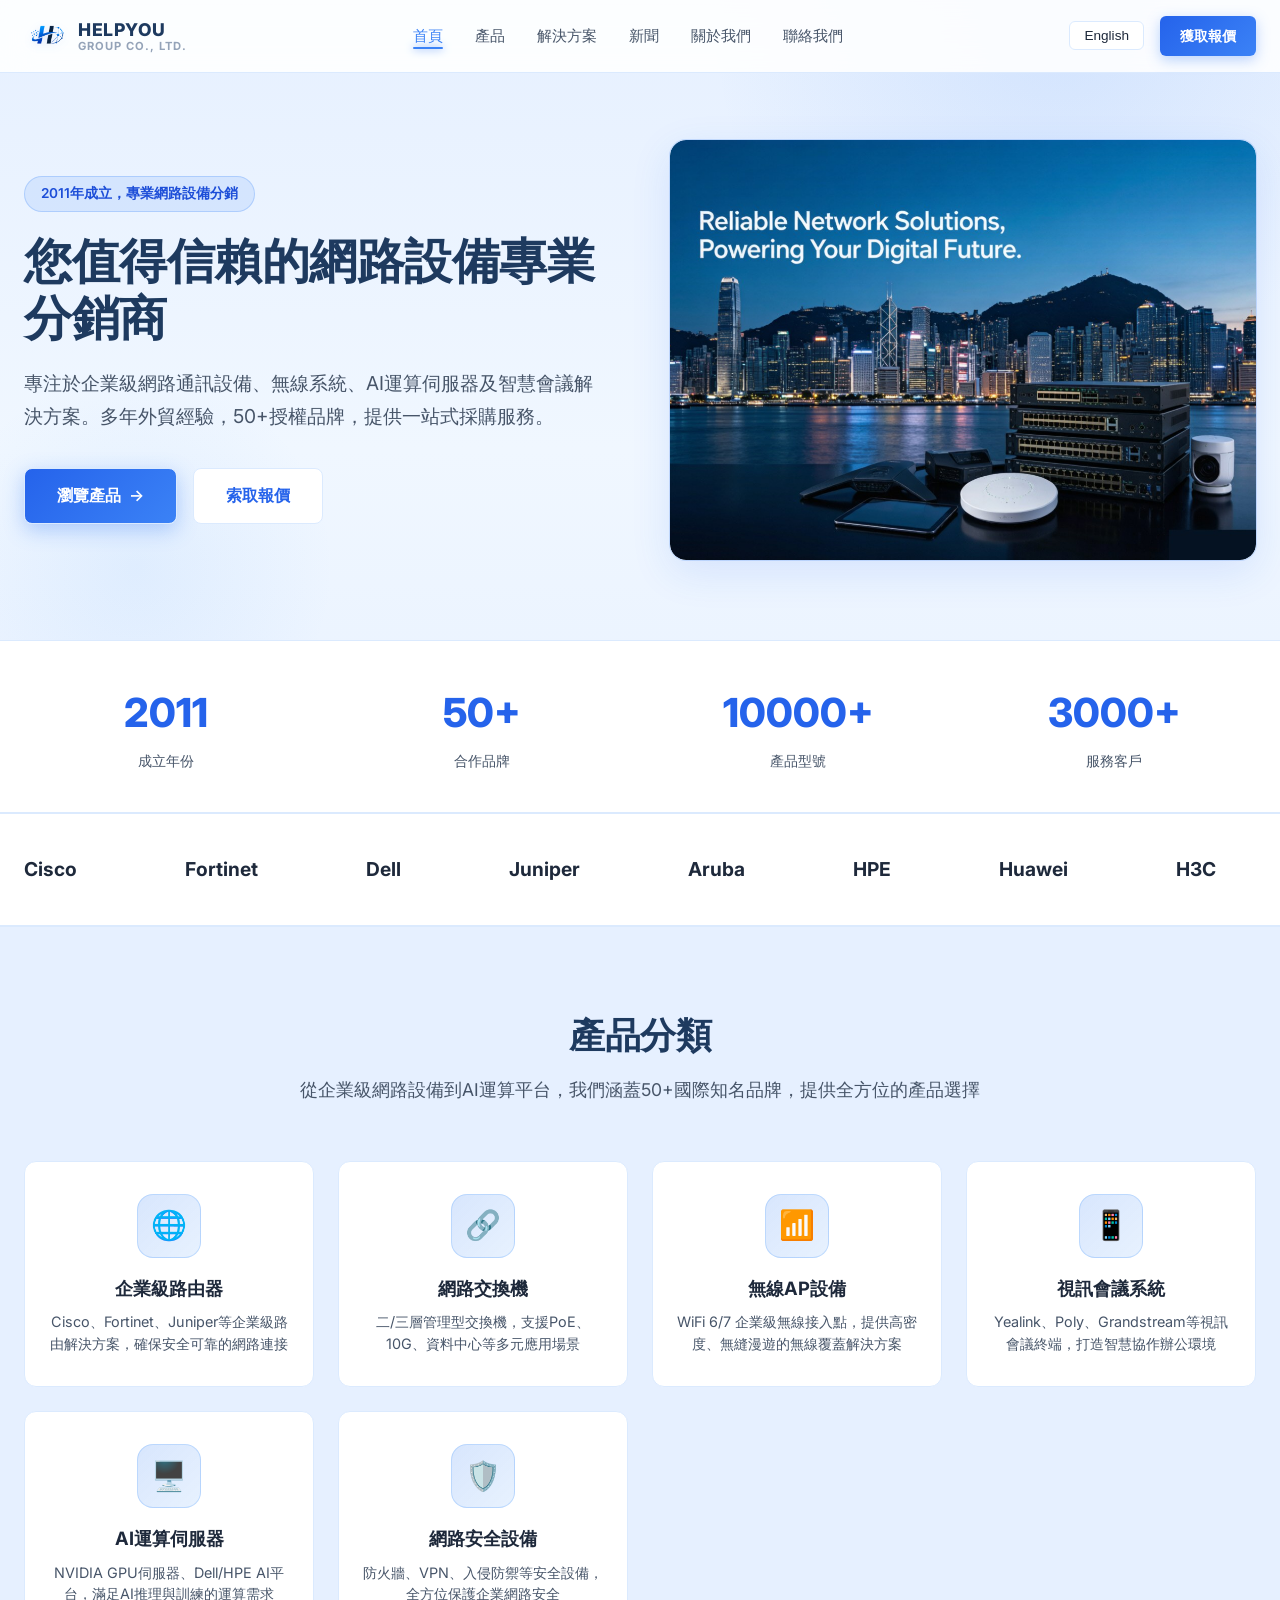
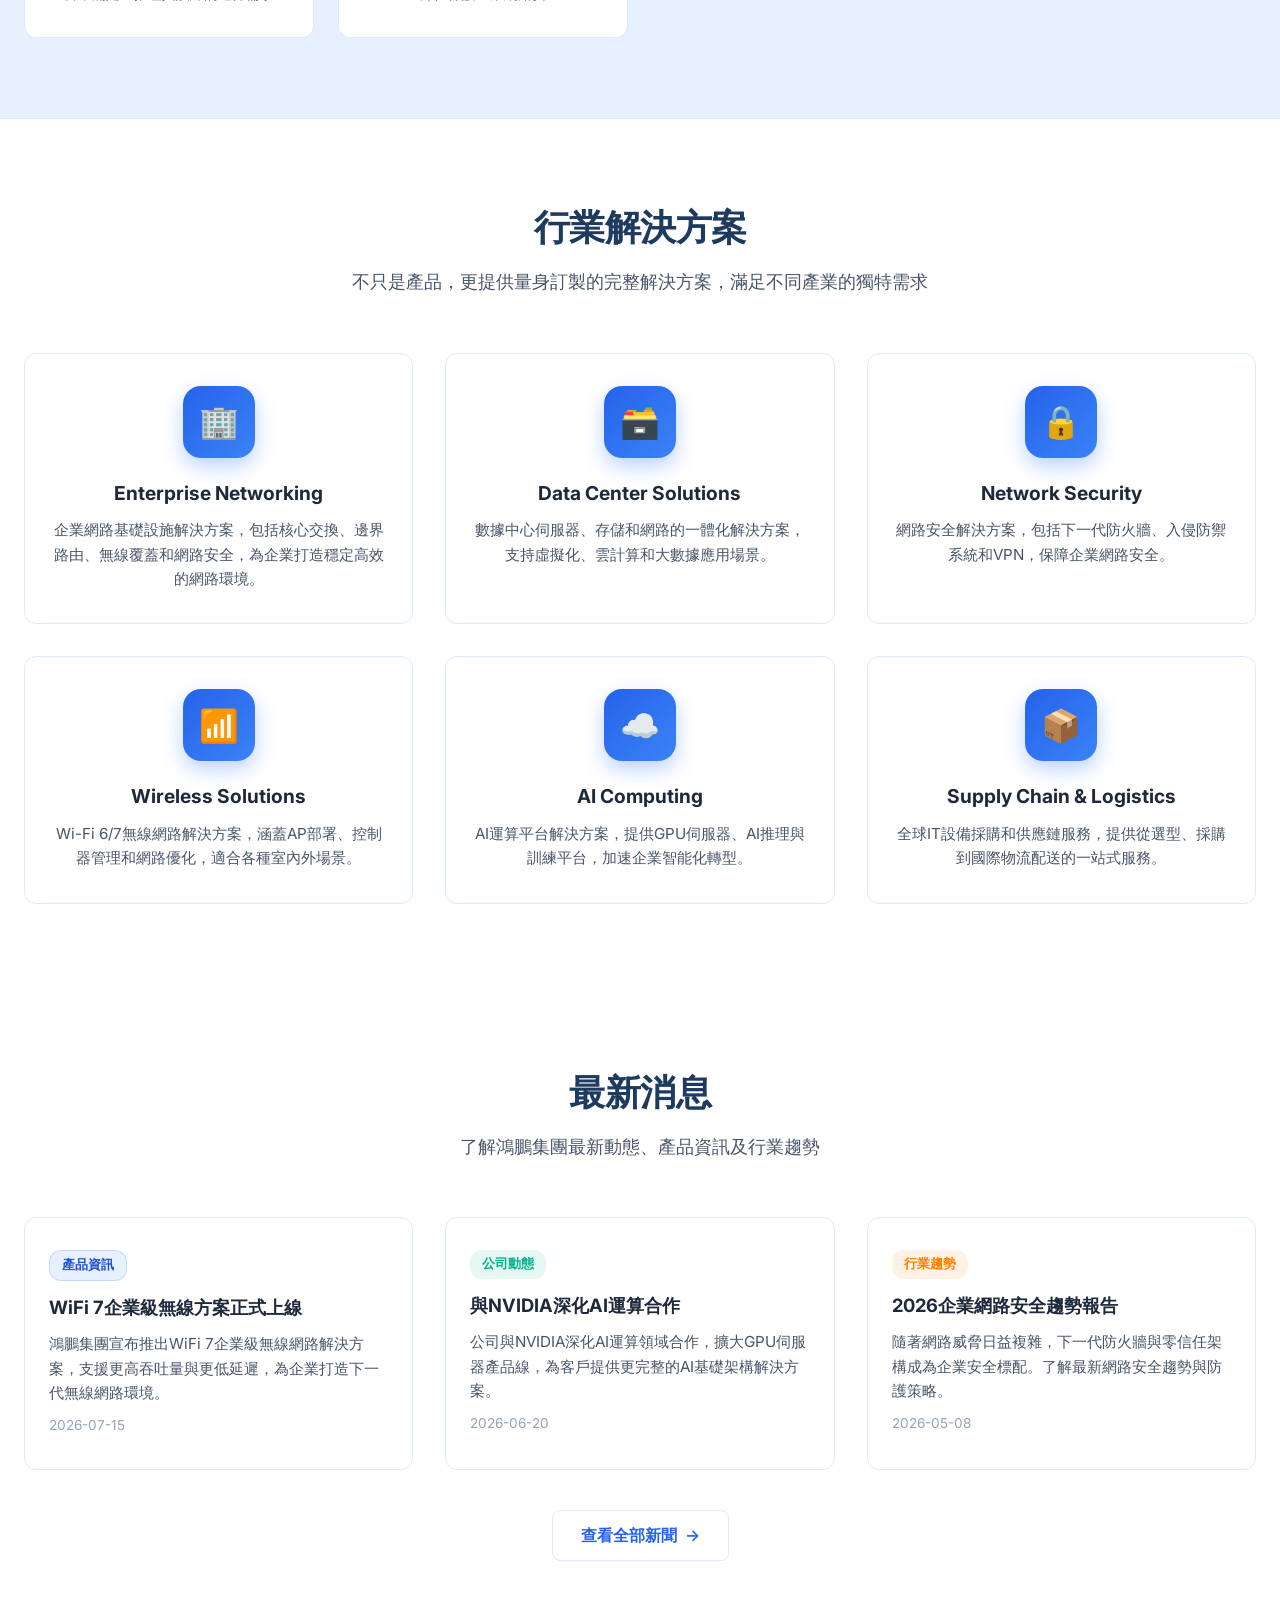
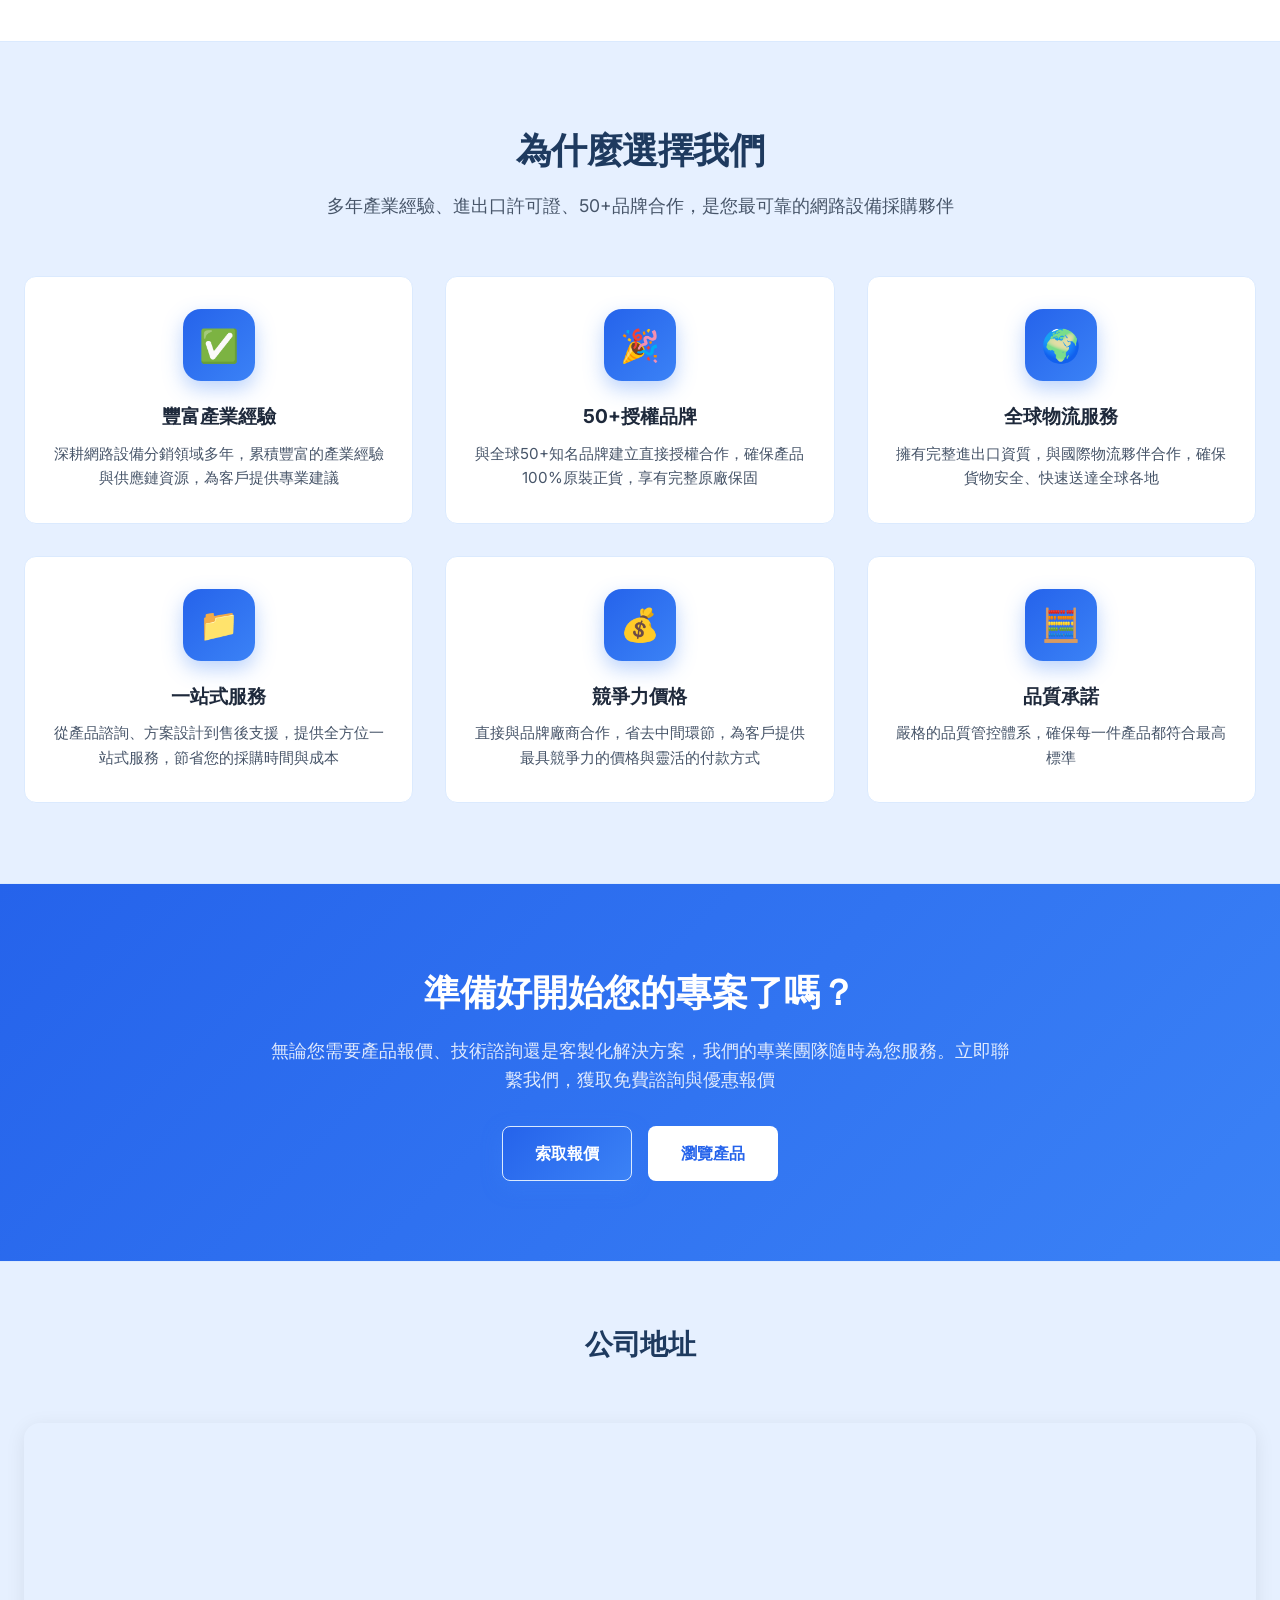
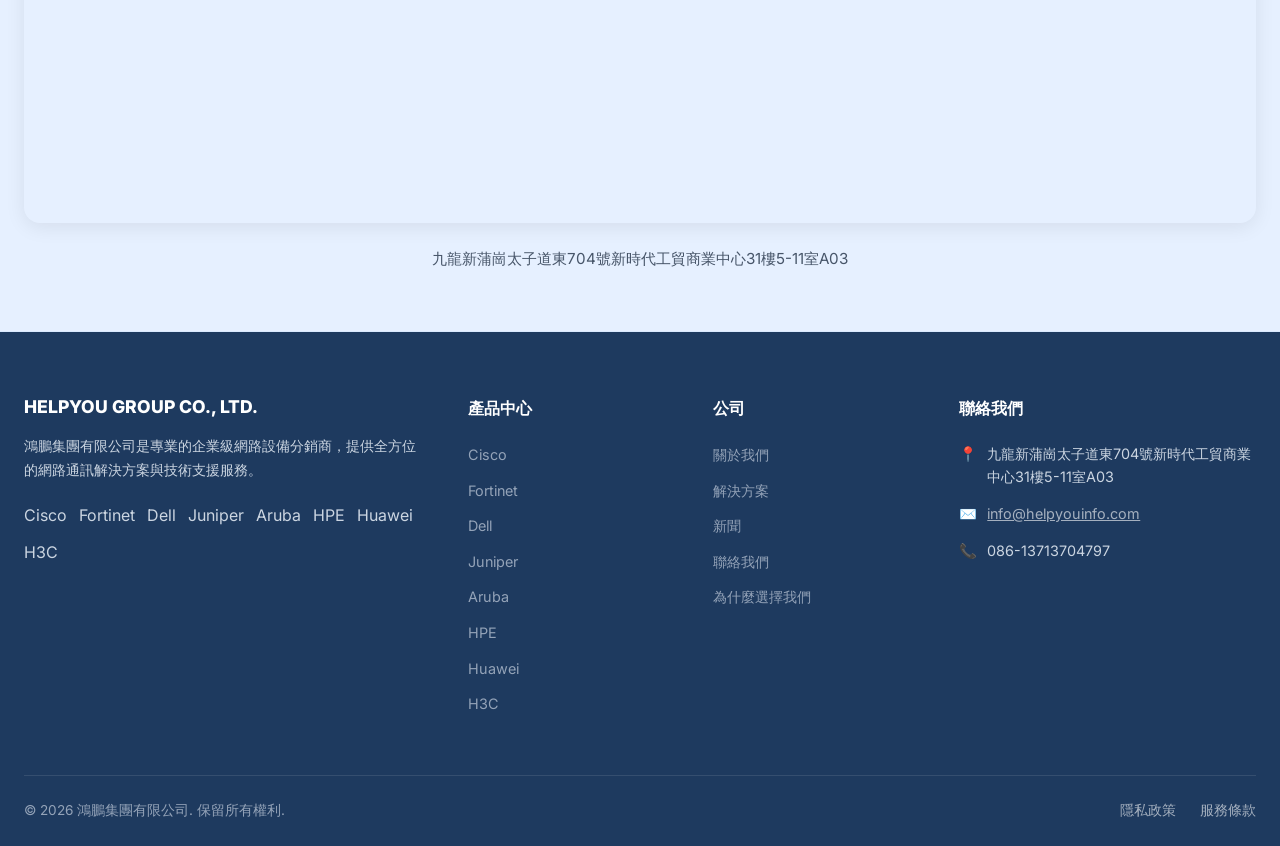
<file: index.html>
<!DOCTYPE html>
<html lang="zh-Hant-HK">
<head>
    <meta charset="UTF-8">
    <meta name="viewport" content="width=device-width, initial-scale=1.0">
    <meta name="description" content="鴻鵬集團有限公司 - 專業網路設備分銷商，代理Cisco、Fortinet、Dell、Juniper、Aruba、HPE、Huawei、H3C、NVIDIA、Yealink等50+品牌網路設備">
    <meta name="keywords" content="網路設備,IT設備,交換機,路由器,伺服器,無線AP,視訊會議,Cisco,Fortinet,Dell,Juniper,Aruba,HPE,Huawei,H3C,NVIDIA,Yealink,香港">
    <title data-i18n="title_home">鴻鵬集團有限公司 - 專業網路設備分銷商 | 企業網路解決方案</title>
    <link rel="stylesheet" href="css/style.css">
    <link href="https://fonts.googleapis.com/css2?family=Inter:wght@400;500;600;700;800&display=swap" rel="stylesheet">
</head>
<body data-page="home">
    <div id="header-placeholder"></div>

    <!-- Hero Section -->
    <section class="hero">
        <div class="hero-container">
            <div class="hero-content">
                <div style="display:inline-block; background: rgba(59,130,246,0.12); color: var(--accent-dark); padding: 6px 16px; border-radius: 20px; font-size: 0.85rem; font-weight: 600; margin-bottom: 20px; border: 1px solid rgba(59,130,246,0.25);" data-i18n="hero_badge">2011年成立，專業網路設備分銷</div>
                <h1 data-i18n="hero_title">您值得信賴的網路設備專業分銷商</h1>
                <p class="hero-subtitle" data-i18n="hero_subtitle">專注於企業級網路通訊設備、無線系統、AI運算伺服器及智慧會議解決方案。多年外貿經驗，50+授權品牌，提供一站式採購服務。</p>
                <div class="hero-buttons">
                    <a href="products.html" class="btn-primary">
                        <span data-i18n="hero_btn_browse">瀏覽產品</span>
                        <span>&rarr;</span>
                    </a>
                    <a href="contact.html" class="btn-secondary">
                        <span data-i18n="hero_btn_quote">索取報價</span>
                    </a>
                </div>
            </div>
            <div class="hero-visual">
                <img class="hero-scene-img" src="images/hero-bg-hk.jpg" alt="Hong Kong Skyline with Data Center & AI Network">
            </div>
        </div>
    </section>

    <!-- Stats Bar -->
    <section class="stats-bar">
        <div class="stats-container">
            <div class="stat-item">
                <div class="stat-number" data-i18n="stat_1_num">2011</div>
                <div class="stat-label" data-i18n="stat_1_label">成立年份</div>
            </div>
            <div class="stat-item">
                <div class="stat-number" data-i18n="stat_2_num">50+</div>
                <div class="stat-label" data-i18n="stat_2_label">合作品牌</div>
            </div>
            <div class="stat-item">
                <div class="stat-number" data-i18n="stat_3_num">10000+</div>
                <div class="stat-label" data-i18n="stat_3_label">產品型號</div>
            </div>
            <div class="stat-item">
                <div class="stat-number" data-i18n="stat_4_num">3000+</div>
                <div class="stat-label" data-i18n="stat_4_label">服務客戶</div>
            </div>
        </div>
    </section>

    <!-- Brand Marquee -->
    <div class="brand-marquee">
        <div class="brand-marquee-track">
            <span class="brand-marquee-item" style="font-size: 1.2rem; font-weight: 700; color: var(--text-dark); margin: 0 24px;">Cisco</span>
            <span class="brand-marquee-item" style="font-size: 1.2rem; font-weight: 700; color: var(--text-dark); margin: 0 24px;">Fortinet</span>
            <span class="brand-marquee-item" style="font-size: 1.2rem; font-weight: 700; color: var(--text-dark); margin: 0 24px;">Dell</span>
            <span class="brand-marquee-item" style="font-size: 1.2rem; font-weight: 700; color: var(--text-dark); margin: 0 24px;">Juniper</span>
            <span class="brand-marquee-item" style="font-size: 1.2rem; font-weight: 700; color: var(--text-dark); margin: 0 24px;">Aruba</span>
            <span class="brand-marquee-item" style="font-size: 1.2rem; font-weight: 700; color: var(--text-dark); margin: 0 24px;">HPE</span>
            <span class="brand-marquee-item" style="font-size: 1.2rem; font-weight: 700; color: var(--text-dark); margin: 0 24px;">Huawei</span>
            <span class="brand-marquee-item" style="font-size: 1.2rem; font-weight: 700; color: var(--text-dark); margin: 0 24px;">H3C</span>
            <span class="brand-marquee-item" style="font-size: 1.2rem; font-weight: 700; color: var(--text-dark); margin: 0 24px;">NVIDIA</span>
            <span class="brand-marquee-item" style="font-size: 1.2rem; font-weight: 700; color: var(--text-dark); margin: 0 24px;">Yealink</span>
            <span class="brand-marquee-item" style="font-size: 1.2rem; font-weight: 700; color: var(--text-dark); margin: 0 24px;">Cisco</span>
            <span class="brand-marquee-item" style="font-size: 1.2rem; font-weight: 700; color: var(--text-dark); margin: 0 24px;">Fortinet</span>
            <span class="brand-marquee-item" style="font-size: 1.2rem; font-weight: 700; color: var(--text-dark); margin: 0 24px;">Dell</span>
            <span class="brand-marquee-item" style="font-size: 1.2rem; font-weight: 700; color: var(--text-dark); margin: 0 24px;">Juniper</span>
            <span class="brand-marquee-item" style="font-size: 1.2rem; font-weight: 700; color: var(--text-dark); margin: 0 24px;">Aruba</span>
            <span class="brand-marquee-item" style="font-size: 1.2rem; font-weight: 700; color: var(--text-dark); margin: 0 24px;">HPE</span>
            <span class="brand-marquee-item" style="font-size: 1.2rem; font-weight: 700; color: var(--text-dark); margin: 0 24px;">Huawei</span>
            <span class="brand-marquee-item" style="font-size: 1.2rem; font-weight: 700; color: var(--text-dark); margin: 0 24px;">H3C</span>
            <span class="brand-marquee-item" style="font-size: 1.2rem; font-weight: 700; color: var(--text-dark); margin: 0 24px;">NVIDIA</span>
            <span class="brand-marquee-item" style="font-size: 1.2rem; font-weight: 700; color: var(--text-dark); margin: 0 24px;">Yealink</span>
        </div>
    </div>

    <!-- Product Categories Section -->
    <section class="section section-gray">
        <div class="section-container">
            <div class="section-header">
                <h2 class="section-title" data-i18n="categories_title">產品分類</h2>
                <p class="section-subtitle" data-i18n="categories_subtitle">從企業級網路設備到AI運算平台，我們涵蓋50+國際知名品牌，提供全方位的產品選擇</p>
            </div>
            <div class="category-grid">
                <a href="products.html" class="category-card" style="text-decoration: none; color: inherit;">
                    <div class="category-icon">&#127760;</div>
                    <div class="category-title" data-i18n="cat_router">企業級路由器</div>
                    <div class="category-desc" data-i18n="cat_router_desc">Cisco、Fortinet、Juniper等企業級路由解決方案，確保安全可靠的網路連接</div>
                </a>
                <a href="products.html" class="category-card" style="text-decoration: none; color: inherit;">
                    <div class="category-icon">&#128279;</div>
                    <div class="category-title" data-i18n="cat_switch">網路交換機</div>
                    <div class="category-desc" data-i18n="cat_switch_desc">二/三層管理型交換機，支援PoE、10G、資料中心等多元應用場景</div>
                </a>
                <a href="products.html" class="category-card" style="text-decoration: none; color: inherit;">
                    <div class="category-icon">&#128246;</div>
                    <div class="category-title" data-i18n="cat_ap">無線AP設備</div>
                    <div class="category-desc" data-i18n="cat_ap_desc">WiFi 6/7 企業級無線接入點，提供高密度、無縫漫遊的無線覆蓋解決方案</div>
                </a>
                <a href="products.html" class="category-card" style="text-decoration: none; color: inherit;">
                    <div class="category-icon">&#128241;</div>
                    <div class="category-title" data-i18n="cat_video">視訊會議系統</div>
                    <div class="category-desc" data-i18n="cat_video_desc">Yealink、Poly、Grandstream等視訊會議終端，打造智慧協作辦公環境</div>
                </a>
                <a href="products.html" class="category-card" style="text-decoration: none; color: inherit;">
                    <div class="category-icon">&#128421;&#65039;</div>
                    <div class="category-title" data-i18n="cat_server">AI運算伺服器</div>
                    <div class="category-desc" data-i18n="cat_server_desc">NVIDIA GPU伺服器、Dell/HPE AI平台，滿足AI推理與訓練的運算需求</div>
                </a>
                <a href="products.html" class="category-card" style="text-decoration: none; color: inherit;">
                    <div class="category-icon">&#128737;&#65039;</div>
                    <div class="category-title" data-i18n="cat_security">網路安全設備</div>
                    <div class="category-desc" data-i18n="cat_security_desc">防火牆、VPN、入侵防禦等安全設備，全方位保護企業網路安全</div>
                </a>
            </div>
        </div>
    </section>

    <!-- Solutions Section -->
    <section class="section" id="solutions">
        <div class="section-container">
            <div class="section-header">
                <h2 class="section-title" data-i18n="solutions_title">行業解決方案</h2>
                <p class="section-subtitle" data-i18n="solutions_subtitle">不只是產品，更提供量身訂製的完整解決方案，滿足不同產業的獨特需求</p>
            </div>
            <div class="features-grid">
                <div class="feature-card">
                    <div class="feature-icon">&#127970;</div>
                    <h3 class="feature-title" style="font-size: 1.2rem; font-weight: 700; margin-bottom: 10px;">Enterprise Networking</h3>
                    <p class="feature-desc" style="font-size: 0.95rem; color: var(--text-medium);">
                        <span data-i18n="solutions_networking_desc">企業網路基礎設施解決方案，包括核心交換、邊界路由、無線覆蓋和網路安全，為企業打造穩定高效的網路環境。</span>
                    </p>
                </div>
                <div class="feature-card">
                    <div class="feature-icon">&#128451;&#65039;</div>
                    <h3 class="feature-title" style="font-size: 1.2rem; font-weight: 700; margin-bottom: 10px;">Data Center Solutions</h3>
                    <p class="feature-desc" style="font-size: 0.95rem; color: var(--text-medium);">
                        <span data-i18n="solutions_datacenter_desc">數據中心伺服器、存儲和網路的一體化解決方案，支持虛擬化、雲計算和大數據應用場景。</span>
                    </p>
                </div>
                <div class="feature-card">
                    <div class="feature-icon">&#128274;</div>
                    <h3 class="feature-title" style="font-size: 1.2rem; font-weight: 700; margin-bottom: 10px;">Network Security</h3>
                    <p class="feature-desc" style="font-size: 0.95rem; color: var(--text-medium);">
                        <span data-i18n="solutions_security_desc">網路安全解決方案，包括下一代防火牆、入侵防禦系統和VPN，保障企業網路安全。</span>
                    </p>
                </div>
                <div class="feature-card">
                    <div class="feature-icon">&#128246;</div>
                    <h3 class="feature-title" style="font-size: 1.2rem; font-weight: 700; margin-bottom: 10px;">Wireless Solutions</h3>
                    <p class="feature-desc" style="font-size: 0.95rem; color: var(--text-medium);">
                        <span data-i18n="solutions_wireless_desc">Wi-Fi 6/7無線網路解決方案，涵蓋AP部署、控制器管理和網路優化，適合各種室內外場景。</span>
                    </p>
                </div>
                <div class="feature-card">
                    <div class="feature-icon">&#9729;&#65039;</div>
                    <h3 class="feature-title" style="font-size: 1.2rem; font-weight: 700; margin-bottom: 10px;">AI Computing</h3>
                    <p class="feature-desc" style="font-size: 0.95rem; color: var(--text-medium);">
                        <span data-i18n="solutions_ai_desc">AI運算平台解決方案，提供GPU伺服器、AI推理與訓練平台，加速企業智能化轉型。</span>
                    </p>
                </div>
                <div class="feature-card">
                    <div class="feature-icon">&#128230;</div>
                    <h3 class="feature-title" style="font-size: 1.2rem; font-weight: 700; margin-bottom: 10px;">Supply Chain & Logistics</h3>
                    <p class="feature-desc" style="font-size: 0.95rem; color: var(--text-medium);">
                        <span data-i18n="solutions_supply_desc">全球IT設備採購和供應鏈服務，提供從選型、採購到國際物流配送的一站式服務。</span>
                    </p>
                </div>
            </div>
        </div>
    </section>

    <!-- News Section -->
    <section class="section" id="news">
        <div class="section-container">
            <div class="section-header">
                <h2 class="section-title" data-i18n="news_title">最新消息</h2>
                <p class="section-subtitle" data-i18n="news_subtitle">了解鴻鵬集團最新動態、產品資訊及行業趨勢</p>
            </div>
            <div class="features-grid">
                <div class="feature-card" style="text-align: left;">
                    <div style="display: inline-block; background: rgba(59,130,246,0.12); color: var(--accent-dark); padding: 4px 12px; border-radius: 12px; font-size: 0.8rem; font-weight: 600; margin-bottom: 12px; border: 1px solid rgba(59,130,246,0.2);" data-i18n="news_tag_1">產品資訊</div>
                    <h3 class="feature-title" style="font-size: 1.15rem; font-weight: 700; margin-bottom: 10px;" data-i18n="news_1_title">WiFi 7企業級無線方案正式上線</h3>
                    <p class="feature-desc" style="font-size: 0.95rem; color: var(--text-medium);" data-i18n="news_1_desc">鴻鵬集團宣布推出WiFi 7企業級無線網路解決方案，支援更高吞吐量與更低延遲，為企業打造下一代無線網路環境。</p>
                    <div style="font-size: 0.85rem; color: var(--text-light); margin-top: 10px;" data-i18n="news_1_date">2026-07-15</div>
                </div>
                <div class="feature-card" style="text-align: left;">
                    <div style="display: inline-block; background: rgba(0,179,136,0.1); color: #00b388; padding: 4px 12px; border-radius: 12px; font-size: 0.8rem; font-weight: 600; margin-bottom: 12px;" data-i18n="news_tag_2">公司動態</div>
                    <h3 class="feature-title" style="font-size: 1.15rem; font-weight: 700; margin-bottom: 10px;" data-i18n="news_2_title">與NVIDIA深化AI運算合作</h3>
                    <p class="feature-desc" style="font-size: 0.95rem; color: var(--text-medium);" data-i18n="news_2_desc">公司與NVIDIA深化AI運算領域合作，擴大GPU伺服器產品線，為客戶提供更完整的AI基礎架構解決方案。</p>
                    <div style="font-size: 0.85rem; color: var(--text-light); margin-top: 10px;" data-i18n="news_2_date">2026-06-20</div>
                </div>
                <div class="feature-card" style="text-align: left;">
                    <div style="display: inline-block; background: rgba(255,127,0,0.1); color: #ff7f00; padding: 4px 12px; border-radius: 12px; font-size: 0.8rem; font-weight: 600; margin-bottom: 12px;" data-i18n="news_tag_3">行業趨勢</div>
                    <h3 class="feature-title" style="font-size: 1.15rem; font-weight: 700; margin-bottom: 10px;" data-i18n="news_3_title">2026企業網路安全趨勢報告</h3>
                    <p class="feature-desc" style="font-size: 0.95rem; color: var(--text-medium);" data-i18n="news_3_desc">隨著網路威脅日益複雜，下一代防火牆與零信任架構成為企業安全標配。了解最新網路安全趨勢與防護策略。</p>
                    <div style="font-size: 0.85rem; color: var(--text-light); margin-top: 10px;" data-i18n="news_3_date">2026-05-08</div>
                </div>
            </div>
            <div style="text-align: center; margin-top: 40px;">
                <a href="news.html" class="btn-secondary" style="display: inline-flex; padding: 12px 28px;">
                    <span data-i18n="news_view_all">查看全部新聞</span>
                    <span>&rarr;</span>
                </a>
            </div>
        </div>
    </section>

    <!-- Why Choose Us Section -->
    <section class="section section-gray" id="why">
        <div class="section-container">
            <div class="section-header">
                <h2 class="section-title" data-i18n="why_title">為什麼選擇我們</h2>
                <p class="section-subtitle" data-i18n="why_subtitle">多年產業經驗、進出口許可證、50+品牌合作，是您最可靠的網路設備採購夥伴</p>
            </div>
            <div class="features-grid">
                <div class="feature-card">
                    <div class="feature-icon">&#9989;</div>
                    <h3 class="feature-title" data-i18n="why_1_title">豐富產業經驗</h3>
                    <p class="feature-desc" data-i18n="why_1_desc">深耕網路設備分銷領域多年，累積豐富的產業經驗與供應鏈資源，為客戶提供專業建議</p>
                </div>
                <div class="feature-card">
                    <div class="feature-icon">&#127881;</div>
                    <h3 class="feature-title" data-i18n="why_2_title">50+授權品牌</h3>
                    <p class="feature-desc" data-i18n="why_2_desc">與全球50+知名品牌建立直接授權合作，確保產品100%原裝正貨，享有完整原廠保固</p>
                </div>
                <div class="feature-card">
                    <div class="feature-icon">&#127757;</div>
                    <h3 class="feature-title" data-i18n="why_3_title">全球物流服務</h3>
                    <p class="feature-desc" data-i18n="why_3_desc">擁有完整進出口資質，與國際物流夥伴合作，確保貨物安全、快速送達全球各地</p>
                </div>
                <div class="feature-card">
                    <div class="feature-icon">&#128193;</div>
                    <h3 class="feature-title" data-i18n="why_4_title">一站式服務</h3>
                    <p class="feature-desc" data-i18n="why_4_desc">從產品諮詢、方案設計到售後支援，提供全方位一站式服務，節省您的採購時間與成本</p>
                </div>
                <div class="feature-card">
                    <div class="feature-icon">&#128176;</div>
                    <h3 class="feature-title" data-i18n="why_5_title">競爭力價格</h3>
                    <p class="feature-desc" data-i18n="why_5_desc">直接與品牌廠商合作，省去中間環節，為客戶提供最具競爭力的價格與靈活的付款方式</p>
                </div>
                <div class="feature-card">
                    <div class="feature-icon">&#129518;</div>
                    <h3 class="feature-title" data-i18n="value_6_title">品質承諾</h3>
                    <p class="feature-desc" data-i18n="value_6_desc">嚴格的品質管控體系，確保每一件產品都符合最高標準</p>
                </div>
            </div>
        </div>
    </section>

    <!-- CTA Section -->
    <section class="cta-section">
        <div class="cta-container">
            <h2 class="cta-title" data-i18n="cta_title">準備好開始您的專案了嗎？</h2>
            <p class="cta-subtitle" data-i18n="cta_subtitle">無論您需要產品報價、技術諮詢還是客製化解決方案，我們的專業團隊隨時為您服務。立即聯繫我們，獲取免費諮詢與優惠報價</p>
            <div class="hero-buttons" style="justify-content: center;">
                <a href="contact.html" class="btn-primary">
                    <span data-i18n="cta_btn_quote">索取報價</span>
                </a>
                <a href="products.html" class="btn-secondary">
                    <span data-i18n="cta_btn_browse">瀏覽產品</span>
                </a>
            </div>
        </div>
    </section>

    <!-- Map Section -->
    <section class="section section-gray" style="padding: 60px 0;">
        <div class="section-container">
            <div class="section-header">
                <h2 class="section-title" style="font-size: 1.75rem;" data-i18n="contact_address_label">公司地址</h2>
            </div>
            <div style="border-radius: 16px; overflow: hidden; box-shadow: 0 4px 20px rgba(0,0,0,0.08);">
                <iframe
                    src="https://maps.google.com/maps?q=New+Trend+Centre+704+Prince+Edward+Road+East+San+Po+Kong+Kowloon+Hong+Kong&t=&z=16&ie=UTF8&iwloc=&output=embed"
                    width="100%"
                    height="400"
                    style="border:0; display: block;"
                    allowfullscreen=""
                    loading="lazy"
                    referrerpolicy="no-referrer-when-downgrade">
                </iframe>
            </div>
            <div style="text-align: center; margin-top: 24px; color: var(--text-medium); font-size: 0.95rem;" data-i18n="contact_address_value">
                九龍新蒲崗太子道東704號新時代工貿商業中心31樓5-11室A03
            </div>
        </div>
    </section>

    <div id="footer-placeholder"></div>

    <script src="js/config.js"></script>
    <script src="js/i18n.js"></script>
    <script src="js/products.js"></script>
    <script src="js/main.js"></script>
    <script src="js/analytics.js"></script>
</body>
</html>
</file>
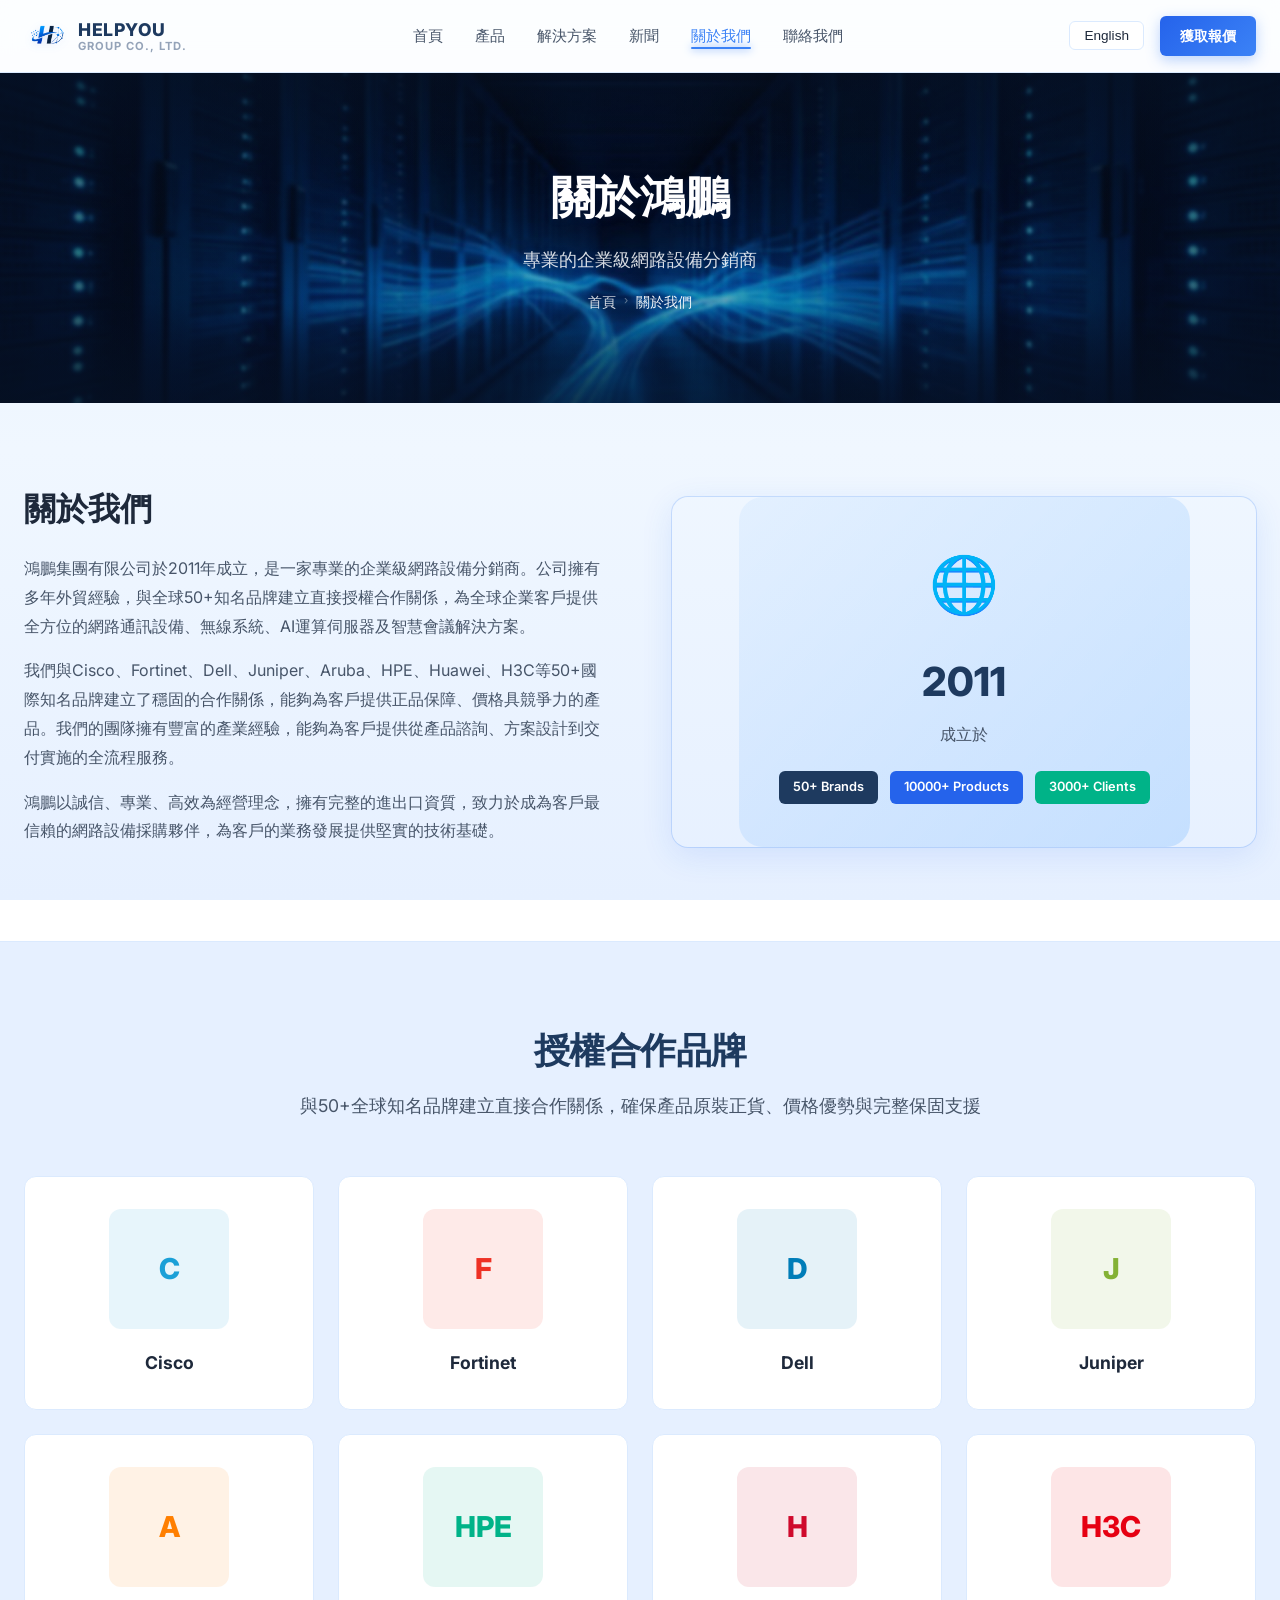
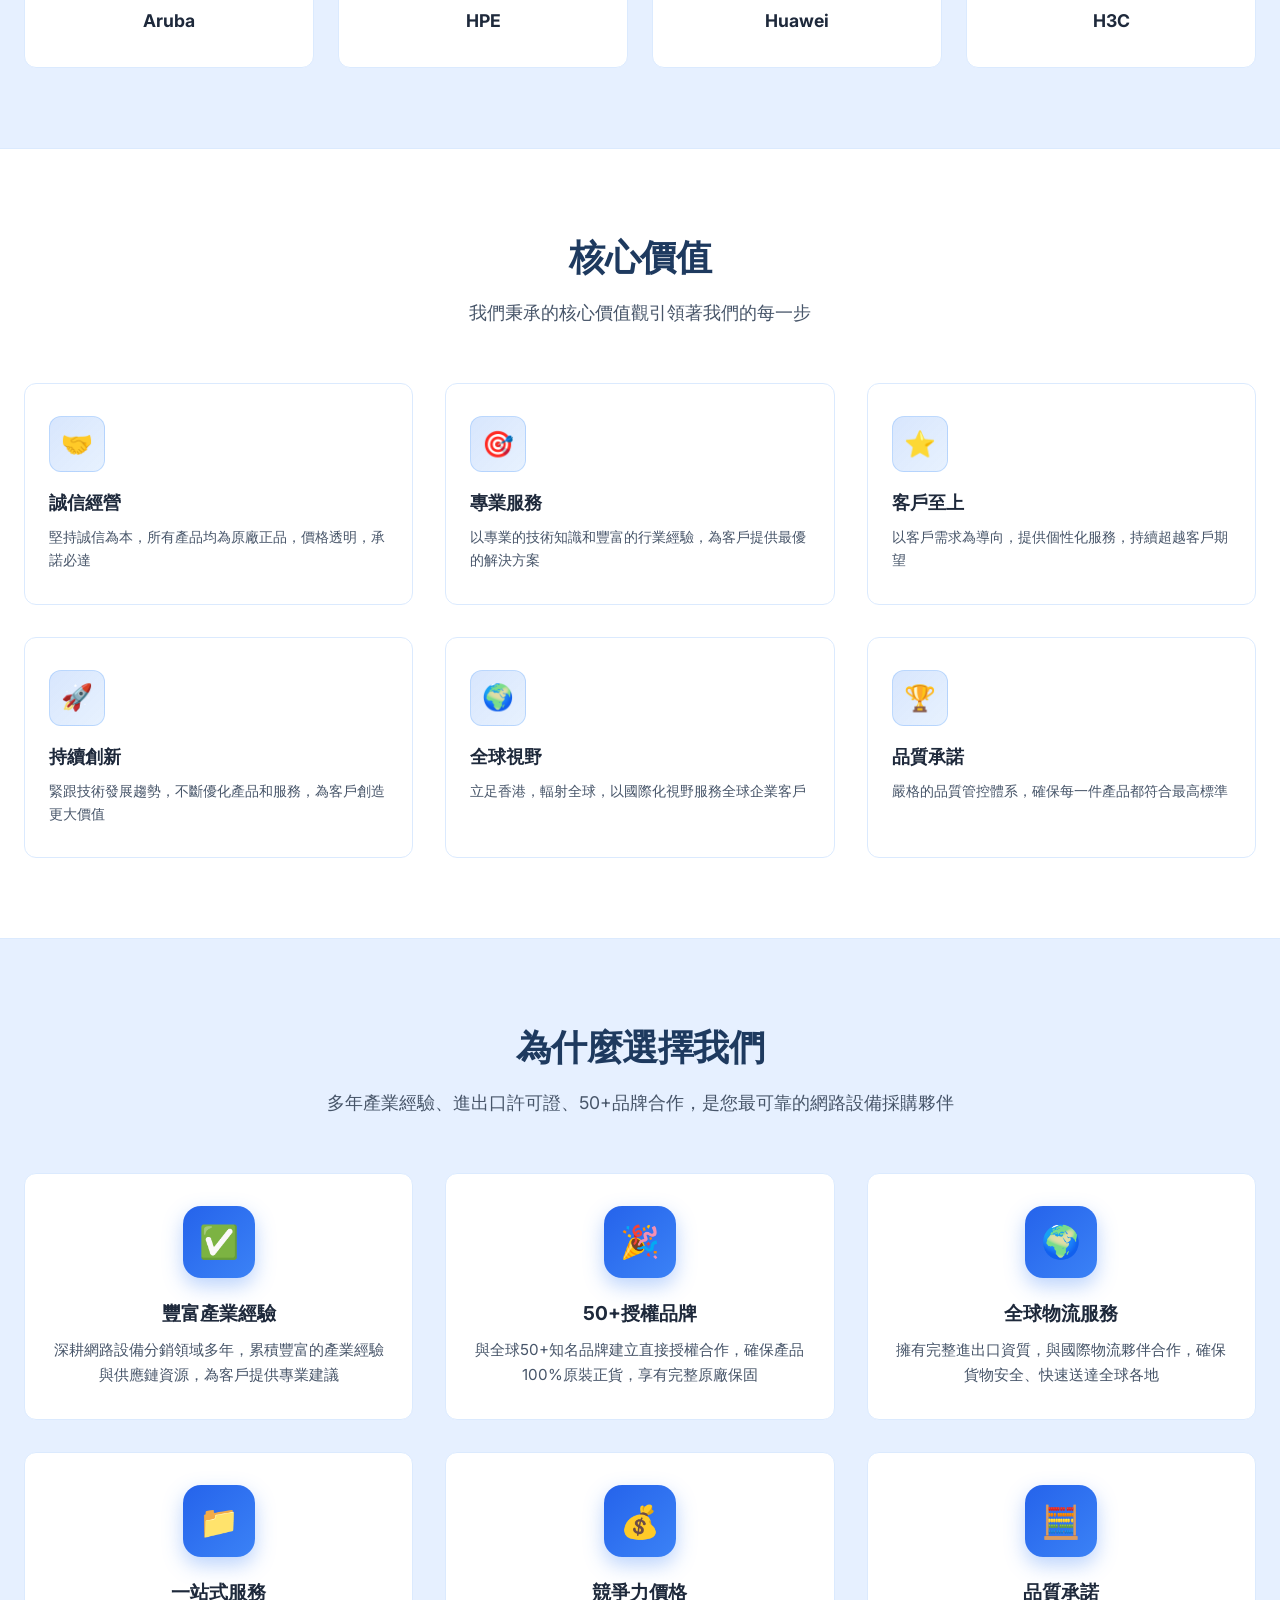
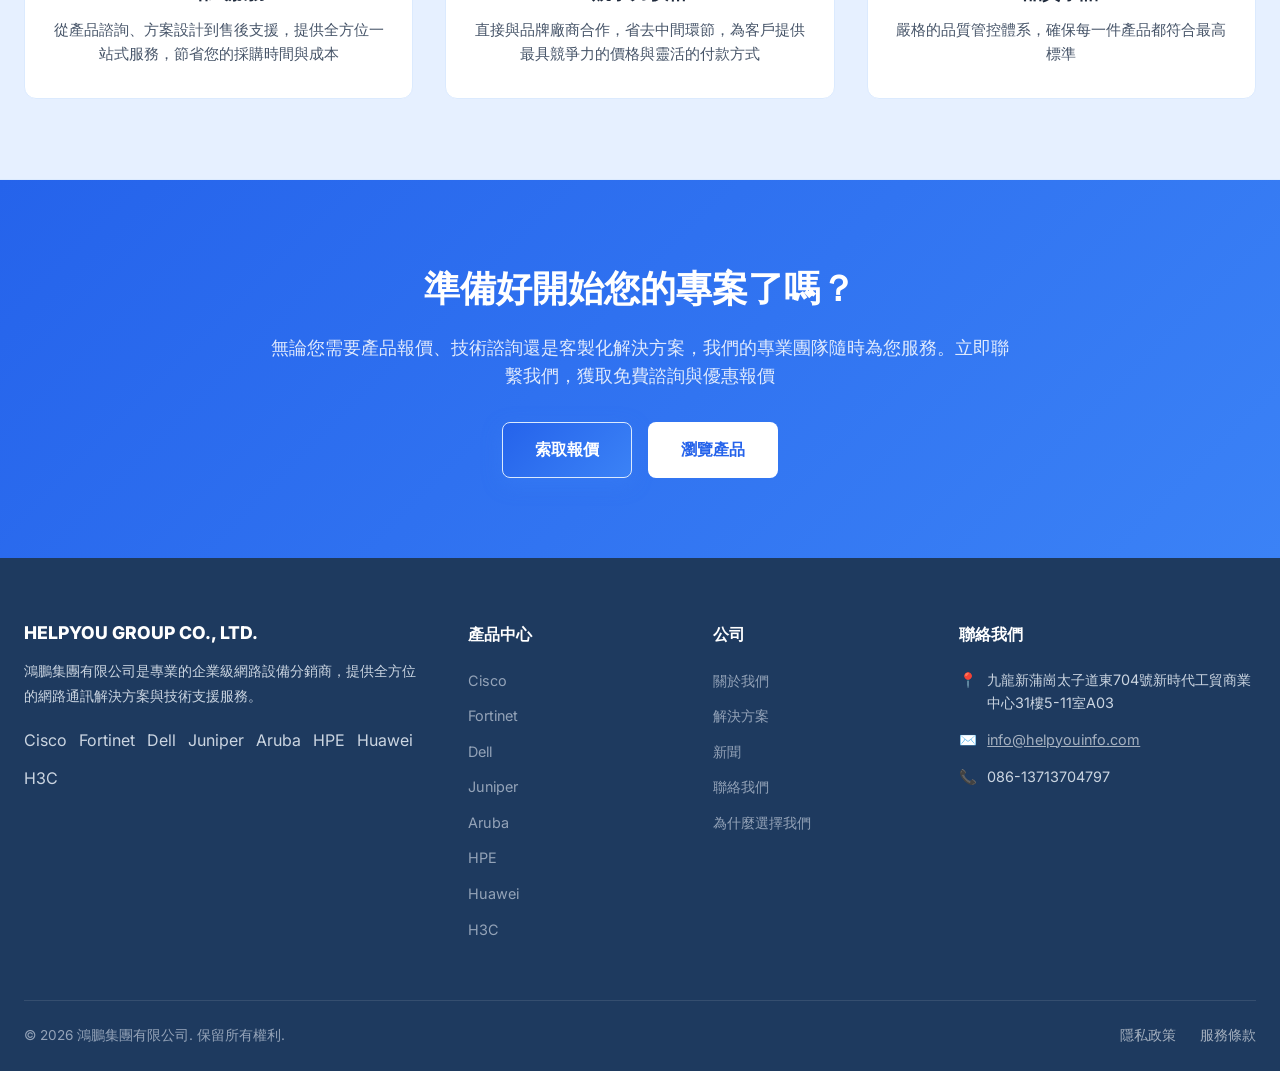
<file: about.html>
<!DOCTYPE html>
<html lang="zh-Hant-HK">
<head>
    <meta charset="UTF-8">
    <meta name="viewport" content="width=device-width, initial-scale=1.0">
    <meta name="description" content="關於鴻鵬集團有限公司 - 專業網路設備分銷與服務提供商">
    <title data-i18n="title_about">關於我們 - 鴻鵬集團有限公司</title>
    <link rel="stylesheet" href="css/style.css">
    <link href="https://fonts.googleapis.com/css2?family=Inter:wght@400;500;600;700;800&display=swap" rel="stylesheet">
</head>
<body data-page="about">
    <div id="header-placeholder"></div>

    <!-- Page Header -->
    <div class="page-header" style="margin-top: 72px;">
        <h1 data-i18n="about_title">關於鴻鵬</h1>
        <p data-i18n="about_subtitle">專業的企業級網路設備分銷商</p>
        <div class="breadcrumb">
            <a href="index.html" data-i18n="nav_home">首頁</a>
            <span class="sep">›</span>
            <span class="current" data-i18n="nav_about">關於我們</span>
        </div>
    </div>

    <!-- About Story Section -->
    <section class="about-section">
        <div class="section-container">
            <div class="about-grid">
                <div class="about-text">
                    <h2 data-i18n="about_story_h2">關於我們</h2>
                    <p data-i18n="about_story_p1">鴻鵬集團有限公司於2011年成立，是一家專業的企業級網路設備分銷商。公司擁有多年外貿經驗，與全球50+知名品牌建立直接授權合作關係，為全球企業客戶提供全方位的網路通訊設備、無線系統、AI運算伺服器及智慧會議解決方案。</p>
                    <p data-i18n="about_story_p2">我們與Cisco、Fortinet、Dell、Juniper、Aruba、HPE、Huawei、H3C等50+國際知名品牌建立了穩固的合作關係，能夠為客戶提供正品保障、價格具競爭力的產品。我們的團隊擁有豐富的產業經驗，能夠為客戶提供從產品諮詢、方案設計到交付實施的全流程服務。</p>
                    <p data-i18n="about_story_p3">鴻鵬以誠信、專業、高效為經營理念，擁有完整的進出口資質，致力於成為客戶最信賴的網路設備採購夥伴，為客戶的業務發展提供堅實的技術基礎。</p>
                </div>
                <div class="about-visual">
                    <div style="background: linear-gradient(135deg, rgba(0,123,255,0.05) 0%, rgba(0,123,255,0.15) 100%); border-radius: 24px; height: 100%; min-height: 350px; display: flex; align-items: center; justify-content: center; flex-direction: column; padding: 40px;">
                        <div style="font-size: 3.5rem; margin-bottom: 20px;">&#127760;</div>
                        <div style="font-size: 2.5rem; font-weight: 800; color: var(--primary); margin-bottom: 8px;">2011</div>
                        <div style="font-size: 1rem; color: var(--text-medium); margin-bottom: 24px;" data-i18n="about_established">成立於</div>
                        <div style="display: flex; gap: 12px; flex-wrap: wrap; justify-content: center;">
                            <span style="background: var(--primary); color: white; padding: 6px 14px; border-radius: 6px; font-size: 0.8rem; font-weight: 600;">50+ Brands</span>
                            <span style="background: var(--accent); color: white; padding: 6px 14px; border-radius: 6px; font-size: 0.8rem; font-weight: 600;">10000+ Products</span>
                            <span style="background: #00b388; color: white; padding: 6px 14px; border-radius: 6px; font-size: 0.8rem; font-weight: 600;">3000+ Clients</span>
                        </div>
                    </div>
                </div>
            </div>
        </div>
    </section>

    <!-- Brand Partners Section -->
    <section class="section section-gray">
        <div class="section-container">
            <div class="section-header">
                <h2 class="section-title" data-i18n="brands_title">授權合作品牌</h2>
                <p class="section-subtitle" data-i18n="brands_subtitle">與50+全球知名品牌建立直接合作關係，確保產品原裝正貨、價格優勢與完整保固支援</p>
            </div>
            <div class="brand-grid">
                <a href="products.html?brand=Cisco" class="brand-card">
                    <div class="brand-logo-box" style="background: rgba(27,160,215,0.1); color: #1ba0d7; font-size: 1.8rem; font-weight: 800;">C</div>
                    <div class="brand-name">Cisco</div>
                </a>
                <a href="products.html?brand=Fortinet" class="brand-card">
                    <div class="brand-logo-box" style="background: rgba(238,49,36,0.1); color: #ee3124; font-size: 1.8rem; font-weight: 800;">F</div>
                    <div class="brand-name">Fortinet</div>
                </a>
                <a href="products.html?brand=Dell" class="brand-card">
                    <div class="brand-logo-box" style="background: rgba(0,125,184,0.1); color: #007db8; font-size: 1.8rem; font-weight: 800;">D</div>
                    <div class="brand-name">Dell</div>
                </a>
                <a href="products.html?brand=Juniper" class="brand-card">
                    <div class="brand-logo-box" style="background: rgba(132,177,53,0.1); color: #84b135; font-size: 1.8rem; font-weight: 800;">J</div>
                    <div class="brand-name">Juniper</div>
                </a>
                <a href="products.html?brand=Aruba" class="brand-card">
                    <div class="brand-logo-box" style="background: rgba(255,127,0,0.1); color: #ff7f00; font-size: 1.8rem; font-weight: 800;">A</div>
                    <div class="brand-name">Aruba</div>
                </a>
                <a href="products.html?brand=HPE" class="brand-card">
                    <div class="brand-logo-box" style="background: rgba(0,179,136,0.1); color: #00b388; font-size: 1.8rem; font-weight: 800;">HPE</div>
                    <div class="brand-name">HPE</div>
                </a>
                <a href="products.html?brand=Huawei" class="brand-card">
                    <div class="brand-logo-box" style="background: rgba(207,10,44,0.1); color: #cf0a2c; font-size: 1.8rem; font-weight: 800;">H</div>
                    <div class="brand-name">Huawei</div>
                </a>
                <a href="products.html?brand=H3C" class="brand-card">
                    <div class="brand-logo-box" style="background: rgba(230,0,18,0.1); color: #e60012; font-size: 1.8rem; font-weight: 800;">H3C</div>
                    <div class="brand-name">H3C</div>
                </a>
            </div>
        </div>
    </section>

    <!-- Core Values Section -->
    <section class="section">
        <div class="section-container">
            <div class="section-header">
                <h2 class="section-title" data-i18n="about_values_title">核心價值</h2>
                <p class="section-subtitle" data-i18n="about_values_subtitle">我們秉承的核心價值觀引領著我們的每一步</p>
            </div>
            <div class="values-grid">
                <div class="value-card">
                    <div class="value-icon">&#129309;</div>
                    <h3 class="value-title" data-i18n="value_1_title">誠信經營</h3>
                    <p class="value-desc" data-i18n="value_1_desc">堅持誠信為本，所有產品均為原廠正品，價格透明，承諾必達</p>
                </div>
                <div class="value-card">
                    <div class="value-icon">&#127919;</div>
                    <h3 class="value-title" data-i18n="value_2_title">專業服務</h3>
                    <p class="value-desc" data-i18n="value_2_desc">以專業的技術知識和豐富的行業經驗，為客戶提供最優的解決方案</p>
                </div>
                <div class="value-card">
                    <div class="value-icon">&#11088;</div>
                    <h3 class="value-title" data-i18n="value_3_title">客戶至上</h3>
                    <p class="value-desc" data-i18n="value_3_desc">以客戶需求為導向，提供個性化服務，持續超越客戶期望</p>
                </div>
                <div class="value-card">
                    <div class="value-icon">&#128640;</div>
                    <h3 class="value-title" data-i18n="value_4_title">持續創新</h3>
                    <p class="value-desc" data-i18n="value_4_desc">緊跟技術發展趨勢，不斷優化產品和服務，為客戶創造更大價值</p>
                </div>
                <div class="value-card">
                    <div class="value-icon">&#127757;</div>
                    <h3 class="value-title" data-i18n="value_5_title">全球視野</h3>
                    <p class="value-desc" data-i18n="value_5_desc">立足香港，輻射全球，以國際化視野服務全球企業客戶</p>
                </div>
                <div class="value-card">
                    <div class="value-icon">&#127942;</div>
                    <h3 class="value-title" data-i18n="value_6_title">品質承諾</h3>
                    <p class="value-desc" data-i18n="value_6_desc">嚴格的品質管控體系，確保每一件產品都符合最高標準</p>
                </div>
            </div>
        </div>
    </section>

    <!-- Why Choose Us Section -->
    <section class="section section-gray" id="why">
        <div class="section-container">
            <div class="section-header">
                <h2 class="section-title" data-i18n="why_title">為什麼選擇我們</h2>
                <p class="section-subtitle" data-i18n="why_subtitle">多年產業經驗、進出口許可證、50+品牌合作，是您最可靠的網路設備採購夥伴</p>
            </div>
            <div class="features-grid">
                <div class="feature-card">
                    <div class="feature-icon">&#9989;</div>
                    <h3 class="feature-title" data-i18n="why_1_title">豐富產業經驗</h3>
                    <p class="feature-desc" data-i18n="why_1_desc">深耕網路設備分銷領域多年，累積豐富的產業經驗與供應鏈資源，為客戶提供專業建議</p>
                </div>
                <div class="feature-card">
                    <div class="feature-icon">&#127881;</div>
                    <h3 class="feature-title" data-i18n="why_2_title">50+授權品牌</h3>
                    <p class="feature-desc" data-i18n="why_2_desc">與全球50+知名品牌建立直接授權合作，確保產品100%原裝正貨，享有完整原廠保固</p>
                </div>
                <div class="feature-card">
                    <div class="feature-icon">&#127757;</div>
                    <h3 class="feature-title" data-i18n="why_3_title">全球物流服務</h3>
                    <p class="feature-desc" data-i18n="why_3_desc">擁有完整進出口資質，與國際物流夥伴合作，確保貨物安全、快速送達全球各地</p>
                </div>
                <div class="feature-card">
                    <div class="feature-icon">&#128193;</div>
                    <h3 class="feature-title" data-i18n="why_4_title">一站式服務</h3>
                    <p class="feature-desc" data-i18n="why_4_desc">從產品諮詢、方案設計到售後支援，提供全方位一站式服務，節省您的採購時間與成本</p>
                </div>
                <div class="feature-card">
                    <div class="feature-icon">&#128176;</div>
                    <h3 class="feature-title" data-i18n="why_5_title">競爭力價格</h3>
                    <p class="feature-desc" data-i18n="why_5_desc">直接與品牌廠商合作，省去中間環節，為客戶提供最具競爭力的價格與靈活的付款方式</p>
                </div>
                <div class="feature-card">
                    <div class="feature-icon">&#129518;</div>
                    <h3 class="feature-title" data-i18n="value_6_title">品質承諾</h3>
                    <p class="feature-desc" data-i18n="value_6_desc">嚴格的品質管控體系，確保每一件產品都符合最高標準</p>
                </div>
            </div>
        </div>
    </section>

    <!-- CTA Section -->
    <section class="cta-section">
        <div class="cta-container">
            <h2 class="cta-title" data-i18n="cta_title">準備好開始您的專案了嗎？</h2>
            <p class="cta-subtitle" data-i18n="cta_subtitle">無論您需要產品報價、技術諮詢還是客製化解決方案，我們的專業團隊隨時為您服務。立即聯繫我們，獲取免費諮詢與優惠報價</p>
            <div class="hero-buttons" style="justify-content: center;">
                <a href="contact.html" class="btn-primary">
                    <span data-i18n="cta_btn_quote">索取報價</span>
                </a>
                <a href="products.html" class="btn-secondary">
                    <span data-i18n="cta_btn_browse">瀏覽產品</span>
                </a>
            </div>
        </div>
    </section>

    <div id="footer-placeholder"></div>

    <script src="js/config.js"></script>
    <script src="js/i18n.js"></script>
    <script src="js/products.js"></script>
    <script src="js/main.js"></script>
    <script src="js/analytics.js"></script>
</body>
</html>
</file>
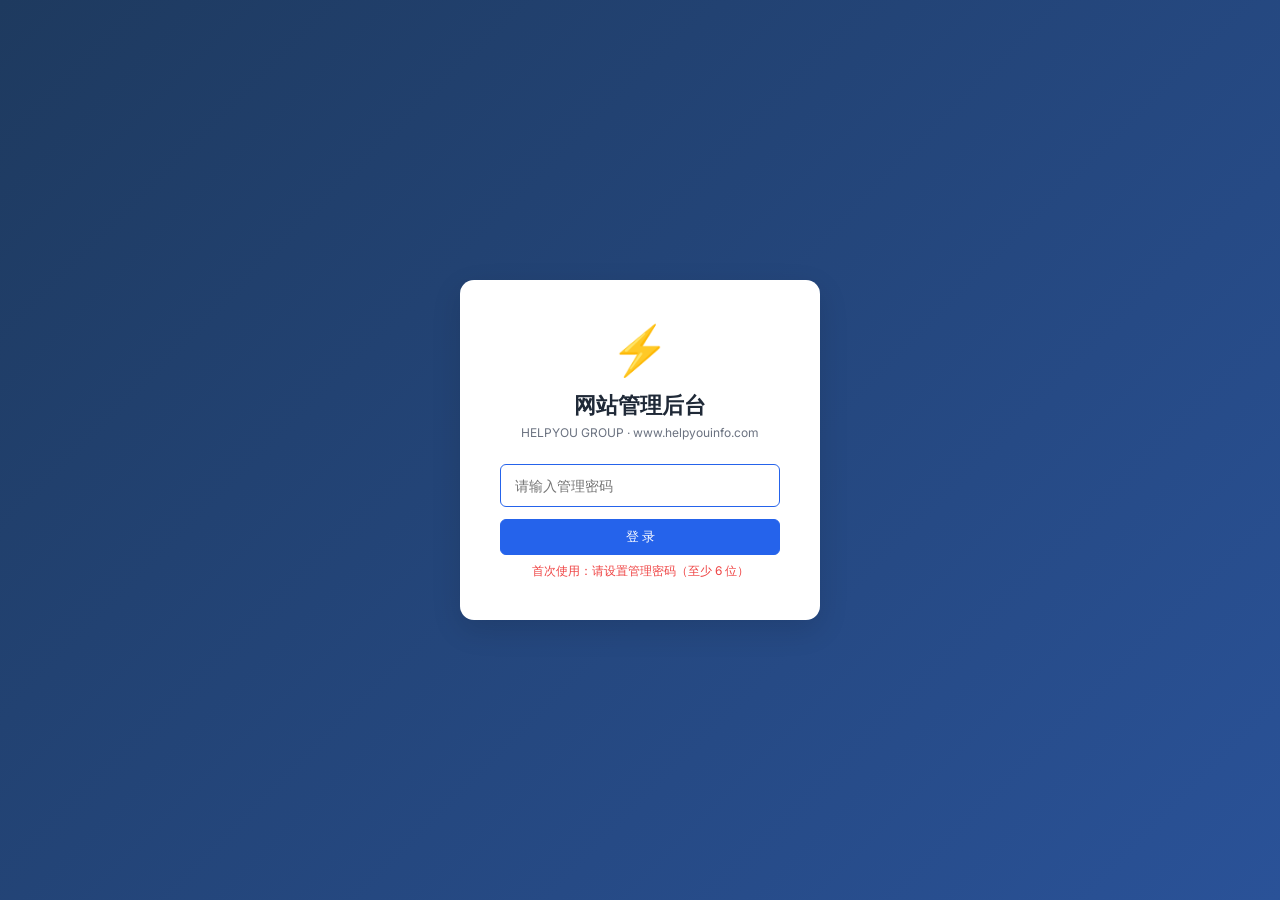
<file: admin.html>
<!DOCTYPE html>
<html lang="zh-CN">
<head>
    <meta charset="UTF-8">
    <meta name="viewport" content="width=device-width, initial-scale=1.0">
    <meta name="robots" content="noindex, nofollow">
    <title>网站管理后台 - HELPYOU GROUP</title>
    <link rel="stylesheet" href="css/admin.css">
    <link href="https://fonts.googleapis.com/css2?family=Inter:wght@400;500;600;700;800&display=swap" rel="stylesheet">
</head>
<body>

    <!-- 登录遮罩 -->
    <div id="loginOverlay" class="login-overlay" style="display:none;">
        <div class="login-box">
            <div class="login-logo">⚡</div>
            <h2>网站管理后台</h2>
            <p class="login-sub">HELPYOU GROUP · www.helpyouinfo.com</p>
            <input type="password" id="loginPass" placeholder="请输入管理密码" onkeydown="if(event.key==='Enter')Admin.doLogin()">
            <button class="btn btn-primary btn-block" onclick="Admin.doLogin()">登 录</button>
            <p class="login-hint" id="loginHint"></p>
        </div>
    </div>

    <div id="app" class="admin-app" style="display:none;">

        <!-- 左侧导航菜单 -->
        <aside class="sidebar">
            <div class="sidebar-brand">
                <span class="logo-mark">⚡</span>
                <div>
                    <div class="sidebar-title">管理后台</div>
                    <div class="sidebar-sub">helpyouinfo.com</div>
                </div>
            </div>
            <nav class="sidebar-menu">
                <a class="menu-item active" data-tab="dashboard" onclick="Admin.switchTab('dashboard')"><span class="mi-icon">📊</span><span>仪表盘</span></a>
                <a class="menu-item" data-tab="appearance" onclick="Admin.switchTab('appearance')"><span class="mi-icon">🎨</span><span>外观与布局</span></a>
                <a class="menu-item" data-tab="texts" onclick="Admin.switchTab('texts')"><span class="mi-icon">✏️</span><span>文字内容</span></a>
                <div class="menu-divider">内容管理</div>
                <a class="menu-item" data-tab="products" onclick="Admin.switchTab('products')"><span class="mi-icon">📦</span><span>产品管理</span></a>
                <a class="menu-item" data-tab="news" onclick="Admin.switchTab('news')"><span class="mi-icon">📰</span><span>新闻管理</span></a>
                <div class="menu-divider">运营</div>
                <a class="menu-item" data-tab="analytics" onclick="Admin.switchTab('analytics')"><span class="mi-icon">📈</span><span>访问统计</span></a>
                <a class="menu-item" data-tab="settings" onclick="Admin.switchTab('settings')"><span class="mi-icon">⚙️</span><span>系统设置</span></a>
            </nav>
            <div class="sidebar-foot">
                <a href="index.html" target="_blank" class="btn btn-ghost btn-sm btn-block">🌐 查看网站</a>
                <button class="btn btn-ghost btn-sm btn-block" onclick="Admin.doLogout()">退出登录</button>
            </div>
        </aside>

        <main class="main">

            <!-- ========== 仪表盘 ========== -->
            <section id="tab-dashboard" class="tab-panel active">
                <div class="page-head">
                    <div>
                        <h1>仪表盘</h1>
                        <p class="muted">站点内容与运营总览</p>
                    </div>
                </div>

                <div class="grid-4">
                    <div class="stat-card">
                        <div class="stat-icon">📦</div>
                        <div class="stat-label">产品数量</div>
                        <div class="stat-value" id="dsProducts">-</div>
                        <div class="muted">在 <code>products.js</code></div>
                    </div>
                    <div class="stat-card">
                        <div class="stat-icon">📰</div>
                        <div class="stat-label">新闻数量</div>
                        <div class="stat-value" id="dsNews">-</div>
                        <div class="muted">在 <code>news.js</code></div>
                    </div>
                    <div class="stat-card">
                        <div class="stat-icon">🏷️</div>
                        <div class="stat-label">品牌数</div>
                        <div class="stat-value" id="dsBrands">-</div>
                        <div class="muted">已配置颜色/Logo</div>
                    </div>
                    <div class="stat-card">
                        <div class="stat-icon">🌐</div>
                        <div class="stat-label">语言</div>
                        <div class="stat-value" style="font-size:1.4rem">简繁 + EN</div>
                        <div class="muted">zh-TW · en</div>
                    </div>
                </div>

                <div class="grid-2">
                    <div class="card">
                        <h3>📊 快速操作</h3>
                        <div class="quick-actions">
                            <button class="qa-btn" onclick="Admin.switchTab('products');Admin.editProduct(null)">＋ 新增产品</button>
                            <button class="qa-btn" onclick="Admin.switchTab('news');Admin.editNews(null)">＋ 发布新闻</button>
                            <button class="qa-btn" onclick="Admin.switchTab('appearance')">🎨 调整外观</button>
                            <button class="qa-btn" onclick="Admin.switchTab('texts')">✏️ 修改文字</button>
                            <button class="qa-btn" onclick="Admin.switchTab('analytics')">📈 查看统计</button>
                            <button class="qa-btn" onclick="Admin.switchTab('settings')">⚙️ 系统设置</button>
                        </div>
                    </div>
                    <div class="card">
                        <h3>🕒 最近发布</h3>
                        <div id="dsRecentNews" class="recent-list"><p class="muted">加载中…</p></div>
                    </div>
                </div>

                <div class="card">
                    <h3>ℹ️ 站点信息</h3>
                    <table class="info-table">
                        <tr><th>站点地址</th><td><a href="https://www.helpyouinfo.com" target="_blank">https://www.helpyouinfo.com</a></td></tr>
                        <tr><th>代码仓库</th><td><a href="https://github.com/Qinglian168/helpyou-website" target="_blank" id="dsRepoLink">Qinglian168/helpyou-website</a></td></tr>
                        <tr><th>当前主题色</th><td><span id="dsPrimaryColor" class="color-swatch"></span> <code id="dsPrimaryCode">未自定义</code></td></tr>
                        <tr><th>统计状态</th><td id="dsAnalyticsStatus">-</td></tr>
                    </table>
                </div>
            </section>

            <!-- ========== 外观与布局 ========== -->
            <section id="tab-appearance" class="tab-panel">
                <div class="page-head">
                    <div>
                        <h1>外观与布局</h1>
                        <p class="muted">改完点「保存」会同步到 <code>config.js</code>，再点「发布」立即上线</p>
                    </div>
                    <div>
                        <button class="btn btn-ghost" onclick="Admin.resetAppearance()">恢复默认</button>
                        <button class="btn btn-primary" onclick="Admin.publishAppearance()">🚀 保存并发布</button>
                    </div>
                </div>

                <div class="grid-2">
                    <div class="card">
                        <h3>🎨 主题颜色</h3>
                        <p class="muted">留空 = 使用 CSS 默认值</p>
                        <div class="form-row"><label>主色（导航/标题）</label><div class="color-input"><input type="color" id="apPrimary" value="#0f172a"><input type="text" id="apPrimaryTxt" placeholder="留空使用默认" oninput="Admin.syncColor('apPrimary', this.value)"></div></div>
                        <div class="form-row"><label>强调色（按钮/链接）</label><div class="color-input"><input type="color" id="apAccent" value="#3b82f6"><input type="text" id="apAccentTxt" placeholder="留空使用默认" oninput="Admin.syncColor('apAccent', this.value)"></div></div>
                        <div class="form-row"><label>页面底色</label><div class="color-input"><input type="color" id="apBg" value="#ffffff"><input type="text" id="apBgTxt" placeholder="留空使用默认" oninput="Admin.syncColor('apBg', this.value)"></div></div>
                        <div class="form-row"><label>边框色</label><div class="color-input"><input type="color" id="apBorder" value="#e2e8f0"><input type="text" id="apBorderTxt" placeholder="留空使用默认" oninput="Admin.syncColor('apBorder', this.value)"></div></div>
                    </div>
                    <div class="card">
                        <h3>📐 布局</h3>
                        <div class="form-row"><label>圆角大小</label>
                            <div class="range-input">
                                <input type="range" id="apRadius" min="0" max="32" value="16" oninput="$('apRadiusTxt').value=this.value+'px'">
                                <input type="text" id="apRadiusTxt" value="16px" oninput="$('apRadius').value=parseInt(this.value)||0">
                            </div>
                        </div>
                        <div class="form-row"><label>内容最大宽度</label>
                            <div class="range-input">
                                <input type="range" id="apWidth" min="900" max="1600" step="50" value="1200" oninput="$('apWidthTxt').value=this.value+'px'">
                                <input type="text" id="apWidthTxt" value="1200px" oninput="$('apWidth').value=parseInt(this.value)||1200">
                            </div>
                        </div>
                        <div class="form-row">
                            <label class="checkbox-label">
                                <input type="checkbox" id="apHeaderDark" checked> 导航栏使用深色样式
                            </label>
                        </div>
                    </div>
                </div>

                <div class="card">
                    <h3>📞 联系信息（覆盖页脚）</h3>
                    <div class="form-grid-2">
                        <div class="form-row"><label>电话</label><input type="text" id="apPhone" placeholder="+886-2-xxxxxxxx"></div>
                        <div class="form-row"><label>邮箱</label><input type="text" id="apEmail" placeholder="info@helpyouinfo.com"></div>
                        <div class="form-row"><label>WhatsApp</label><input type="text" id="apWhatsapp" placeholder="+886-9xxxxxxxx"></div>
                    </div>
                </div>

                <div class="card">
                    <h3>👁️ 实时预览</h3>
                    <p class="muted">调整后立即在此预览：</p>
                    <div class="ap-preview" id="apPreview">
                        <div class="ap-preview-header">导航栏预览</div>
                        <div class="ap-preview-body">
                            <h4>这是一个标题示例</h4>
                            <p>这是一段正文。点击按钮体验强调色：</p>
                            <button class="ap-preview-btn">主按钮</button>
                            <button class="ap-preview-btn-secondary">次按钮</button>
                            <div class="ap-preview-card">卡片示例内容</div>
                        </div>
                    </div>
                </div>
            </section>

            <!-- ========== 文字内容 ========== -->
            <section id="tab-texts" class="tab-panel">
                <div class="page-head">
                    <div>
                        <h1>文字内容</h1>
                        <p class="muted">覆盖 <code>i18n.js</code> 中的默认翻译。留空 = 使用默认</p>
                    </div>
                    <div>
                        <button class="btn btn-ghost" onclick="Admin.loadTextsFromI18n()">从 i18n.js 同步键值</button>
                        <button class="btn btn-primary" onclick="Admin.publishTexts()">🚀 保存并发布</button>
                    </div>
                </div>

                <div class="card">
                    <div class="toolbar">
                        <select id="textsLang">
                            <option value="zh-TW">中文 (繁/简)</option>
                            <option value="en">English</option>
                        </select>
                        <input type="text" id="textsSearch" class="search-input" placeholder="🔍 搜索 key 或 value..." oninput="Admin.renderTexts()">
                        <span class="muted" id="textsCount"></span>
                    </div>
                    <p class="muted" style="font-size:0.85rem">⚠️ <b>注意</b>：i18n.js 中的 key 可能与页面显示不完全一致（部分 key 已废弃或被代码硬编码），不确定时不要改。</p>
                    <div id="textsList" class="texts-list"></div>
                </div>
            </section>

            <!-- ========== 产品管理 ========== -->
            <section id="tab-products" class="tab-panel">
                <div class="page-head">
                    <div>
                        <h1>产品管理 <span class="muted">(<span id="pCount">0</span>)</span></h1>
                    </div>
                    <button class="btn btn-primary" onclick="Admin.editProduct(null)">＋ 新增产品</button>
                </div>

                <div class="card">
                    <div class="toolbar">
                        <input type="text" id="productSearch" class="search-input" placeholder="🔍 搜索品牌/型号/名称..." oninput="Admin.renderProducts()">
                        <span class="muted" id="productDirty"></span>
                    </div>
                    <table class="data-table">
                        <thead>
                            <tr><th style="width:80px">图片</th><th>产品名称</th><th style="width:120px">品牌</th><th style="width:100px">型号</th><th style="width:90px">分类</th><th style="width:160px">操作</th></tr>
                        </thead>
                        <tbody id="productRows"></tbody>
                    </table>
                    <div class="publish-bar">
                        <button class="btn btn-ghost" onclick="Admin.downloadProducts()">下载 products.js</button>
                        <button class="btn btn-primary" onclick="Admin.publishProducts()">🚀 发布到网站</button>
                    </div>
                </div>
            </section>

            <!-- ========== 新闻管理 ========== -->
            <section id="tab-news" class="tab-panel">
                <div class="page-head">
                    <div>
                        <h1>新闻管理 <span class="muted">(<span id="nCount">0</span>)</span></h1>
                        <p class="muted">按日期倒序展示，发布后立即上线</p>
                    </div>
                    <button class="btn btn-primary" onclick="Admin.editNews(null)">＋ 发布新闻</button>
                </div>

                <div class="card">
                    <div class="toolbar">
                        <input type="text" id="newsSearch" class="search-input" placeholder="🔍 搜索标题/分类..." oninput="Admin.renderNews()">
                        <span class="muted" id="newsDirty"></span>
                    </div>
                    <table class="data-table">
                        <thead>
                            <tr><th style="width:110px">日期</th><th style="width:90px">分类</th><th>标题</th><th style="width:160px">操作</th></tr>
                        </thead>
                        <tbody id="newsRows"></tbody>
                    </table>
                    <div class="publish-bar">
                        <button class="btn btn-ghost" onclick="Admin.downloadNews()">下载 news.js</button>
                        <button class="btn btn-primary" onclick="Admin.publishNews()">🚀 发布到网站</button>
                    </div>
                </div>
            </section>

            <!-- ========== 访问统计 ========== -->
            <section id="tab-analytics" class="tab-panel">
                <h1>访问统计</h1>

                <div class="card" id="gcSetupCard">
                    <h3>📈 GoatCounter 统计设置</h3>
                    <p class="muted">纯静态站（GitHub Pages）需借助免费统计服务 GoatCounter：</p>
                    <ol class="muted setup-steps">
                        <li>打开 <a href="https://www.goatcounter.com/signup" target="_blank">goatcounter.com 注册</a>（免费，邮箱即可）</li>
                        <li>站点代码填子域名前缀，如填 <code>helpyouinfo</code> 则统计地址是 <code>helpyouinfo.goatcounter.com</code></li>
                        <li>在其 Settings → API tokens 生成 <b>View</b> 权限的 Token 粘贴到下面</li>
                    </ol>
                    <div class="form-row"><label>站点代码</label><input type="text" id="gcCode" placeholder="helpyouinfo"></div>
                    <div class="form-row"><label>API Token（仅保存在本机浏览器）</label><input type="text" id="gcToken" placeholder="gc_xxxxxxxx"></div>
                    <div class="btn-row">
                        <button class="btn btn-ghost" onclick="Admin.testAnalytics()">测试连接</button>
                        <button class="btn btn-primary" onclick="Admin.saveAnalytics()">保存并启用</button>
                    </div>
                </div>

                <div id="gcStatsArea" style="display:none;">
                    <div class="toolbar">
                        <select id="gcRange" onchange="Admin.loadAnalytics()">
                            <option value="7">最近 7 天</option>
                            <option value="30" selected>最近 30 天</option>
                            <option value="90">最近 90 天</option>
                        </select>
                        <span class="muted" id="gcStatus"></span>
                    </div>
                    <div class="grid-4">
                        <div class="stat-card"><div class="stat-label">浏览量</div><div class="stat-value" id="gcViews">-</div></div>
                        <div class="stat-card"><div class="stat-label">访客数</div><div class="stat-value" id="gcVisitors">-</div></div>
                        <div class="stat-card"><div class="stat-label">日均浏览</div><div class="stat-value" id="gcAvg">-</div></div>
                        <div class="stat-card"><div class="stat-label">统计范围</div><div class="stat-value" style="font-size:1.1rem" id="gcRangeLabel">-</div></div>
                    </div>
                    <div class="grid-2">
                        <div class="card"><h3>📄 热门页面</h3><div id="gcPages"></div></div>
                        <div class="card"><h3>⏱️ 停留时长</h3><div id="gcDuration"></div></div>
                    </div>
                    <div class="grid-2">
                        <div class="card"><h3>🌐 浏览器</h3><div id="gcBrowsers"></div></div>
                        <div class="card"><h3>💻 操作系统</h3><div id="gcSystems"></div></div>
                    </div>
                    <div class="card"><h3>🌍 访客地区</h3><div id="gcLocations"></div></div>
                </div>
            </section>

            <!-- ========== 系统设置 ========== -->
            <section id="tab-settings" class="tab-panel">
                <h1>系统设置</h1>

                <div class="card">
                    <h3>GitHub 发布配置</h3>
                    <p class="muted">后台通过 GitHub Contents API 直接发布文件变更到仓库，需要一个有 <code>repo</code> 权限的 Personal Access Token。</p>
                    <div class="form-row"><label>仓库</label><input type="text" id="ghRepo" value="Qinglian168/helpyou-website"></div>
                    <div class="form-row"><label>Personal Access Token</label><input type="password" id="ghToken" placeholder="ghp_xxxxxxxx"></div>
                    <div class="btn-row">
                        <button class="btn btn-ghost" onclick="Admin.testGithub()">测试连接</button>
                        <button class="btn btn-primary" onclick="Admin.saveSettings()">保存设置</button>
                    </div>
                    <p class="muted" id="ghTestResult"></p>
                </div>

                <div class="card">
                    <h3>修改管理密码</h3>
                    <div class="form-row"><label>新密码</label><input type="password" id="newPass1" placeholder="至少 6 位"></div>
                    <div class="form-row"><label>确认新密码</label><input type="password" id="newPass2"></div>
                    <div class="btn-row">
                        <button class="btn btn-primary" onclick="Admin.changePassword()">更新密码</button>
                    </div>
                </div>

                <div class="card">
                    <h3>安全提示</h3>
                    <p class="muted">
                        · 密码与 Token 只保存在当前浏览器（localStorage），换浏览器/电脑需重新输入。<br>
                        · Token 等同于你 GitHub 仓库的写权限，请勿在公共电脑上保存。<br>
                        · 后台地址：<code>www.helpyouinfo.com/admin.html</code>（未被搜索引擎收录，但知道网址即可访问，请保管好密码）。
                    </p>
                </div>
            </section>

        </main>
    </div>

    <!-- ========== 产品编辑弹窗 ========== -->
    <div id="productModal" class="modal-overlay" style="display:none;" onclick="if(event.target===this)Admin.closeModal('productModal')">
        <div class="modal modal-xl">
            <div class="modal-header">
                <h2 id="productModalTitle">新增产品</h2>
                <button class="modal-close" onclick="Admin.closeModal('productModal')">×</button>
            </div>
            <div class="modal-body">
                <div class="form-grid-2">
                    <div class="form-row">
                        <label>产品名称 <span class="req">*</span></label>
                        <input type="text" id="pNameZh" placeholder="如：华为 S5731-S 系列交换机">
                    </div>
                    <div class="form-row">
                        <label>品牌 <span class="req">*</span></label>
                        <input type="text" id="pBrand" list="brandOptions" placeholder="如：Huawei / H3C / Cisco">
                        <datalist id="brandOptions"></datalist>
                    </div>
                </div>
                <div class="form-grid-2">
                    <div class="form-row">
                        <label>所属分类 <span class="req">*</span></label>
                        <select id="pCategory">
                            <option value="router">路由器 Router</option>
                            <option value="switch">交换机 Switch</option>
                            <option value="firewall">防火墙 Firewall</option>
                            <option value="wireless">无线 AP Wireless</option>
                            <option value="server">服务器 Server</option>
                            <option value="voice">语音通讯 Voice</option>
                            <option value="security">安全设备 Security</option>
                        </select>
                    </div>
                    <div class="form-row">
                        <label>型号</label>
                        <input type="text" id="pModel" placeholder="如 ISR 4451">
                    </div>
                </div>

                <div class="form-row">
                    <label>产品图片</label>
                    <div class="img-edit-row">
                        <img id="pImgPreview" class="img-thumb" style="display:none">
                        <div class="img-edit-actions">
                            <input type="file" id="pImageFile" accept="image/*" onchange="Admin.onProductImagePick(this)">
                            <div class="muted">或粘贴图片网址 (images/...)</div>
                            <input type="text" id="pImageUrl" placeholder="images/products/cisco-01.jpg">
                        </div>
                    </div>
                    <p class="muted" id="pImgNote">可选：上传后自动处理为白底 400×300，或直接粘贴已存在的图片路径。</p>
                </div>

                <div class="form-row">
                    <label>产品描述 <span class="req">*</span></label>
                    <textarea id="pDescZh" rows="3" placeholder="一句话介绍产品的核心卖点"></textarea>
                </div>

                <div class="form-row">
                    <label>规格参数</label>
                    <div id="pSpecsList" class="kv-list"></div>
                    <button class="btn btn-ghost btn-sm" onclick="Admin.addSpecRow()">＋ 添加参数</button>
                </div>

                <div class="form-row">
                    <label>适用场景</label>
                    <div id="pUseCasesList" class="text-list-edit"></div>
                    <button class="btn btn-ghost btn-sm" onclick="Admin.addUseCaseRow()">＋ 添加场景</button>
                </div>

                <details class="en-details">
                    <summary>英文信息（可选）</summary>
                    <div class="form-grid-2">
                        <div class="form-row">
                            <label>Product Name (English)</label>
                            <input type="text" id="pNameEn">
                        </div>
                        <div class="form-row">
                            <label>Description (English)</label>
                            <input type="text" id="pDescEn">
                        </div>
                    </div>
                </details>

                <details class="seo-details">
                    <summary>🔍 SEO &amp; GEO 优化（可选）</summary>
                    <div class="form-row">
                        <label>搜索关键词 <span class="muted">— 影响搜索引擎排名，每行一个</span></label>
                        <div id="pKeywordsList" class="text-list-edit"></div>
                        <button class="btn btn-ghost btn-sm" onclick="Admin.addKeywordRow()">＋ 添加关键词</button>
                    </div>
                    <div class="form-grid-2">
                        <div class="form-row">
                            <label>SEO Meta 描述（中文）<span class="muted">— 留空则用产品描述</span></label>
                            <textarea id="pSeoDescZh" rows="2" placeholder="搜索引擎结果中显示的描述文字"></textarea>
                        </div>
                        <div class="form-row">
                            <label>SEO Meta Description (English)</label>
                            <textarea id="pSeoDescEn" rows="2" placeholder="Meta description for search engines"></textarea>
                        </div>
                    </div>
                    <div class="form-grid-2">
                        <div class="form-row">
                            <label>GEO 目标地区 <span class="muted">— 如：香港、深圳、粤港澳大湾区</span></label>
                            <input type="text" id="pGeoRegion" placeholder="目标客户所在地区">
                        </div>
                        <div class="form-row">
                            <label>Canonical URL <span class="muted">— 留空则自动生成</span></label>
                            <input type="text" id="pCanonicalUrl" placeholder="https://www.helpyouinfo.com/products.html?brand=...">
                        </div>
                    </div>
                </details>
            </div>
            <div class="modal-actions">
                <button class="btn btn-ghost" onclick="Admin.closeModal('productModal')">取消</button>
                <button class="btn btn-primary" onclick="Admin.saveProduct()">保存</button>
            </div>
        </div>
    </div>

    <!-- ========== 新闻编辑弹窗 ========== -->
    <div id="newsModal" class="modal-overlay" style="display:none;" onclick="if(event.target===this)Admin.closeModal('newsModal')">
        <div class="modal modal-lg">
            <div class="modal-header">
                <h2 id="newsModalTitle">发布新闻</h2>
                <button class="modal-close" onclick="Admin.closeModal('newsModal')">×</button>
            </div>
            <div class="modal-body">
                <div class="form-grid-2">
                    <div class="form-row">
                        <label>日期 <span class="req">*</span></label>
                        <input type="date" id="nDate">
                    </div>
                    <div class="form-row">
                        <label>分类 <span class="req">*</span></label>
                        <select id="nCategory">
                            <option value="product">产品资讯</option>
                            <option value="company">公司动态</option>
                            <option value="industry">行业趋势</option>
                        </select>
                    </div>
                </div>
                <div class="form-row">
                    <label>标题 <span class="req">*</span></label>
                    <input type="text" id="nTitleZh" placeholder="新闻标题（简体中文）">
                </div>
                <div class="form-row">
                    <label>摘要</label>
                    <textarea id="nSummaryZh" rows="2" placeholder="一句话概括新闻要点"></textarea>
                </div>
                <div class="form-row">
                    <label>正文 <span class="muted">段落之间空一行</span></label>
                    <textarea id="nContentZh" rows="10" placeholder="第一段内容&#10;&#10;第二段内容"></textarea>
                </div>
                <div class="form-row">
                    <label>外部链接（可选）</label>
                    <input type="text" id="nLink" placeholder="https://... 原文出处">
                </div>

                <details class="en-details">
                    <summary>英文信息（可选）</summary>
                    <div class="form-row">
                        <label>Title (English)</label>
                        <input type="text" id="nTitleEn">
                    </div>
                    <div class="form-row">
                        <label>Summary (English)</label>
                        <textarea id="nSummaryEn" rows="2"></textarea>
                    </div>
                    <div class="form-row">
                        <label>Content (English)</label>
                        <textarea id="nContentEn" rows="8"></textarea>
                    </div>
                </details>
            </div>
            <div class="modal-actions">
                <button class="btn btn-ghost" onclick="Admin.closeModal('newsModal')">取消</button>
                <button class="btn btn-primary" onclick="Admin.saveNews()">保存</button>
            </div>
        </div>
    </div>

    <div id="toast" class="toast"></div>

    <script src="js/admin.js"></script>
</body>
</html>
</file>
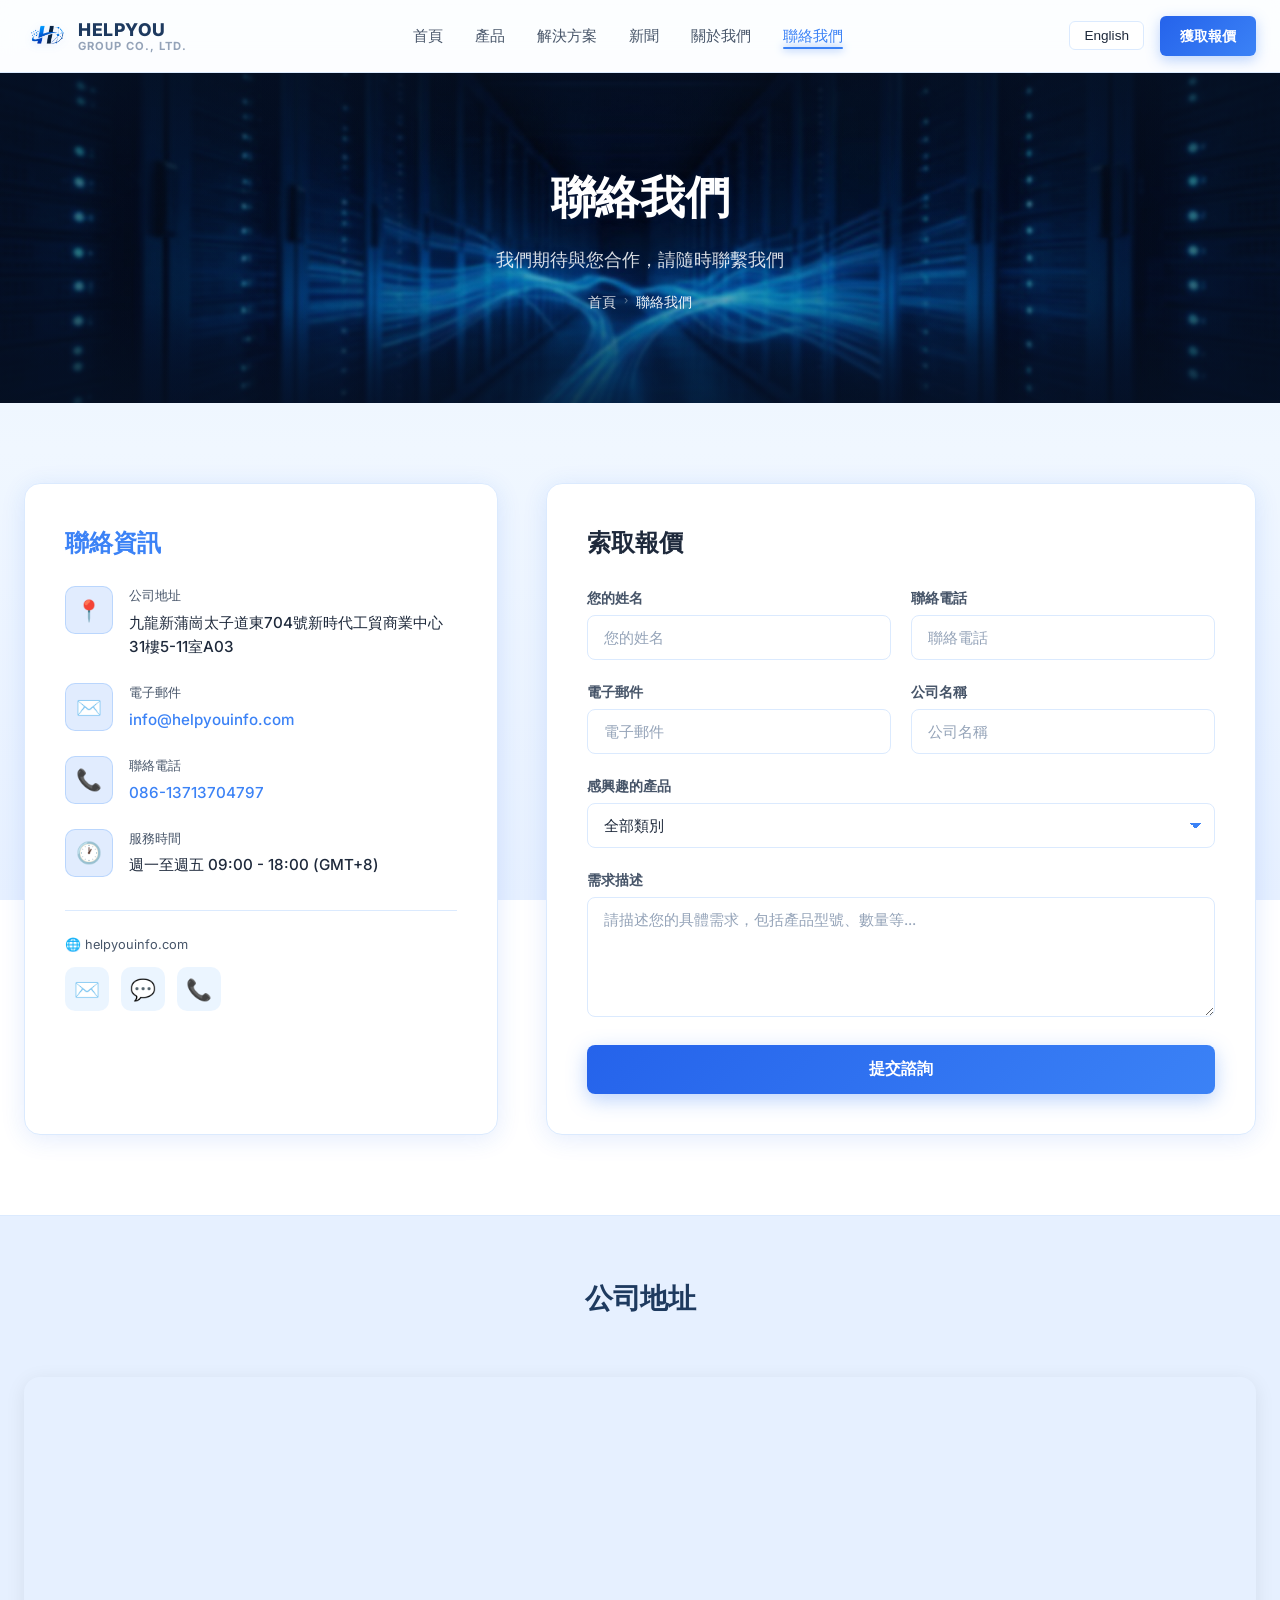
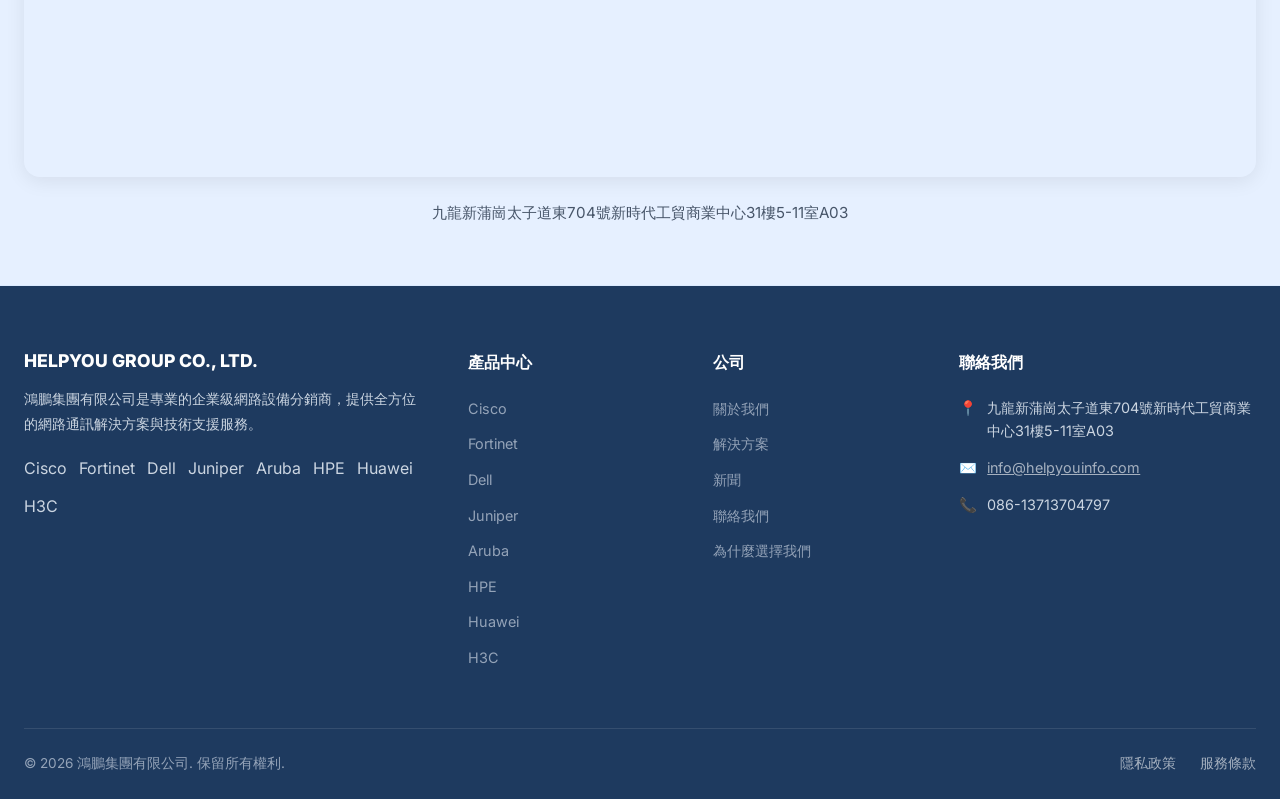
<file: contact.html>
<!DOCTYPE html>
<html lang="zh-Hant-HK">
<head>
    <meta charset="UTF-8">
    <meta name="viewport" content="width=device-width, initial-scale=1.0">
    <meta name="description" content="聯絡我們 - 鴻鵬集團有限公司">
    <title data-i18n="title_contact">聯絡我們 - 鴻鵬集團有限公司</title>
    <link rel="stylesheet" href="css/style.css">
    <link href="https://fonts.googleapis.com/css2?family=Inter:wght@400;500;600;700;800&display=swap" rel="stylesheet">
</head>
<body data-page="contact">
    <div id="header-placeholder"></div>

    <!-- Page Header -->
    <div class="page-header" style="margin-top: 72px;">
        <h1 data-i18n="contact_title">聯絡我們</h1>
        <p data-i18n="contact_subtitle">我們期待與您合作，請隨時聯繫我們</p>
        <div class="breadcrumb">
            <a href="index.html" data-i18n="nav_home">首頁</a>
            <span class="sep">›</span>
            <span class="current" data-i18n="nav_contact">聯絡我們</span>
        </div>
    </div>

    <!-- Contact Section -->
    <section class="section">
        <div class="section-container">
            <div class="contact-grid">
                <!-- Contact Info -->
                <div class="contact-info-card">
                    <h3 data-i18n="contact_info_title">聯絡資訊</h3>

                    <div class="contact-info-item">
                        <div class="icon">&#128205;</div>
                        <div class="content">
                            <div class="label" data-i18n="contact_address_label">公司地址</div>
                            <div class="value" data-i18n="contact_address_value">九龍新蒲崗太子道東704號新時代工貿商業中心31樓5-11室A03</div>
                        </div>
                    </div>

                    <div class="contact-info-item">
                        <div class="icon">&#9993;&#65039;</div>
                        <div class="content">
                            <div class="label" data-i18n="contact_email_label">電子郵件</div>
                            <div class="value">
                                <a href="mailto:info@helpyouinfo.com">info@helpyouinfo.com</a>
                            </div>
                        </div>
                    </div>

                    <div class="contact-info-item">
                        <div class="icon">&#128222;</div>
                        <div class="content">
                            <div class="label" data-i18n="contact_phone_label">聯絡電話</div>
                            <div class="value">
                                <a href="tel:+8613713704797">086-13713704797</a>
                            </div>
                        </div>
                    </div>

                    <div class="contact-info-item">
                        <div class="icon">&#128336;</div>
                        <div class="content">
                            <div class="label" data-i18n="contact_hours_label">服務時間</div>
                            <div class="value" data-i18n="contact_hours_value">週一至週五 09:00 - 18:00 (GMT+8)</div>
                        </div>
                    </div>

                    <div style="margin-top: 32px; padding-top: 24px; border-top: 1px solid var(--border);">
                        <div style="font-size: 0.8rem; color: var(--text-medium); margin-bottom: 12px;">&#127760; helpyouinfo.com</div>
                        <div style="display: flex; gap: 12px;">
                            <a href="mailto:info@helpyouinfo.com" style="background: rgba(0,123,255,0.08); color: var(--primary); width: 44px; height: 44px; border-radius: 10px; display: flex; align-items: center; justify-content: center; text-decoration: none; font-size: 1.3rem;">&#9993;&#65039;</a>
                            <a href="https://wa.me/8613713704797" target="_blank" style="background: rgba(0,123,255,0.08); color: var(--primary); width: 44px; height: 44px; border-radius: 10px; display: flex; align-items: center; justify-content: center; text-decoration: none; font-size: 1.3rem;">&#128172;</a>
                            <a href="tel:+8613713704797" style="background: rgba(0,123,255,0.08); color: var(--primary); width: 44px; height: 44px; border-radius: 10px; display: flex; align-items: center; justify-content: center; text-decoration: none; font-size: 1.3rem;">&#128222;</a>
                        </div>
                    </div>
                </div>

                <!-- Contact Form -->
                <div class="contact-form-card">
                    <h3 data-i18n="contact_form_title">索取報價</h3>
                    <form id="contactForm">
                        <div class="form-row">
                            <div class="form-group">
                                <label class="form-label" data-i18n="form_name">您的姓名</label>
                                <input type="text" name="name" class="form-input" required data-i18n-placeholder="form_name" placeholder="您的姓名">
                            </div>
                            <div class="form-group">
                                <label class="form-label" data-i18n="form_phone">聯絡電話</label>
                                <input type="tel" name="phone" class="form-input" required data-i18n-placeholder="form_phone" placeholder="聯絡電話">
                            </div>
                        </div>
                        <div class="form-row">
                            <div class="form-group">
                                <label class="form-label" data-i18n="form_email">電子郵件</label>
                                <input type="email" name="email" class="form-input" required data-i18n-placeholder="form_email" placeholder="電子郵件">
                            </div>
                            <div class="form-group">
                                <label class="form-label" data-i18n="form_company">公司名稱</label>
                                <input type="text" name="company" class="form-input" data-i18n-placeholder="form_company" placeholder="公司名稱">
                            </div>
                        </div>
                        <div class="form-group">
                            <label class="form-label" data-i18n="form_product">感興趣的產品</label>
                            <select name="product" id="productSelect" class="form-select">
                                <!-- JS dynamically populated -->
                            </select>
                        </div>
                        <div class="form-group">
                            <label class="form-label" data-i18n="form_message">需求描述</label>
                            <textarea name="message" class="form-textarea" required data-i18n-placeholder="form_message_placeholder" placeholder="請描述您的具體需求，包括產品型號、數量等..."></textarea>
                        </div>
                        <button type="submit" class="btn-submit" data-i18n="form_submit">提交諮詢</button>
                        <div id="formSuccess" style="display: none; margin-top: 16px; padding: 12px; background: #d1fae5; color: #065f46; border-radius: 8px; font-size: 0.9rem; text-align: center;"></div>
                    </form>
                </div>
            </div>
        </div>
    </section>

    <!-- Map Section -->
    <section class="section section-gray" style="padding: 60px 0;">
        <div class="section-container">
            <div class="section-header">
                <h2 class="section-title" style="font-size: 1.75rem;" data-i18n="contact_address_label">公司地址</h2>
            </div>
            <div style="border-radius: 16px; overflow: hidden; box-shadow: 0 4px 20px rgba(0,0,0,0.08);">
                <iframe
                    src="https://maps.google.com/maps?q=New+Trend+Centre+704+Prince+Edward+Road+East+San+Po+Kong+Kowloon+Hong+Kong&t=&z=16&ie=UTF8&iwloc=&output=embed"
                    width="100%"
                    height="400"
                    style="border:0; display: block;"
                    allowfullscreen=""
                    loading="lazy"
                    referrerpolicy="no-referrer-when-downgrade">
                </iframe>
            </div>
            <div style="text-align: center; margin-top: 24px; color: var(--text-medium); font-size: 0.95rem;" data-i18n="contact_address_value">
                九龍新蒲崗太子道東704號新時代工貿商業中心31樓5-11室A03
            </div>
        </div>
    </section>

    <div id="footer-placeholder"></div>

    <script src="js/config.js"></script>
    <script src="js/i18n.js"></script>
    <script src="js/products.js"></script>
    <script src="js/main.js"></script>
    <script src="js/analytics.js"></script>
</body>
</html>
</file>
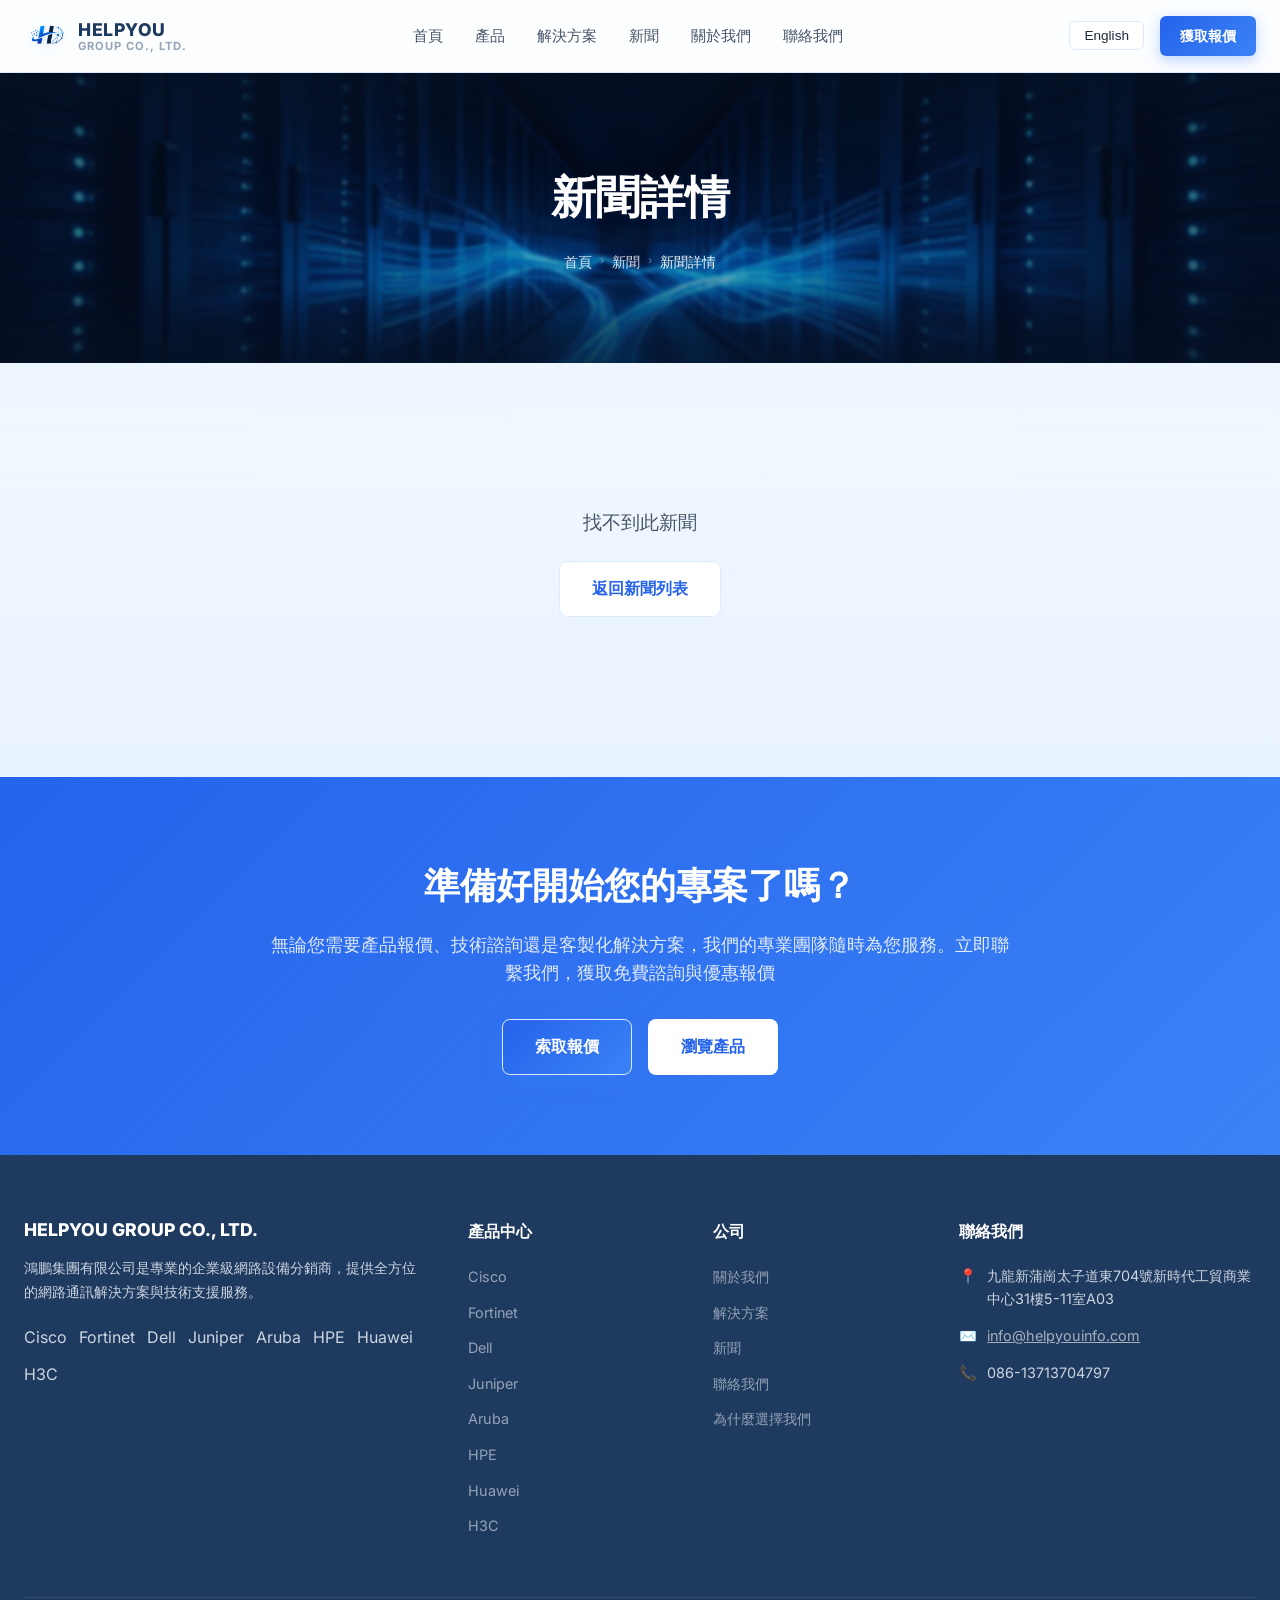
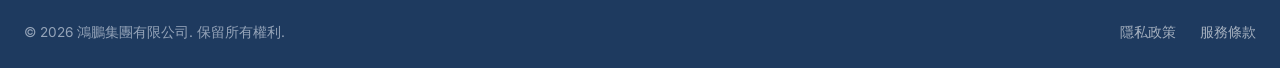
<file: news-detail.html>
<!DOCTYPE html>
<html lang="zh-Hant-HK">
<head>
    <meta charset="UTF-8">
    <meta name="viewport" content="width=device-width, initial-scale=1.0">
    <meta name="description" content="新聞詳情 - 鴻鵬集團有限公司">
    <title data-i18n="title_news_detail">新聞詳情 - 鴻鵬集團有限公司</title>
    <link rel="stylesheet" href="css/style.css">
    <link href="https://fonts.googleapis.com/css2?family=Inter:wght@400;500;600;700;800&display=swap" rel="stylesheet">
</head>
<body data-page="news-detail">
    <div id="header-placeholder"></div>

    <!-- Page Header -->
    <div class="page-header" style="margin-top: 72px;">
        <h1 data-i18n="news_detail_header">新聞詳情</h1>
        <div class="breadcrumb">
            <a href="index.html" data-i18n="nav_home">首頁</a>
            <span class="sep">›</span>
            <a href="news.html" data-i18n="nav_news">新聞</a>
            <span class="sep">›</span>
            <span class="current" data-i18n="news_detail_header">詳情</span>
        </div>
    </div>

    <!-- News Detail Section -->
    <section class="news-page-section">
        <div class="section-container">
            <div class="news-detail" id="newsDetailContainer">
                <!-- News detail rendered by js/news.js -->
            </div>
        </div>
    </section>

    <!-- CTA Section -->
    <section class="cta-section">
        <div class="cta-container">
            <h2 class="cta-title" data-i18n="cta_title">準備好開始您的專案了嗎？</h2>
            <p class="cta-subtitle" data-i18n="cta_subtitle">無論您需要產品報價、技術諮詢還是客製化解決方案，我們的專業團隊隨時為您服務。立即聯繫我們，獲取免費諮詢與優惠報價</p>
            <div class="hero-buttons" style="justify-content: center;">
                <a href="contact.html" class="btn-primary">
                    <span data-i18n="cta_btn_quote">索取報價</span>
                </a>
                <a href="products.html" class="btn-secondary">
                    <span data-i18n="cta_btn_browse">瀏覽產品</span>
                </a>
            </div>
        </div>
    </section>

    <div id="footer-placeholder"></div>

    <script src="js/config.js"></script>
    <script src="js/i18n.js"></script>
    <script src="js/products.js"></script>
    <script src="js/news.js"></script>
    <script src="js/main.js"></script>
    <script src="js/analytics.js"></script>
</body>
</html>
</file>
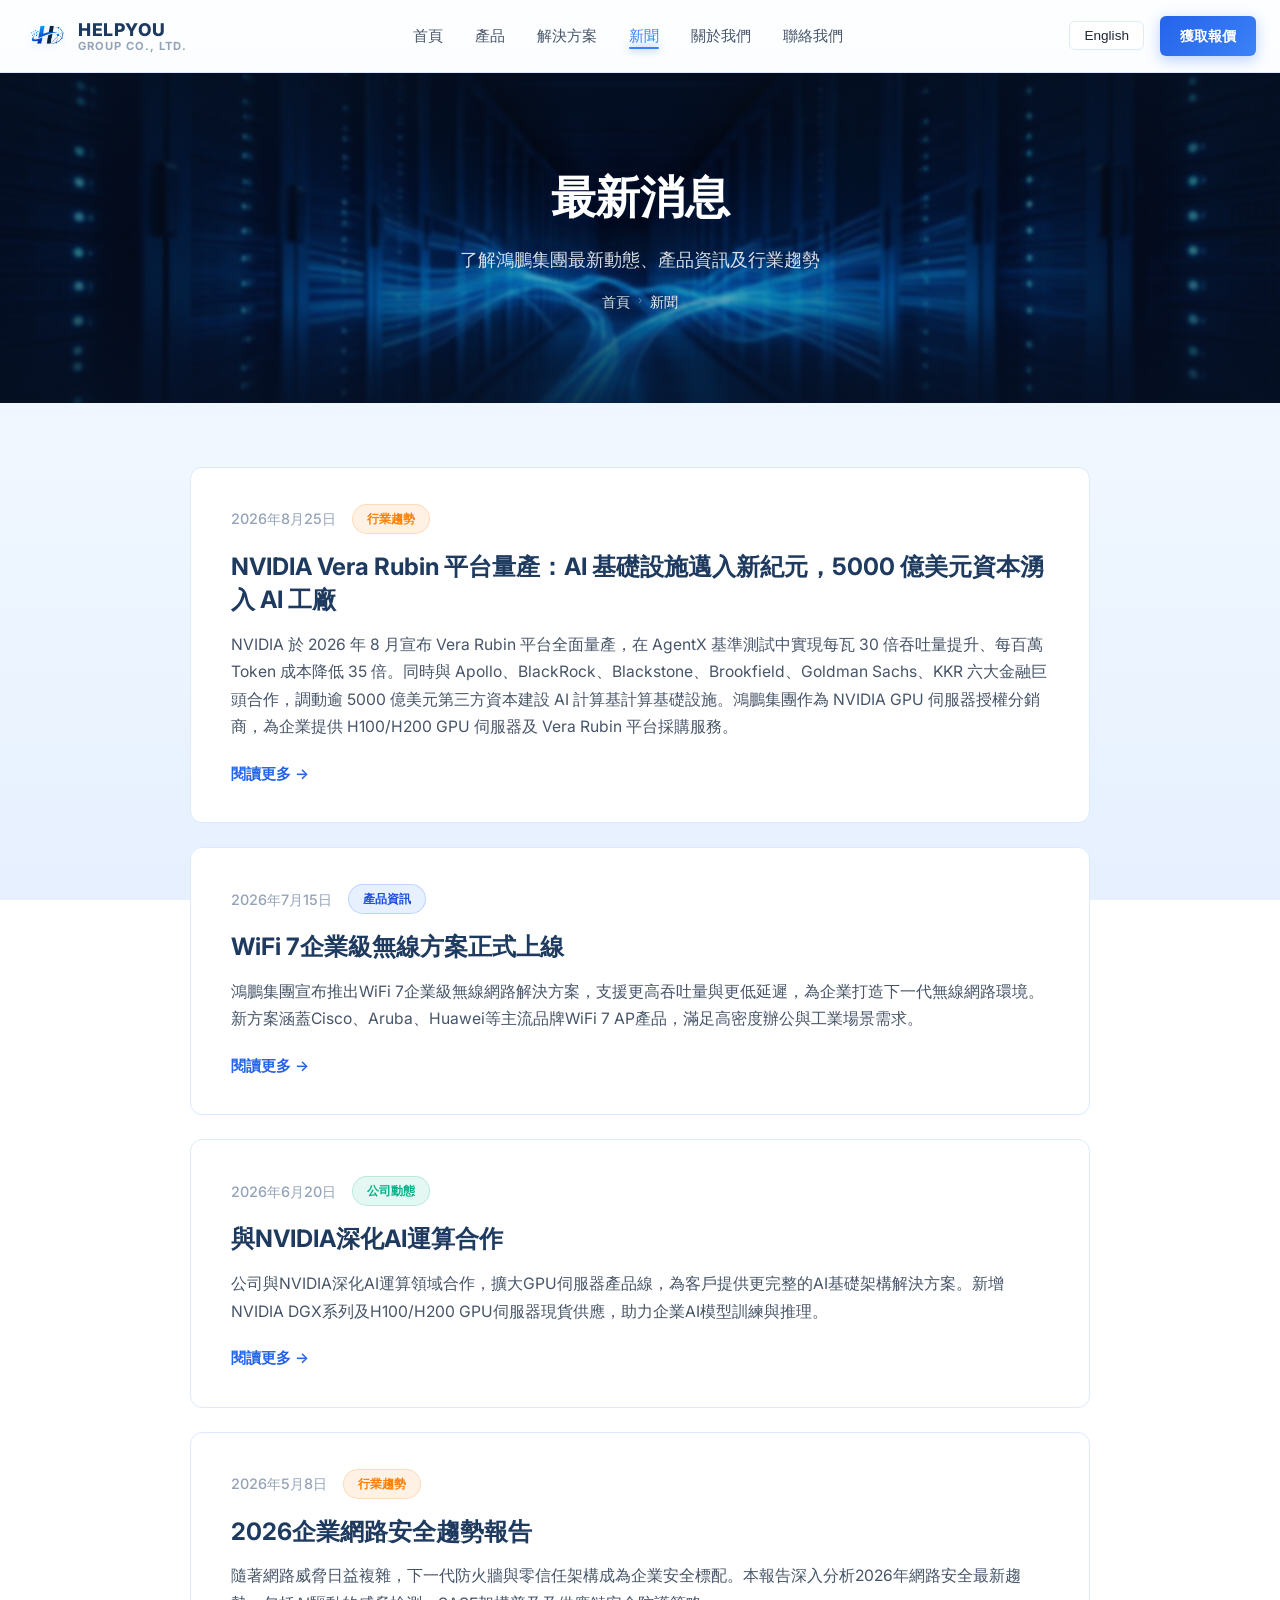
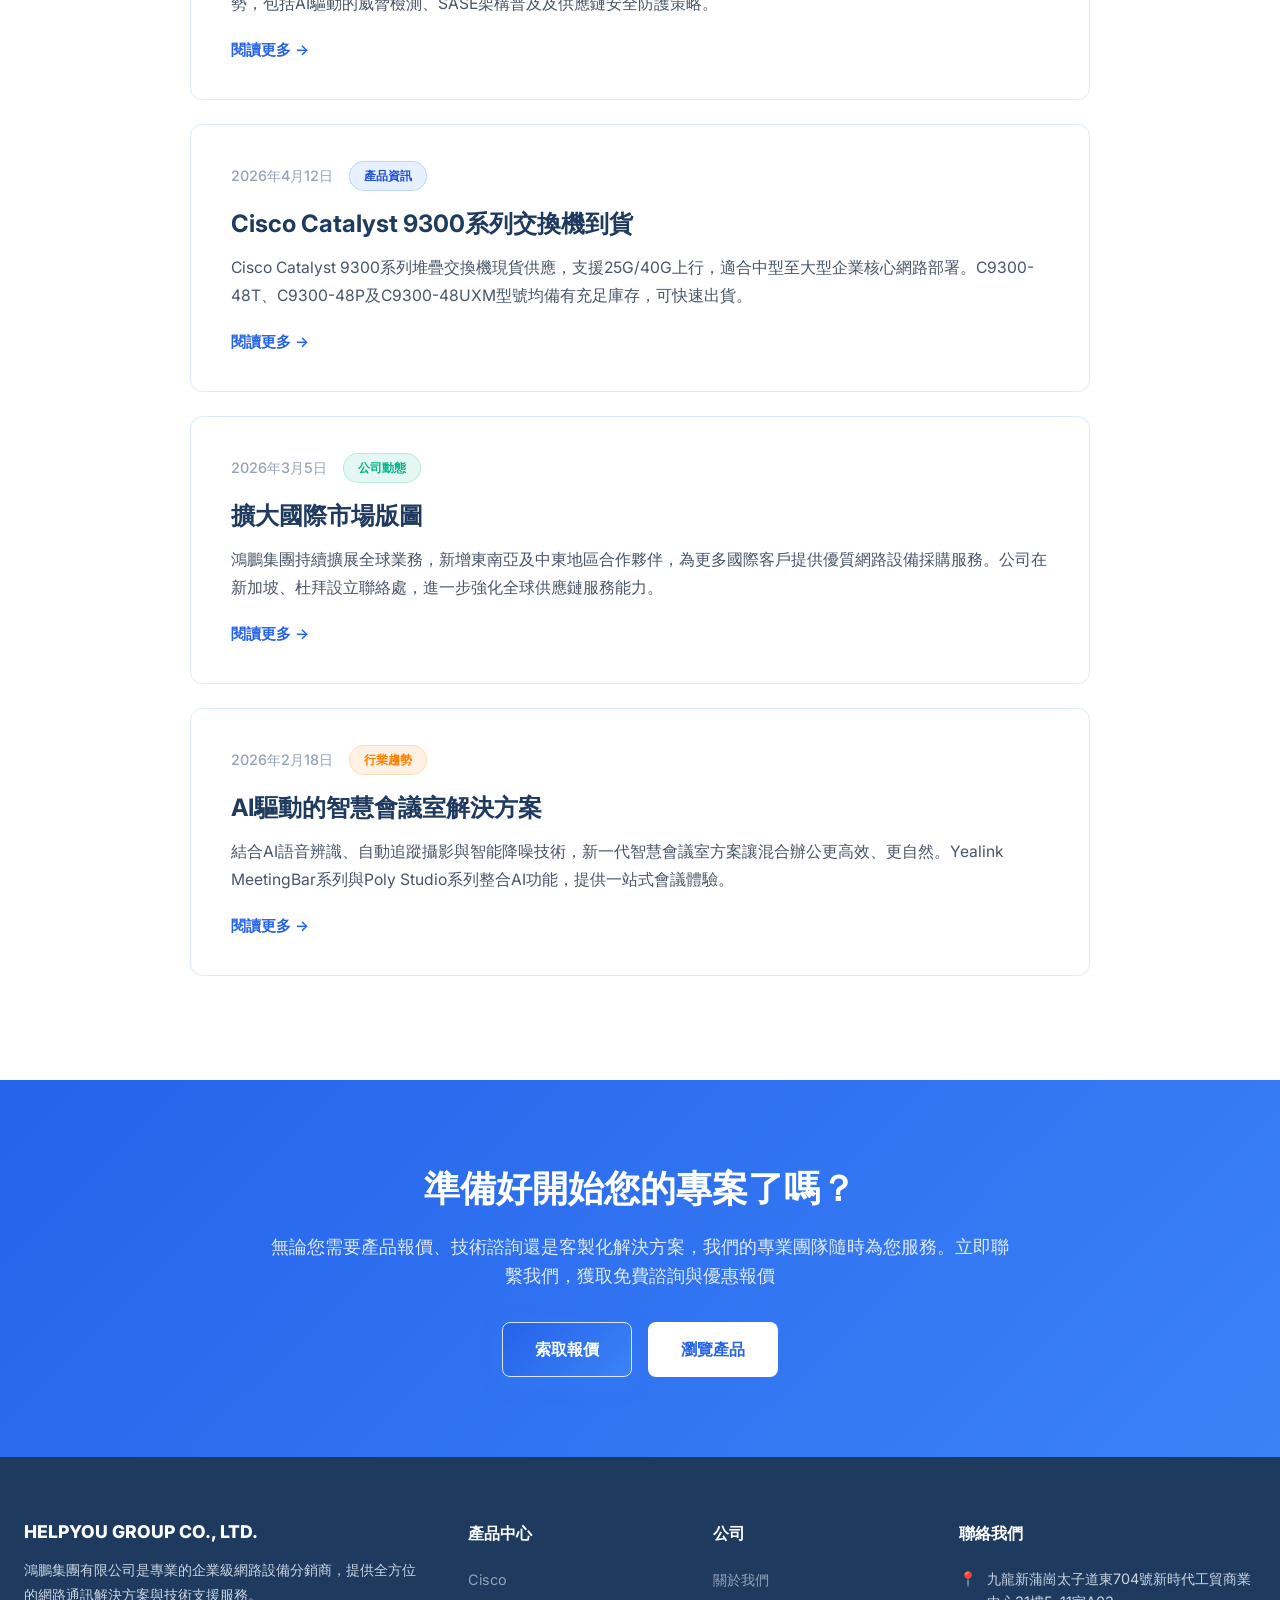
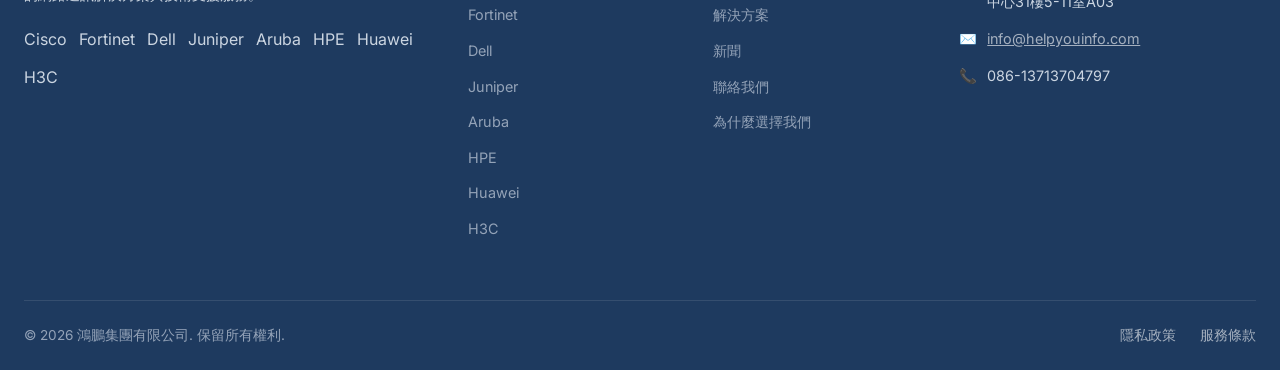
<file: news.html>
<!DOCTYPE html>
<html lang="zh-Hant-HK">
<head>
    <meta charset="UTF-8">
    <meta name="viewport" content="width=device-width, initial-scale=1.0">
    <meta name="description" content="最新消息 - 鴻鵬集團有限公司，了解最新產品資訊、公司動態及行業趨勢">
    <title data-i18n="title_news">最新消息 - 鴻鵬集團有限公司</title>
    <link rel="stylesheet" href="css/style.css">
    <link href="https://fonts.googleapis.com/css2?family=Inter:wght@400;500;600;700;800&display=swap" rel="stylesheet">
</head>
<body data-page="news">
    <div id="header-placeholder"></div>

    <!-- Page Header -->
    <div class="page-header" style="margin-top: 72px;">
        <h1 data-i18n="news_page_title">最新消息</h1>
        <p data-i18n="news_page_subtitle">了解鴻鵬集團最新動態、產品資訊及行業趨勢</p>
        <div class="breadcrumb">
            <a href="index.html" data-i18n="nav_home">首頁</a>
            <span class="sep">›</span>
            <span class="current" data-i18n="nav_news">新聞</span>
        </div>
    </div>

    <!-- News List Section -->
    <section class="news-page-section">
        <div class="section-container">
            <div class="news-list" id="newsListContainer">
                <!-- News articles rendered by js/news.js -->
            </div>
        </div>
    </section>

    <!-- CTA Section -->
    <section class="cta-section">
        <div class="cta-container">
            <h2 class="cta-title" data-i18n="cta_title">準備好開始您的專案了嗎？</h2>
            <p class="cta-subtitle" data-i18n="cta_subtitle">無論您需要產品報價、技術諮詢還是客製化解決方案，我們的專業團隊隨時為您服務。立即聯繫我們，獲取免費諮詢與優惠報價</p>
            <div class="hero-buttons" style="justify-content: center;">
                <a href="contact.html" class="btn-primary">
                    <span data-i18n="cta_btn_quote">索取報價</span>
                </a>
                <a href="products.html" class="btn-secondary">
                    <span data-i18n="cta_btn_browse">瀏覽產品</span>
                </a>
            </div>
        </div>
    </section>

    <div id="footer-placeholder"></div>

    <script src="js/config.js"></script>
    <script src="js/i18n.js"></script>
    <script src="js/products.js"></script>
    <script src="js/news.js"></script>
    <script src="js/main.js"></script>
    <script src="js/analytics.js"></script>
</body>
</html>
</file>
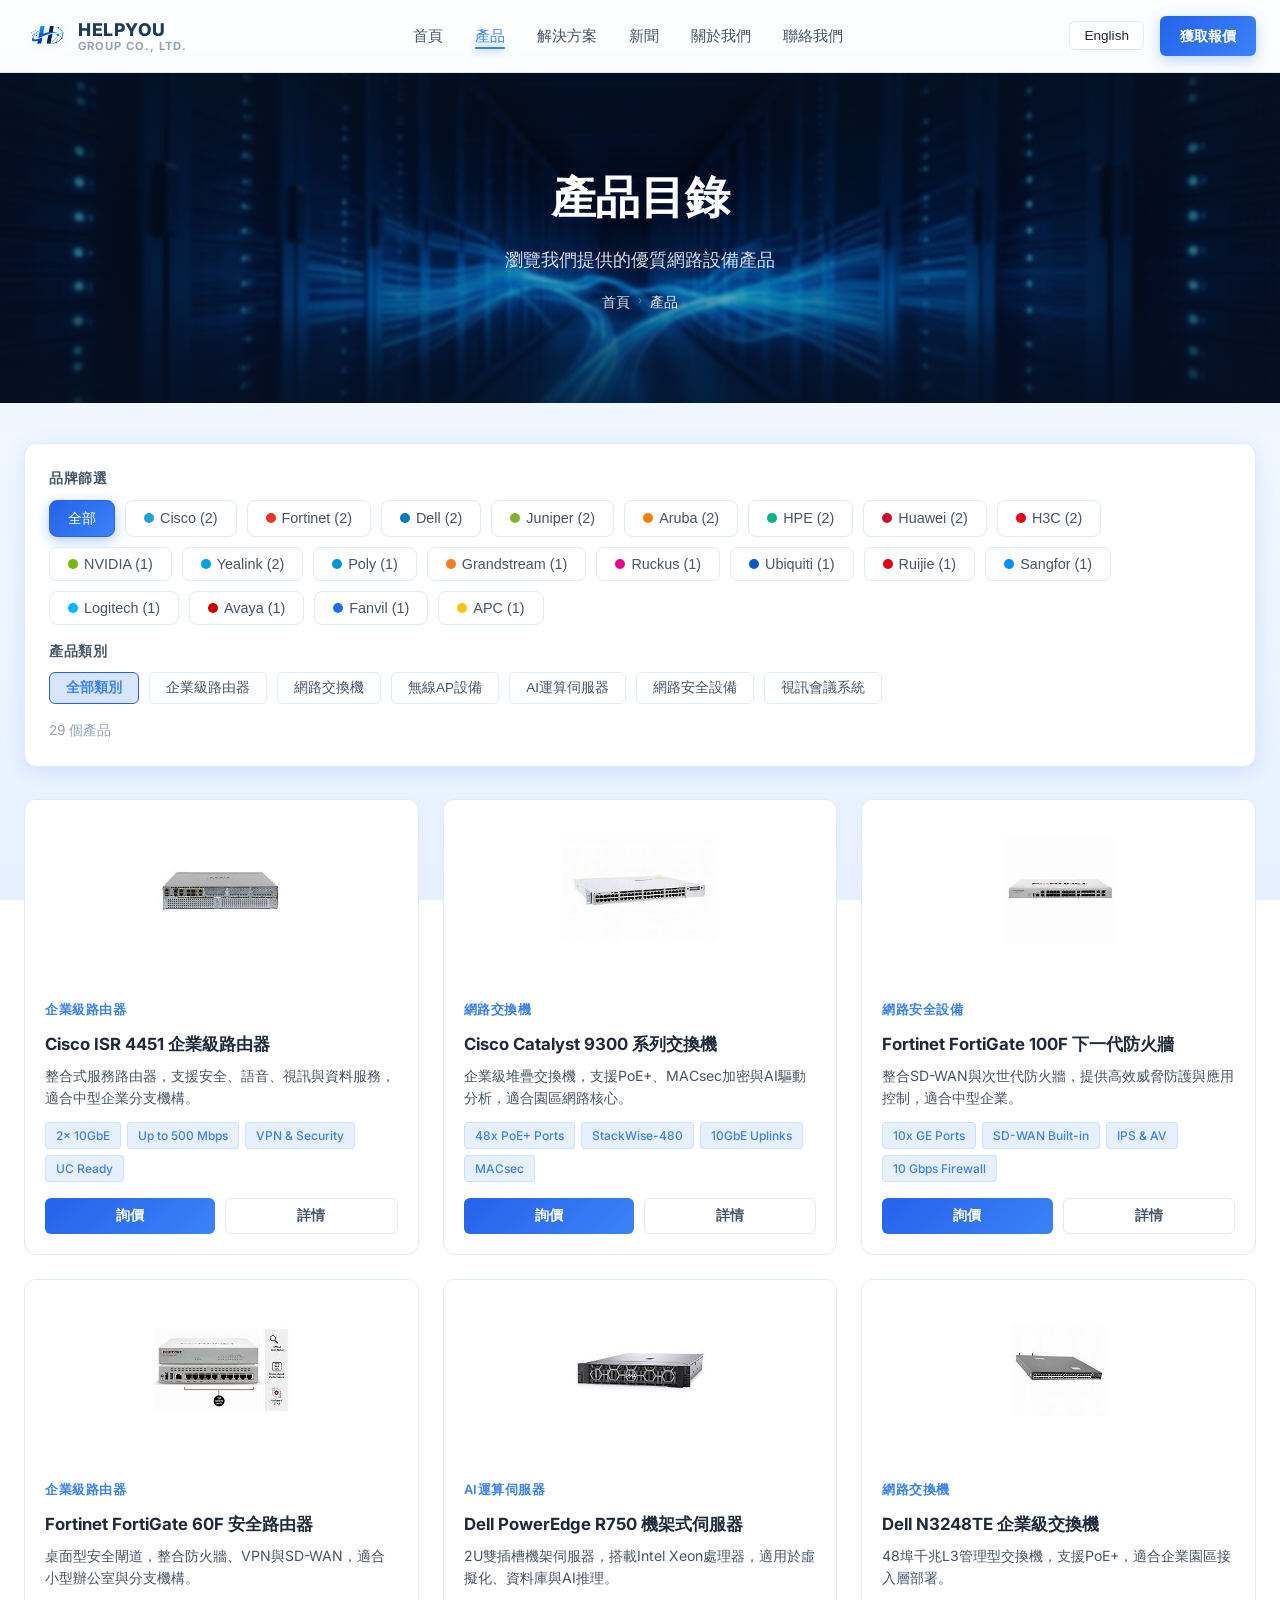
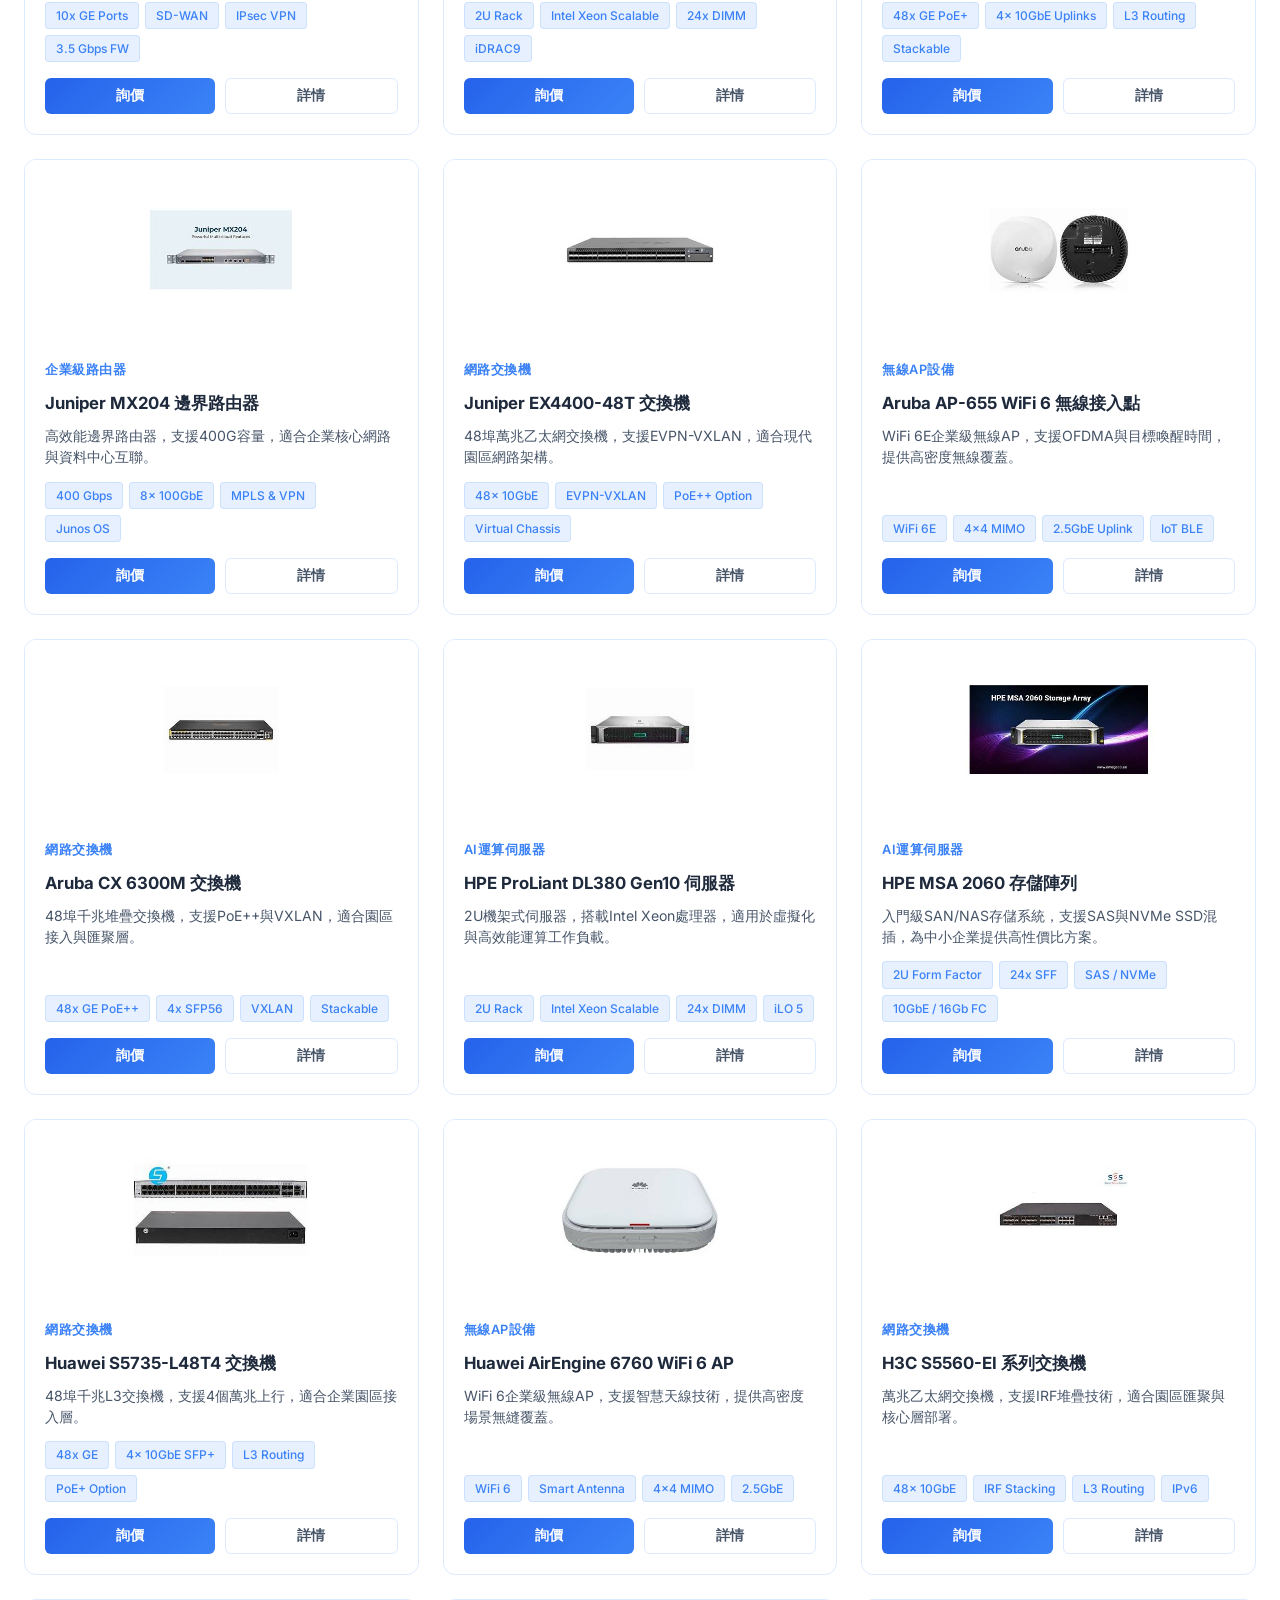
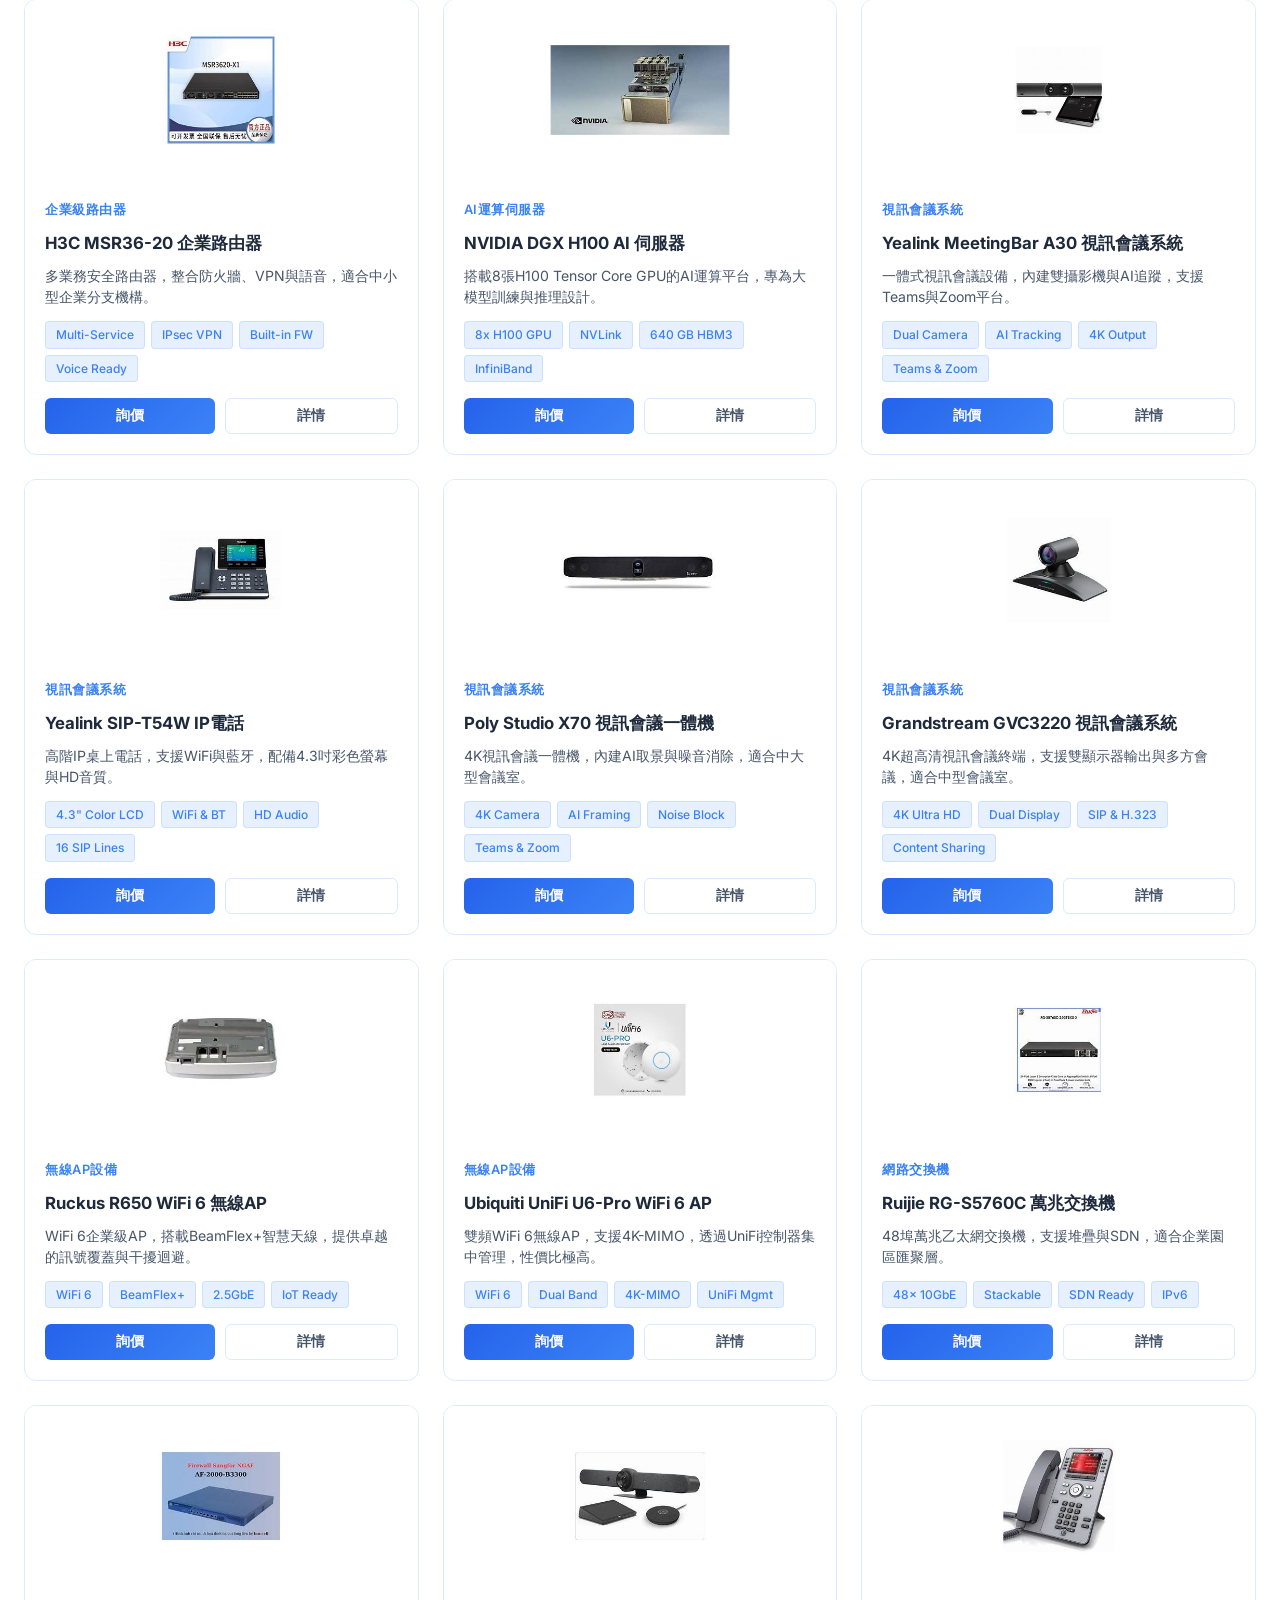
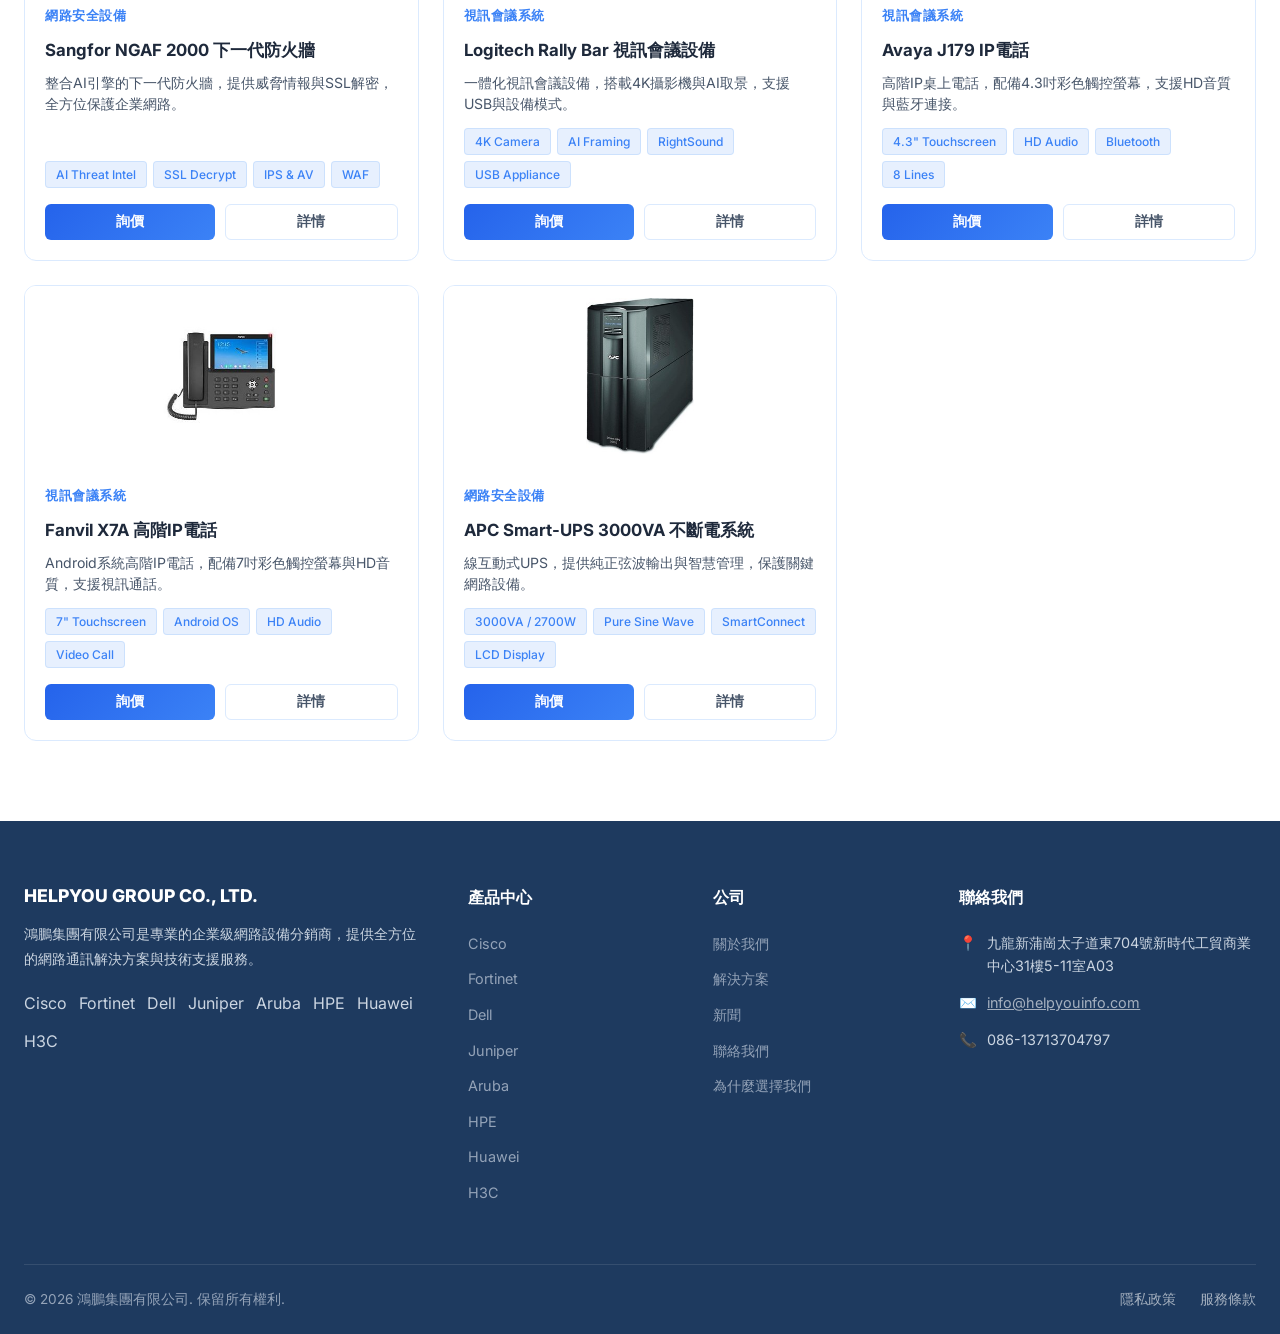
<file: products.html>
<!DOCTYPE html>
<html lang="zh-Hant-HK">
<head>
    <meta charset="UTF-8">
    <meta name="viewport" content="width=device-width, initial-scale=1.0">
    <meta name="description" content="產品目錄 - 鴻鵬集團有限公司 - Cisco, Fortinet, Dell, Juniper, Aruba, HPE, Huawei, H3C, NVIDIA, Yealink">
    <title data-i18n="title_products">產品目錄 - 鴻鵬集團有限公司</title>
    <link rel="stylesheet" href="css/style.css">
    <link href="https://fonts.googleapis.com/css2?family=Inter:wght@400;500;600;700;800&display=swap" rel="stylesheet">
</head>
<body data-page="products">
    <div id="header-placeholder"></div>

    <!-- Page Header -->
    <div class="page-header" style="margin-top: 72px;">
        <h1 data-i18n="products_title">產品目錄</h1>
        <p data-i18n="products_subtitle">瀏覽我們提供的優質網路設備產品</p>
        <div class="breadcrumb">
            <a href="index.html" data-i18n="nav_home">首頁</a>
            <span class="sep">›</span>
            <span class="current" data-i18n="nav_products">產品</span>
        </div>
    </div>

    <!-- Products Section -->
    <section class="section" style="padding-top: 40px;">
        <div class="section-container">
            <!-- Filter Bar -->
            <div class="filter-bar">
                <div class="filter-label" data-i18n="filter_brand">品牌篩選</div>
                <div class="brand-filters" id="brandFilters">
                    <!-- Brand filters will be injected by JavaScript -->
                </div>
                <div class="filter-label" style="margin-top: 16px;" data-i18n="filter_category">產品類別</div>
                <div class="category-filters" id="categoryFilters">
                    <!-- Category filters will be injected by JavaScript -->
                </div>
                <div style="margin-top: 16px; font-size: 0.85rem; color: var(--text-light);">
                    <span id="resultsCount">29</span> <span data-i18n="results_count">個產品</span>
                </div>
            </div>

            <!-- Product Grid -->
            <div class="product-grid" id="productGrid">
                <!-- Products will be injected by JavaScript -->
            </div>
        </div>
    </section>

    <div id="footer-placeholder"></div>

    <script src="js/config.js"></script>
    <script src="js/i18n.js"></script>
    <script src="js/products.js"></script>
    <script src="js/main.js"></script>
    <script src="js/analytics.js"></script>
</body>
</html>
</file>
<file: css/style.css>
/* ============================================
   YAT YUEN (HK) - Custom Styles
   ============================================ */

:root {
    /* === 淡蓝主题 === */
    --primary: #1e3a5f;
    --primary-light: #2c5282;
    --accent: #2563eb;
    --accent-light: #3b82f6;
    --accent-dark: #1d4ed8;
    --bg-light: #f0f7ff;       /* body 底色 极浅蓝 */
    --bg-gray: #e6f0ff;        /* section gray 浅蓝灰 */
    --text-dark: #1e293b;      /* 主文字深色 */
    --text-medium: #475569;    /* 次文字 */
    --text-light: #94a3b8;     /* 浅文字 */
    --border: #dbeafe;         /* 浅蓝边框 */
    --card-bg: #ffffff;        /* 卡片白底 */
    --card-bg-hover: #f8faff;
    --success: #10b981;
    --warning: #f59e0b;
    --white: #ffffff;
}

* {
    margin: 0;
    padding: 0;
    box-sizing: border-box;
}

html {
    scroll-behavior: smooth;
}

body {
    font-family: 'Inter', -apple-system, BlinkMacSystemFont, 'Segoe UI', 'PingFang TC', 'Microsoft JhengHei', sans-serif;
    color: var(--text-dark);
    line-height: 1.6;
    overflow-x: hidden;
    background: linear-gradient(180deg, #e6f0ff 0%, #f0f7ff 50%, #e6f0ff 100%);
    background-attachment: fixed;
}

/* ==================== Header ==================== */
.header {
    position: fixed;
    top: 0;
    left: 0;
    right: 0;
    z-index: 1000;
    background: rgba(255, 255, 255, 0.88);
    backdrop-filter: blur(15px);
    -webkit-backdrop-filter: blur(15px);
    border-bottom: 1px solid var(--border);
    transition: all 0.3s ease;
}

.header.scrolled {
    background: rgba(255, 255, 255, 0.96);
    box-shadow: 0 2px 20px rgba(37, 99, 235, 0.1);
}

.header-container {
    max-width: 1400px;
    margin: 0 auto;
    padding: 0 24px;
    display: flex;
    align-items: center;
    justify-content: space-between;
    height: 72px;
}

.logo {
    display: flex;
    align-items: center;
    gap: 10px;
    text-decoration: none;
    color: var(--text-dark);
    font-weight: 700;
    font-size: 1.25rem;
    letter-spacing: 0.5px;
}

.logo-img {
    height: 44px;
    width: auto;
    object-fit: contain;
    filter: drop-shadow(0 2px 4px rgba(37, 99, 235, 0.15));
}

.logo-text .logo-main {
    color: var(--text-dark);
}

.logo-icon {
    width: 40px;
    height: 40px;
    background: linear-gradient(135deg, #2563eb, #3b82f6);
    border-radius: 8px;
    display: flex;
    align-items: center;
    justify-content: center;
    font-size: 1.3rem;
    color: white;
    font-weight: 800;
}

.logo-text {
    display: flex;
    flex-direction: column;
    line-height: 1.2;
}

.logo-text .logo-main {
    font-size: 1.1rem;
    font-weight: 800;
    color: var(--primary);
}

.logo-text .logo-sub {
    font-size: 0.7rem;
    color: var(--text-light);
    letter-spacing: 1px;
}

.nav-menu {
    display: flex;
    align-items: center;
    gap: 32px;
    list-style: none;
}

.nav-link {
    color: var(--text-medium);
    text-decoration: none;
    font-size: 0.95rem;
    font-weight: 500;
    transition: color 0.2s;
    position: relative;
}

.nav-link:hover,
.nav-link.active {
    color: var(--accent-light);
}

.nav-link.active::after {
    content: '';
    position: absolute;
    bottom: -4px;
    left: 0;
    right: 0;
    height: 2px;
    background: var(--accent-light);
    border-radius: 2px;
    box-shadow: 0 0 8px var(--accent-light);
}

.header-actions {
    display: flex;
    align-items: center;
    gap: 16px;
}

.lang-toggle {
    background: #ffffff;
    border: 1px solid var(--border);
    color: var(--text-dark);
    padding: 6px 14px;
    border-radius: 6px;
    cursor: pointer;
    font-size: 0.85rem;
    font-weight: 500;
    transition: all 0.2s;
    display: flex;
    align-items: center;
    gap: 6px;
}

.lang-toggle:hover {
    background: var(--bg-gray);
    border-color: var(--accent);
}

.btn-quote {
    background: linear-gradient(135deg, var(--accent), var(--accent-light));
    color: white;
    padding: 8px 20px;
    border-radius: 6px;
    text-decoration: none;
    font-size: 0.9rem;
    font-weight: 600;
    transition: all 0.2s;
    white-space: nowrap;
    box-shadow: 0 4px 14px rgba(59, 130, 246, 0.35);
}

.btn-quote:hover {
    background: linear-gradient(135deg, var(--accent-dark), var(--accent));
    transform: translateY(-1px);
    box-shadow: 0 6px 20px rgba(59, 130, 246, 0.5);
}

.mobile-menu-btn {
    display: none;
    background: none;
    border: none;
    color: var(--text-dark);
    font-size: 1.5rem;
    cursor: pointer;
}

/* ==================== Hero Section ==================== */
.hero {
    background: transparent;
    color: var(--text-dark);
    padding: 140px 0 80px;
    position: relative;
    overflow: hidden;
}

.hero::before {
    content: '';
    position: absolute;
    top: -50%;
    right: -10%;
    width: 700px;
    height: 700px;
    background: radial-gradient(circle, rgba(59, 130, 246, 0.12) 0%, transparent 70%);
    border-radius: 50%;
}

.hero::after {
    content: '';
    position: absolute;
    bottom: -20%;
    left: -5%;
    width: 400px;
    height: 400px;
    background: radial-gradient(circle, rgba(96, 165, 250, 0.10) 0%, transparent 70%);
    border-radius: 50%;
}

.hero-container {
    max-width: 1400px;
    margin: 0 auto;
    padding: 0 24px;
    position: relative;
    z-index: 1;
    display: grid;
    grid-template-columns: 1fr 1fr;
    gap: 60px;
    align-items: center;
}

.hero-content {
    max-width: 100%;
}

.hero-badge {
    display: inline-flex;
    align-items: center;
    gap: 8px;
    background: rgba(59, 130, 246, 0.15);
    border: 1px solid rgba(96, 165, 250, 0.4);
    padding: 6px 16px;
    border-radius: 50px;
    font-size: 0.85rem;
    color: var(--accent-dark);
    margin-bottom: 24px;
    backdrop-filter: blur(8px);
}

.hero h1 {
    font-size: 3rem;
    font-weight: 800;
    line-height: 1.2;
    margin-bottom: 20px;
    letter-spacing: -0.5px;
    color: var(--primary);
}

.hero-subtitle {
    font-size: 1.2rem;
    color: var(--text-medium);
    margin-bottom: 36px;
    line-height: 1.7;
}

.hero-buttons {
    display: flex;
    gap: 16px;
    flex-wrap: wrap;
}

/* Hero Visual - right side scene image */
.hero-visual {
    position: relative;
    width: 100%;
    height: 420px;
    display: flex;
    align-items: center;
    justify-content: center;
    border-radius: 16px;
    overflow: hidden;
    box-shadow: 0 12px 40px rgba(37, 99, 235, 0.12), 0 0 0 1px rgba(59, 130, 246, 0.2);
}

.hero-scene-img {
    width: 100%;
    height: 100%;
    object-fit: cover;
    display: block;
    border-radius: 16px;
    transition: opacity 0.4s ease;
}

.btn-primary {
    background: linear-gradient(135deg, var(--accent), var(--accent-light));
    color: white;
    padding: 14px 32px;
    border-radius: 8px;
    text-decoration: none;
    font-size: 1rem;
    font-weight: 600;
    transition: all 0.3s;
    display: inline-flex;
    align-items: center;
    gap: 8px;
    box-shadow: 0 6px 20px rgba(59, 130, 246, 0.35);
    border: 1px solid var(--border);
}

.btn-primary:hover {
    background: linear-gradient(135deg, var(--accent-dark), var(--accent));
    transform: translateY(-2px);
    box-shadow: 0 10px 28px rgba(59, 130, 246, 0.55);
}

.btn-secondary {
    background: #ffffff;
    color: var(--accent);
    padding: 14px 32px;
    border-radius: 8px;
    text-decoration: none;
    font-size: 1rem;
    font-weight: 600;
    transition: all 0.3s;
    border: 1px solid var(--border);
    display: inline-flex;
    align-items: center;
    gap: 8px;
    backdrop-filter: blur(8px);
}

.btn-secondary:hover {
    background: var(--bg-gray);
    border-color: var(--accent);
    color: var(--accent-dark);
    transform: translateY(-2px);
}

/* ==================== Stats Bar ==================== */
.stats-bar {
    background: #ffffff;
    backdrop-filter: blur(10px);
    padding: 40px 0;
    border-top: 1px solid var(--border);
    border-bottom: 1px solid var(--border);
}

.stats-container {
    max-width: 1400px;
    margin: 0 auto;
    padding: 0 24px;
    display: grid;
    grid-template-columns: repeat(4, 1fr);
    gap: 32px;
}

.stat-item {
    text-align: center;
    color: var(--text-dark);
}

.stat-number {
    font-size: 2.5rem;
    font-weight: 800;
    color: var(--accent);
    margin-bottom: 4px;
}

.stat-label {
    font-size: 0.9rem;
    color: var(--text-medium);
}

/* ==================== Section General ==================== */
.section {
    padding: 80px 0;
    position: relative;
}

.section-gray {
    background: var(--bg-gray);
    border-top: 1px solid var(--border);
    border-bottom: 1px solid var(--border);
}

.section-container {
    max-width: 1400px;
    margin: 0 auto;
    padding: 0 24px;
}

.section-header {
    text-align: center;
    margin-bottom: 56px;
}

.section-title {
    font-size: 2.25rem;
    font-weight: 800;
    color: var(--primary);
    margin-bottom: 12px;
    letter-spacing: -0.5px;
}

.section-subtitle {
    font-size: 1.1rem;
    color: var(--text-medium);
    max-width: 700px;
    margin: 0 auto;
}

/* ==================== Brand Cards ==================== */
.brand-grid {
    display: grid;
    grid-template-columns: repeat(4, 1fr);
    gap: 24px;
}

.brand-card {
    background: var(--card-bg);
    border-radius: 12px;
    padding: 32px 24px;
    text-align: center;
    transition: all 0.3s;
    border: 1px solid var(--border);
    cursor: pointer;
    text-decoration: none;
    color: var(--text-dark);
    display: flex;
    flex-direction: column;
    align-items: center;
    gap: 12px;
    backdrop-filter: blur(8px);
}

.brand-card:hover {
    transform: translateY(-4px);
    background: var(--card-bg-hover);
    border-color: var(--accent);
    box-shadow: 0 12px 32px rgba(59, 130, 246, 0.2);
}

.brand-logo-box {
    width: 120px;
    height: 120px;
    border-radius: 12px;
    display: flex;
    align-items: center;
    justify-content: center;
    margin-bottom: 8px;
    background: #ffffff;
    padding: 16px;
    overflow: hidden;
}

.brand-logo-img {
    width: 100%;
    height: 100%;
    object-fit: contain;
}

.brand-logo-box-more {
    background: linear-gradient(135deg, var(--accent), var(--accent-light));
    font-size: 1.5rem;
    font-weight: 800;
    color: white;
}

.brand-card-more {
    background: linear-gradient(135deg, rgba(59, 130, 246, 0.15), rgba(96, 165, 250, 0.1));
    border-color: var(--accent);
}

.brand-name {
    font-size: 1.1rem;
    font-weight: 700;
    color: var(--text-dark);
}

/* ==================== Product Categories ==================== */
.category-grid {
    display: grid;
    grid-template-columns: repeat(4, 1fr);
    gap: 24px;
}

.category-card {
    background: var(--card-bg);
    border-radius: 12px;
    padding: 32px 24px;
    transition: all 0.3s;
    border: 1px solid var(--border);
    text-align: center;
    backdrop-filter: blur(8px);
}

.category-card:hover {
    transform: translateY(-4px);
    background: var(--card-bg-hover);
    box-shadow: 0 12px 32px rgba(59, 130, 246, 0.2);
    border-color: var(--accent);
}

.category-icon {
    width: 64px;
    height: 64px;
    margin: 0 auto 16px;
    background: linear-gradient(135deg, rgba(59, 130, 246, 0.2), rgba(96, 165, 250, 0.15));
    border: 1px solid rgba(96, 165, 250, 0.3);
    border-radius: 16px;
    display: flex;
    align-items: center;
    justify-content: center;
    font-size: 1.8rem;
}

.category-title {
    font-size: 1.15rem;
    font-weight: 700;
    margin-bottom: 8px;
    color: var(--text-dark);
}

.category-desc {
    font-size: 0.9rem;
    color: var(--text-medium);
    line-height: 1.5;
}

/* ==================== Why Choose Us ==================== */
.features-grid {
    display: grid;
    grid-template-columns: repeat(3, 1fr);
    gap: 32px;
}

.feature-card {
    text-align: center;
    padding: 32px 24px;
    background: var(--card-bg);
    border-radius: 12px;
    border: 1px solid var(--border);
    transition: all 0.3s;
    backdrop-filter: blur(8px);
}

.feature-card:hover {
    background: var(--card-bg-hover);
    border-color: rgba(59, 130, 246, 0.4);
    transform: translateY(-4px);
    box-shadow: 0 12px 32px rgba(59, 130, 246, 0.18);
}

.feature-icon {
    width: 72px;
    height: 72px;
    margin: 0 auto 20px;
    background: linear-gradient(135deg, var(--accent), var(--accent-light));
    border-radius: 18px;
    display: flex;
    align-items: center;
    justify-content: center;
    font-size: 2rem;
    color: white;
    box-shadow: 0 8px 20px rgba(59, 130, 246, 0.35);
}

.feature-title {
    font-size: 1.2rem;
    font-weight: 700;
    margin-bottom: 10px;
    color: var(--text-dark);
}

.feature-desc {
    font-size: 0.95rem;
    color: var(--text-medium);
    line-height: 1.6;
}

/* ==================== CTA Section ==================== */
.cta-section {
    background: linear-gradient(135deg, var(--accent), var(--accent-light));
    color: white;
    padding: 80px 0;
    text-align: center;
}

.cta-container {
    max-width: 800px;
    margin: 0 auto;
    padding: 0 24px;
}

.cta-title {
    font-size: 2.25rem;
    font-weight: 800;
    margin-bottom: 16px;
}

.cta-subtitle {
    font-size: 1.1rem;
    color: rgba(255, 255, 255, 0.85);
    margin-bottom: 32px;
}

/* Override btn-secondary inside CTA (on colored bg) */
.cta-section .btn-secondary {
    background: #ffffff;
    color: var(--accent);
    border: 1px solid rgba(255, 255, 255, 0.5);
}

.cta-section .btn-secondary:hover {
    background: #f0f7ff;
    border-color: #ffffff;
}

/* ==================== Footer ==================== */
.footer {
    background: #1e3a5f;
    color: #cbd5e1;
    padding: 64px 0 24px;
}

.footer-container {
    max-width: 1400px;
    margin: 0 auto;
    padding: 0 24px;
}

.footer-grid {
    display: grid;
    grid-template-columns: 2fr 1fr 1fr 1.5fr;
    gap: 48px;
    margin-bottom: 48px;
}

.footer-brand {
    display: flex;
    align-items: center;
    gap: 10px;
    margin-bottom: 16px;
}

.footer-brand .logo-img {
    height: 40px;
    width: auto;
}

.footer-brand .logo-text .logo-main {
    color: white;
}

.footer-desc {
    font-size: 0.9rem;
    line-height: 1.7;
    margin-bottom: 20px;
}

.footer h4 {
    color: white;
    font-size: 1rem;
    font-weight: 700;
    margin-bottom: 20px;
}

.footer-links {
    list-style: none;
}

.footer-links li {
    margin-bottom: 10px;
}

.footer-links a {
    color: #94a3b8;
    text-decoration: none;
    font-size: 0.9rem;
    transition: color 0.2s;
}

.footer-links a:hover {
    color: #60a5fa;
}

.footer-contact-item {
    display: flex;
    gap: 10px;
    margin-bottom: 14px;
    font-size: 0.9rem;
}

.footer-contact-item .icon {
    flex-shrink: 0;
    color: var(--accent-light);
}

.footer-bottom {
    border-top: 1px solid rgba(255, 255, 255, 0.1);
    padding-top: 24px;
    display: flex;
    justify-content: space-between;
    align-items: center;
    font-size: 0.85rem;
    color: #94a3b8;
}

/* ==================== Products Page ==================== */
.products-page {
    padding-top: 120px;
    min-height: 100vh;
    background: transparent;
}

.page-header {
    position: relative;
    color: white;
    padding: 90px 0;
    text-align: center;
    overflow: hidden;
    background-color: #061225;
    background-image: url('../images/hero-bg.jpg');
    background-size: cover;
    background-position: center center;
    background-repeat: no-repeat;
}

/* 暗化 overlay 让文字清晰可读 */
.page-header::before {
    content: '';
    position: absolute;
    inset: 0;
    background:
        /* 顶部底部暗角 */
        linear-gradient(180deg, rgba(6,18,37,0.50) 0%, rgba(6,18,37,0.18) 30%, rgba(6,18,37,0.22) 70%, rgba(6,18,37,0.60) 100%),
        /* 中央聚焦 */
        radial-gradient(ellipse 70% 90% at 50% 50%, rgba(0,0,0,0) 30%, rgba(6,18,37,0.50) 100%);
    pointer-events: none;
}
/* 整体暗化 overlay 让文字更清晰 */
.page-header::after {
    content: '';
    position: absolute;
    inset: 0;
    background:
        radial-gradient(ellipse 60% 80% at 50% 50%, transparent 0%, rgba(5,15,35,0.30) 70%, rgba(5,15,35,0.55) 100%);
    pointer-events: none;
}

.page-header h1 {
    position: relative;
    z-index: 2;
    font-size: 2.8rem;
    font-weight: 800;
    margin-bottom: 12px;
    text-shadow: 0 2px 8px rgba(37, 99, 235, 0.1);
    letter-spacing: -0.01em;
}

.page-header p {
    position: relative;
    z-index: 2;
    font-size: 1.1rem;
    color: rgba(255, 255, 255, 0.85);
    text-shadow: 0 1px 8px rgba(37, 99, 235, 0.15);
}

.page-header .breadcrumb {
    position: relative;
    z-index: 2;
    margin-top: 16px;
    font-size: 0.9rem;
    color: rgba(255, 255, 255, 0.75);
    display: flex;
    align-items: center;
    justify-content: center;
    gap: 8px;
}

.page-header .breadcrumb a {
    color: rgba(255, 255, 255, 0.85);
    text-decoration: none;
    transition: color 0.2s;
}

.page-header .breadcrumb a:hover {
    color: #6ec6ff;
}

.page-header .breadcrumb .sep {
    opacity: 0.5;
    font-size: 0.7rem;
}

.page-header .breadcrumb .current {
    color: rgba(255, 255, 255, 0.95);
}

.filter-bar {
    background: #ffffff;
    backdrop-filter: blur(10px);
    padding: 24px;
    border-radius: 12px;
    margin-bottom: 32px;
    border: 1px solid var(--border);
    box-shadow: 0 4px 20px rgba(37, 99, 235, 0.12);
    position: sticky;
    top: 88px;
    z-index: 100;
}

.filter-label {
    font-size: 0.85rem;
    font-weight: 600;
    color: var(--text-medium);
    margin-bottom: 10px;
    text-transform: uppercase;
    letter-spacing: 0.5px;
}

.brand-filters {
    display: flex;
    flex-wrap: wrap;
    gap: 10px;
    margin-bottom: 16px;
}

.brand-filter-btn {
    padding: 8px 18px;
    border-radius: 8px;
    border: 1px solid var(--border);
    background: #ffffff;
    color: var(--text-medium);
    font-size: 0.9rem;
    font-weight: 500;
    cursor: pointer;
    transition: all 0.2s;
    display: flex;
    align-items: center;
    gap: 6px;
}

.brand-filter-btn:hover {
    border-color: var(--accent);
    color: var(--accent-light);
    background: rgba(59, 130, 246, 0.1);
}

.brand-filter-btn.active {
    background: linear-gradient(135deg, var(--accent), var(--accent-light));
    color: white;
    border-color: var(--accent);
    box-shadow: 0 4px 14px rgba(59, 130, 246, 0.4);
}

.brand-filter-btn .brand-dot {
    width: 10px;
    height: 10px;
    border-radius: 50%;
}

.category-filters {
    display: flex;
    flex-wrap: wrap;
    gap: 10px;
}

.category-filter-btn {
    padding: 6px 16px;
    border-radius: 6px;
    border: 1px solid var(--border);
    background: #ffffff;
    color: var(--text-medium);
    font-size: 0.85rem;
    cursor: pointer;
    transition: all 0.2s;
}

.category-filter-btn:hover {
    border-color: var(--accent);
    color: var(--accent-light);
    background: rgba(59, 130, 246, 0.1);
}

.category-filter-btn.active {
    background: rgba(59, 130, 246, 0.2);
    color: var(--accent-light);
    border-color: var(--accent);
    font-weight: 600;
}

.product-grid {
    display: grid;
    grid-template-columns: repeat(3, 1fr);
    gap: 24px;
}

.product-card {
    background: #ffffff;
    border-radius: 12px;
    overflow: hidden;
    transition: all 0.3s;
    border: 1px solid var(--border);
    backdrop-filter: blur(8px);
    display: flex;
    flex-direction: column;
}

.product-card:hover {
    transform: translateY(-4px);
    background: #ffffff;
    border-color: rgba(59, 130, 246, 0.5);
    box-shadow: 0 12px 32px rgba(59, 130, 246, 0.2);
}

.product-image {
    height: 180px;
    display: flex;
    align-items: center;
    justify-content: center;
    position: relative;
    overflow: hidden;
    background: #ffffff;
}

.product-img {
    width: 100%;
    height: 100%;
    object-fit: contain;
    object-position: center;
    padding: 12px;
}

.product-image-bg {
    position: absolute;
    top: 0;
    left: 0;
    right: 0;
    bottom: 0;
    opacity: 0.12;
}

.product-image-content {
    position: relative;
    z-index: 1;
    text-align: center;
}

.product-image-content .product-icon {
    font-size: 3rem;
    margin-bottom: 8px;
}

.product-image-content .product-model {
    font-size: 0.8rem;
    font-weight: 600;
    color: var(--text-medium);
}

.product-brand-badge {
    position: absolute;
    top: 12px;
    right: 12px;
    padding: 4px 12px;
    border-radius: 6px;
    font-size: 0.75rem;
    font-weight: 700;
    color: white;
    z-index: 2;
}

.product-info {
    padding: 20px;
    flex: 1;
    display: flex;
    flex-direction: column;
}

.product-name {
    font-size: 1.05rem;
    font-weight: 700;
    margin-bottom: 8px;
    color: var(--text-dark);
}

.product-category {
    font-size: 0.8rem;
    color: var(--accent-light);
    font-weight: 600;
    margin-bottom: 10px;
    text-transform: uppercase;
    letter-spacing: 0.5px;
}

.product-desc {
    font-size: 0.88rem;
    color: var(--text-medium);
    line-height: 1.5;
    margin-bottom: 14px;
    flex: 1;
}

.product-specs {
    display: flex;
    flex-wrap: wrap;
    gap: 6px;
    margin-bottom: 16px;
}

.spec-tag {
    background: rgba(59, 130, 246, 0.12);
    color: var(--accent-light);
    padding: 3px 10px;
    border-radius: 4px;
    font-size: 0.75rem;
    font-weight: 500;
    border: 1px solid rgba(96, 165, 250, 0.2);
}

.product-actions {
    display: flex;
    gap: 10px;
}

.btn-inquire {
    flex: 1;
    background: linear-gradient(135deg, var(--accent), var(--accent-light));
    color: white;
    padding: 8px 16px;
    border-radius: 6px;
    text-decoration: none;
    font-size: 0.85rem;
    font-weight: 600;
    text-align: center;
    transition: all 0.2s;
    border: none;
    cursor: pointer;
}

.btn-inquire:hover {
    background: linear-gradient(135deg, var(--accent-dark), var(--accent));
    box-shadow: 0 4px 14px rgba(59, 130, 246, 0.4);
}

.btn-details {
    flex: 1;
    background: #ffffff;
    color: var(--text-medium);
    padding: 8px 16px;
    border-radius: 6px;
    text-decoration: none;
    font-size: 0.85rem;
    font-weight: 600;
    text-align: center;
    border: 1px solid var(--border);
    transition: all 0.2s;
    cursor: pointer;
}

.btn-details:hover {
    border-color: var(--accent);
    color: var(--accent-light);
    background: rgba(59, 130, 246, 0.1);
}

.no-results {
    text-align: center;
    padding: 60px;
    color: var(--text-light);
    font-size: 1.1rem;
}

/* ==================== About Page ==================== */
.about-section {
    padding: 80px 0;
}

.about-grid {
    display: grid;
    grid-template-columns: 1fr 1fr;
    gap: 64px;
    align-items: center;
}

.about-text h2 {
    font-size: 2rem;
    font-weight: 800;
    margin-bottom: 20px;
    color: var(--text-dark);
}

.about-text p {
    font-size: 1rem;
    color: var(--text-medium);
    line-height: 1.8;
    margin-bottom: 16px;
}

.about-visual {
    border-radius: 16px;
    overflow: hidden;
    box-shadow: 0 8px 32px rgba(37, 99, 235, 0.12), 0 0 0 1px rgba(59, 130, 246, 0.2);
    display: flex;
    align-items: center;
    justify-content: center;
}

.about-visual-img {
    width: 100%;
    height: auto;
    display: block;
    border-radius: 16px;
}

.values-grid {
    display: grid;
    grid-template-columns: repeat(3, 1fr);
    gap: 32px;
}

.value-card {
    background: var(--card-bg);
    border-radius: 12px;
    padding: 32px 24px;
    border: 1px solid var(--border);
    transition: all 0.3s;
    backdrop-filter: blur(8px);
}

.value-card:hover {
    transform: translateY(-4px);
    background: var(--card-bg-hover);
    border-color: rgba(59, 130, 246, 0.4);
    box-shadow: 0 12px 32px rgba(59, 130, 246, 0.18);
}

.value-icon {
    width: 56px;
    height: 56px;
    border-radius: 12px;
    display: flex;
    align-items: center;
    justify-content: center;
    font-size: 1.6rem;
    margin-bottom: 16px;
    background: linear-gradient(135deg, rgba(59, 130, 246, 0.2), rgba(96, 165, 250, 0.15));
    border: 1px solid rgba(96, 165, 250, 0.3);
}

.value-title {
    font-size: 1.15rem;
    font-weight: 700;
    margin-bottom: 8px;
    color: var(--text-dark);
}

.value-desc {
    font-size: 0.9rem;
    color: var(--text-medium);
    line-height: 1.6;
}

/* ==================== Contact Page ==================== */
.contact-grid {
    display: grid;
    grid-template-columns: 1fr 1.5fr;
    gap: 48px;
}

.contact-info-card {
    background: var(--card-bg);
    border: 1px solid var(--border);
    border-radius: 16px;
    padding: 40px;
    color: var(--text-dark);
    backdrop-filter: blur(8px);
    box-shadow: 0 4px 24px rgba(37, 99, 235, 0.12);
}

.contact-info-card h3 {
    font-size: 1.5rem;
    font-weight: 700;
    margin-bottom: 24px;
    color: var(--accent-light);
}

.contact-info-item {
    display: flex;
    gap: 16px;
    margin-bottom: 24px;
}

.contact-info-item .icon {
    width: 48px;
    height: 48px;
    background: rgba(59, 130, 246, 0.15);
    border: 1px solid rgba(96, 165, 250, 0.3);
    border-radius: 10px;
    display: flex;
    align-items: center;
    justify-content: center;
    font-size: 1.3rem;
    flex-shrink: 0;
}

.contact-info-item .content {
    flex: 1;
}

.contact-info-item .label {
    font-size: 0.8rem;
    color: var(--text-medium);
    margin-bottom: 4px;
}

.contact-info-item .value {
    font-size: 0.95rem;
    font-weight: 500;
    color: var(--text-dark);
}

.contact-info-item .value a {
    color: var(--accent-light);
    text-decoration: none;
}

.contact-info-item .value a:hover {
    color: var(--accent);
}

.contact-form-card {
    background: var(--card-bg);
    border-radius: 16px;
    padding: 40px;
    border: 1px solid var(--border);
    backdrop-filter: blur(8px);
    box-shadow: 0 4px 24px rgba(37, 99, 235, 0.12);
}

.contact-form-card h3 {
    font-size: 1.5rem;
    font-weight: 700;
    margin-bottom: 24px;
    color: var(--text-dark);
}

.form-group {
    margin-bottom: 20px;
}

.form-row {
    display: grid;
    grid-template-columns: 1fr 1fr;
    gap: 20px;
}

.form-label {
    display: block;
    font-size: 0.9rem;
    font-weight: 600;
    color: var(--text-medium);
    margin-bottom: 6px;
}

.form-input,
.form-select,
.form-textarea {
    width: 100%;
    padding: 12px 16px;
    border: 1px solid var(--border);
    border-radius: 8px;
    font-size: 0.95rem;
    color: var(--text-dark);
    background: #ffffff;
    transition: all 0.2s;
    font-family: inherit;
}

.form-input::placeholder,
.form-textarea::placeholder {
    color: var(--text-light);
}

.form-input:focus,
.form-select:focus,
.form-textarea:focus {
    outline: none;
    border-color: var(--accent);
    background: rgba(59, 130, 246, 0.08);
    box-shadow: 0 0 0 3px rgba(59, 130, 246, 0.15);
}

.form-select {
    background-image: linear-gradient(45deg, transparent 50%, var(--accent-light) 50%),
                      linear-gradient(135deg, var(--accent-light) 50%, transparent 50%);
    background-position: calc(100% - 18px) 50%, calc(100% - 12px) 50%;
    background-size: 6px 6px;
    background-repeat: no-repeat;
    appearance: none;
    -webkit-appearance: none;
    padding-right: 36px;
}

.form-select option {
    background: var(--primary);
    color: var(--text-dark);
}

.form-textarea {
    resize: vertical;
    min-height: 120px;
}

.btn-submit {
    width: 100%;
    background: linear-gradient(135deg, var(--accent), var(--accent-light));
    color: white;
    padding: 14px;
    border-radius: 8px;
    border: none;
    font-size: 1rem;
    font-weight: 600;
    cursor: pointer;
    transition: all 0.2s;
    box-shadow: 0 6px 20px rgba(59, 130, 246, 0.35);
}

.btn-submit:hover {
    background: linear-gradient(135deg, var(--accent-dark), var(--accent));
    box-shadow: 0 10px 28px rgba(59, 130, 246, 0.55);
    transform: translateY(-2px);
}

/* ==================== Modal ==================== */
.modal-overlay {
    display: none;
    position: fixed;
    top: 0;
    left: 0;
    right: 0;
    bottom: 0;
    background: rgba(0, 0, 0, 0.75);
    backdrop-filter: blur(8px);
    z-index: 2000;
    align-items: center;
    justify-content: center;
    padding: 24px;
}

.modal-overlay.active {
    display: flex;
}

.modal-content {
    background: #ffffff;
    border-radius: 16px;
    max-width: 600px;
    width: 100%;
    max-height: 80vh;
    overflow-y: auto;
    padding: 40px;
    position: relative;
    border: 1px solid rgba(96, 165, 250, 0.3);
    box-shadow: 0 20px 60px rgba(37, 99, 235, 0.12), 0 0 0 1px rgba(59, 130, 246, 0.15);
    color: var(--text-dark);
}

.modal-close {
    position: absolute;
    top: 16px;
    right: 16px;
    background: #ffffff;
    border: 1px solid var(--border);
    width: 36px;
    height: 36px;
    border-radius: 50%;
    font-size: 1.2rem;
    cursor: pointer;
    display: flex;
    align-items: center;
    justify-content: center;
    color: var(--text-medium);
    transition: all 0.2s;
}

.modal-close:hover {
    background: rgba(59, 130, 246, 0.2);
    color: var(--accent-light);
    border-color: var(--accent);
}

.modal-product-brand {
    display: inline-block;
    padding: 4px 12px;
    border-radius: 6px;
    font-size: 0.8rem;
    font-weight: 700;
    color: white;
    margin-bottom: 12px;
}

.modal-product-name {
    font-size: 1.5rem;
    font-weight: 700;
    margin-bottom: 8px;
    color: var(--text-dark);
}

.modal-product-category {
    font-size: 0.9rem;
    color: var(--accent-light);
    font-weight: 600;
    margin-bottom: 20px;
}

.modal-product-desc {
    font-size: 0.95rem;
    color: var(--text-medium);
    line-height: 1.7;
    margin-bottom: 24px;
}

.modal-specs {
    background: var(--bg-gray);
    border: 1px solid var(--border);
    border-radius: 10px;
    padding: 20px;
    margin-bottom: 24px;
}

.modal-specs h4 {
    font-size: 0.9rem;
    font-weight: 700;
    margin-bottom: 12px;
    color: var(--text-dark);
}

.modal-specs ul {
    list-style: none;
}

.modal-specs li {
    padding: 6px 0;
    font-size: 0.88rem;
    color: var(--text-medium);
    display: flex;
    gap: 8px;
}

.modal-specs li::before {
    content: '✓';
    color: var(--success);
    font-weight: 700;
}

.usecase-tag {
    display: inline-block;
    padding: 6px 14px;
    background: rgba(37, 99, 235, 0.08);
    color: var(--accent);
    border-radius: 16px;
    font-size: 0.85rem;
    font-weight: 500;
}

.keyword-tag {
    display: inline-block;
    padding: 4px 10px;
    background: #f0fdf4;
    color: #15803d;
    border: 1px solid #bbf7d0;
    border-radius: 6px;
    font-size: 0.78rem;
    font-weight: 500;
}

.modal-cta {
    display: flex;
    gap: 12px;
}

.modal-cta a {
    flex: 1;
    text-align: center;
    padding: 12px;
    border-radius: 8px;
    text-decoration: none;
    font-weight: 600;
    font-size: 0.9rem;
    transition: all 0.2s;
}

.modal-cta .btn-email {
    background: linear-gradient(135deg, var(--accent), var(--accent-light));
    color: white;
}

.modal-cta .btn-email:hover {
    background: linear-gradient(135deg, var(--accent-dark), var(--accent));
    box-shadow: 0 4px 14px rgba(59, 130, 246, 0.4);
}

.modal-cta .btn-whatsapp {
    background: var(--success);
    color: white;
}

.modal-cta .btn-whatsapp:hover {
    background: #059669;
}

/* ==================== Responsive ==================== */
@media (max-width: 1024px) {
    .brand-grid,
    .category-grid,
    .product-grid {
        grid-template-columns: repeat(2, 1fr);
    }
    
    .features-grid,
    .values-grid {
        grid-template-columns: repeat(2, 1fr);
    }
    
    .stats-container {
        grid-template-columns: repeat(2, 1fr);
        gap: 24px;
    }
    
    .about-grid {
        grid-template-columns: 1fr;
    }
    
    .contact-grid {
        grid-template-columns: 1fr;
    }
    
    .footer-grid {
        grid-template-columns: 1fr 1fr;
        gap: 32px;
    }
    
    .hero h1 {
        font-size: 2.25rem;
    }

    .hero-container {
        grid-template-columns: 1fr;
        gap: 40px;
    }

    .hero-visual {
        height: 300px;
    }
}

@media (max-width: 768px) {
    .nav-menu {
        display: none;
    }
    
    .mobile-menu-btn {
        display: block;
    }
    
    .nav-menu.active {
        display: flex;
        position: absolute;
        top: 72px;
        left: 0;
        right: 0;
        background: white;
        flex-direction: column;
        padding: 24px;
        gap: 16px;
        border-bottom: 1px solid var(--border);
        box-shadow: 0 4px 20px rgba(37, 99, 235, 0.08);
    }
    
    .hero {
        padding: 120px 0 60px;
    }
    
    .hero h1 {
        font-size: 1.8rem;
    }

    .hero-visual {
        height: 240px;
    }
    
    .hero-subtitle {
        font-size: 1rem;
    }
    
    .section {
        padding: 56px 0;
    }
    
    .section-title {
        font-size: 1.75rem;
    }
    
    .brand-grid,
    .category-grid,
    .product-grid,
    .features-grid,
    .values-grid {
        grid-template-columns: 1fr;
    }
    
    .stats-container {
        grid-template-columns: 1fr;
    }
    
    .form-row {
        grid-template-columns: 1fr;
    }
    
    .footer-grid {
        grid-template-columns: 1fr;
    }
    
    .footer-bottom {
        flex-direction: column;
        gap: 12px;
        text-align: center;
    }
    
    .cta-title {
        font-size: 1.75rem;
    }
    
    .page-header h1 {
        font-size: 1.8rem;
    }
}

/* ==================== Animations ==================== */
@keyframes fadeInUp {
    from {
        opacity: 0;
        transform: translateY(30px);
    }
    to {
        opacity: 1;
        transform: translateY(0);
    }
}

.animate-fade-in-up {
    animation: fadeInUp 0.6s ease forwards;
}

@keyframes fadeIn {
    from { opacity: 0; }
    to { opacity: 1; }
}

.animate-fade-in {
    animation: fadeIn 0.4s ease forwards;
}

/* Brand marquee */
.brand-marquee {
    overflow: hidden;
    padding: 40px 0;
    background: #ffffff;
    border-top: 1px solid var(--border);
    border-bottom: 1px solid var(--border);
}

.brand-marquee-track {
    display: flex;
    gap: 60px;
    animation: marquee 30s linear infinite;
}

@keyframes marquee {
    from { transform: translateX(0); }
    to { transform: translateX(-50%); }
}

.brand-marquee-img {
    flex-shrink: 0;
    height: 48px;
    width: auto;
    object-fit: contain;
    opacity: 0.7;
    transition: opacity 0.3s;
}

.brand-marquee-img:hover {
    opacity: 1;
}

/* ==================== News Page ==================== */
.news-page-section {
    padding: 64px 0 80px;
}

.news-list {
    max-width: 900px;
    margin: 0 auto;
    display: flex;
    flex-direction: column;
    gap: 0;
}

.news-article {
    background: var(--card-bg);
    border-radius: 12px;
    padding: 36px 40px;
    border: 1px solid var(--border);
    transition: all 0.3s;
    backdrop-filter: blur(8px);
    margin-bottom: 24px;
}

.news-article:hover {
    border-color: rgba(59, 130, 246, 0.4);
    box-shadow: 0 8px 28px rgba(59, 130, 246, 0.12);
    transform: translateY(-2px);
}

.news-article-meta {
    display: flex;
    align-items: center;
    gap: 16px;
    margin-bottom: 16px;
    flex-wrap: wrap;
}

.news-date {
    font-size: 0.9rem;
    color: var(--text-light);
    font-weight: 500;
}

.news-category-tag {
    display: inline-block;
    padding: 4px 14px;
    border-radius: 20px;
    font-size: 0.78rem;
    font-weight: 600;
}

.news-article-title {
    font-size: 1.5rem;
    font-weight: 700;
    color: var(--primary);
    margin-bottom: 14px;
    line-height: 1.4;
    cursor: pointer;
    transition: color 0.2s;
}

.news-article-title:hover {
    color: var(--accent);
}

.news-article-summary {
    font-size: 0.98rem;
    color: var(--text-medium);
    line-height: 1.75;
    margin-bottom: 20px;
}

.news-read-more {
    display: inline-flex;
    align-items: center;
    gap: 4px;
    color: var(--accent);
    text-decoration: none;
    font-size: 0.92rem;
    font-weight: 600;
    transition: all 0.2s;
}

.news-read-more:hover {
    color: var(--accent-dark);
    gap: 8px;
}

/* ==================== News Detail Page ==================== */
.news-detail {
    max-width: 860px;
    margin: 0 auto;
}

.news-detail-article {
    background: var(--card-bg);
    border-radius: 16px;
    padding: 48px 56px;
    border: 1px solid var(--border);
    backdrop-filter: blur(8px);
}

.news-detail-meta {
    display: flex;
    align-items: center;
    gap: 16px;
    margin-bottom: 24px;
    flex-wrap: wrap;
}

.news-detail-title {
    font-size: 2rem;
    font-weight: 800;
    color: var(--primary);
    line-height: 1.35;
    margin-bottom: 32px;
}

.news-detail-content {
    font-size: 1rem;
    color: var(--text-medium);
    line-height: 1.9;
}

.news-detail-content p {
    margin-bottom: 20px;
}

.news-detail-content p:last-child {
    margin-bottom: 0;
}

.news-detail-back {
    display: inline-flex;
    align-items: center;
    gap: 4px;
    margin-top: 40px;
    padding: 10px 24px;
    background: var(--card-bg);
    border: 1px solid var(--border);
    border-radius: 8px;
    color: var(--text-medium);
    text-decoration: none;
    font-size: 0.9rem;
    font-weight: 600;
    transition: all 0.2s;
}

.news-detail-back:hover {
    background: var(--accent);
    color: #fff;
    border-color: var(--accent);
}

.news-detail-related {
    margin-top: 48px;
    padding-top: 32px;
    border-top: 1px solid var(--border);
}

.news-detail-related-title {
    font-size: 1.15rem;
    font-weight: 700;
    color: var(--primary);
    margin-bottom: 20px;
}

.news-detail-related-list {
    display: flex;
    flex-direction: column;
    gap: 12px;
}

.news-detail-related-item {
    display: flex;
    align-items: center;
    gap: 16px;
    padding: 16px 20px;
    background: var(--card-bg);
    border: 1px solid var(--border);
    border-radius: 10px;
    text-decoration: none;
    transition: all 0.2s;
}

.news-detail-related-item:hover {
    border-color: rgba(59, 130, 246, 0.4);
    box-shadow: 0 4px 16px rgba(59, 130, 246, 0.08);
    transform: translateX(4px);
}

.news-detail-related-date {
    font-size: 0.82rem;
    color: var(--text-light);
    font-weight: 500;
    white-space: nowrap;
    min-width: 90px;
}

.news-detail-related-text {
    font-size: 0.95rem;
    color: var(--text-medium);
    font-weight: 500;
    line-height: 1.5;
}

.news-detail-notfound {
    text-align: center;
    padding: 80px 20px;
}

.news-detail-notfound p {
    font-size: 1.2rem;
    color: var(--text-medium);
    margin-bottom: 24px;
}

/* News page responsive */
@media (max-width: 768px) {
    .news-article {
        padding: 24px 20px;
    }

    .news-article-title {
        font-size: 1.2rem;
    }

    .news-article-summary {
        font-size: 0.9rem;
    }

    .news-detail-article {
        padding: 32px 24px;
    }

    .news-detail-title {
        font-size: 1.5rem;
    }

    .news-detail-content {
        font-size: 0.92rem;
    }

    .news-detail-related-item {
        flex-direction: column;
        align-items: flex-start;
        gap: 6px;
    }

    .news-detail-related-date {
        min-width: auto;
    }
}
</file>
<file: css/admin.css>
/* ============================================
   HELPYOU GROUP - Admin Panel CSS (v2 Simplified)
   ============================================ */

:root {
    --primary: #1e3a5f;
    --primary-light: #2a5298;
    --accent: #2563eb;
    --accent-light: #3b82f6;
    --accent-hover: #1d4ed8;
    --bg: #f5f7fb;
    --bg-card: #ffffff;
    --border: #e5e7eb;
    --border-strong: #d1d5db;
    --text: #1f2937;
    --text-light: #6b7280;
    --text-lighter: #9ca3af;
    --success: #10b981;
    --danger: #ef4444;
    --danger-hover: #dc2626;
    --warning: #f59e0b;
    --radius: 10px;
    --radius-sm: 6px;
    --shadow-sm: 0 1px 3px rgba(0,0,0,0.06);
    --shadow: 0 2px 8px rgba(0,0,0,0.06);
    --shadow-lg: 0 10px 30px rgba(0,0,0,0.12);
}

* { box-sizing: border-box; }
html, body {
    margin: 0; padding: 0;
    font-family: 'Inter', -apple-system, BlinkMacSystemFont, 'Segoe UI', Roboto, 'Helvetica Neue', Arial, sans-serif;
    font-size: 14px;
    background: var(--bg);
    color: var(--text);
    -webkit-font-smoothing: antialiased;
}
button { font-family: inherit; }
input, select, textarea { font-family: inherit; font-size: 14px; }
h1 { font-size: 22px; margin: 0 0 16px; font-weight: 700; }
h2 { font-size: 18px; margin: 0; font-weight: 600; }
h3 { font-size: 15px; margin: 0 0 16px; font-weight: 600; color: var(--text); }
.muted { color: var(--text-light); font-size: 13px; }
.req { color: var(--danger); }

/* ==================== 登录遮罩 ==================== */
.login-overlay {
    position: fixed; inset: 0;
    background: linear-gradient(135deg, #1e3a5f 0%, #2a5298 100%);
    display: flex; align-items: center; justify-content: center;
    z-index: 9999;
}
.login-box {
    background: white;
    padding: 40px;
    border-radius: 14px;
    box-shadow: var(--shadow-lg);
    width: 360px;
    text-align: center;
}
.login-logo { font-size: 48px; margin-bottom: 12px; }
.login-box h2 { font-size: 22px; margin-bottom: 4px; }
.login-sub { color: var(--text-light); font-size: 12px; margin: 0 0 24px; }
.login-box input {
    width: 100%; padding: 12px 14px;
    border: 1px solid var(--border-strong); border-radius: var(--radius-sm);
    margin-bottom: 12px; outline: none;
    transition: border-color 0.15s;
}
.login-box input:focus { border-color: var(--accent); }
.login-hint { color: var(--danger); font-size: 12px; min-height: 16px; margin: 8px 0 0; }

/* ==================== 侧边栏布局 ==================== */
.admin-app { min-height: 100vh; display: flex; }
.sidebar {
    width: 240px;
    flex-shrink: 0;
    background: #1f2937;
    color: #d1d5db;
    display: flex;
    flex-direction: column;
    position: sticky;
    top: 0;
    height: 100vh;
    overflow-y: auto;
}
.sidebar-brand {
    display: flex;
    align-items: center;
    gap: 12px;
    padding: 20px 20px 16px;
    border-bottom: 1px solid #374151;
}
.logo-mark {
    width: 36px; height: 36px;
    background: linear-gradient(135deg, var(--accent), var(--accent-light));
    color: white;
    border-radius: 8px;
    display: flex; align-items: center; justify-content: center;
    font-size: 20px;
}
.sidebar-title { font-weight: 700; font-size: 16px; color: white; }
.sidebar-sub { font-size: 11px; color: #9ca3af; }
.sidebar-menu { padding: 16px 0; flex: 1; }
.menu-item {
    display: flex;
    align-items: center;
    gap: 10px;
    padding: 10px 20px;
    color: #d1d5db;
    text-decoration: none;
    font-size: 14px;
    font-weight: 500;
    cursor: pointer;
    transition: all 0.15s;
    border-left: 3px solid transparent;
}
.menu-item:hover { background: #374151; color: white; }
.menu-item.active {
    background: var(--accent);
    color: white;
    border-left-color: var(--accent-light);
}
.mi-icon { font-size: 16px; width: 20px; text-align: center; }
.menu-divider {
    padding: 16px 20px 6px;
    font-size: 11px;
    color: #6b7280;
    text-transform: uppercase;
    letter-spacing: 0.05em;
}
.sidebar-foot {
    padding: 12px;
    border-top: 1px solid #374151;
    display: flex;
    flex-direction: column;
    gap: 6px;
}
.sidebar-foot .btn {
    background: transparent;
    color: #d1d5db;
    border-color: #4b5563;
    justify-content: flex-start;
}
.sidebar-foot .btn:hover {
    background: #374151;
    color: white;
}

/* ==================== 主内容 ==================== */
.main {
    flex: 1;
    padding: 28px 36px;
    max-width: 100%;
    min-width: 0;
    overflow-x: hidden;
}
.tab-panel { display: none; }
.tab-panel.active { display: block; }

.page-head {
    display: flex; justify-content: space-between; align-items: flex-end;
    margin-bottom: 16px;
}
.page-head h1 { margin-bottom: 4px; }

/* ==================== 卡片 ==================== */
.card {
    background: var(--bg-card);
    border-radius: var(--radius);
    padding: 20px;
    box-shadow: var(--shadow-sm);
    border: 1px solid var(--border);
    margin-bottom: 16px;
}

/* ==================== 工具栏 ==================== */
.toolbar {
    display: flex; justify-content: space-between; align-items: center;
    margin-bottom: 16px; gap: 12px; flex-wrap: wrap;
}
.search-input {
    padding: 8px 12px;
    border: 1px solid var(--border-strong); border-radius: var(--radius-sm);
    outline: none; min-width: 280px; flex: 1;
    transition: border-color 0.15s;
}
.search-input:focus { border-color: var(--accent); }

/* ==================== 按钮 ==================== */
.btn {
    padding: 8px 16px;
    border: 1px solid transparent;
    border-radius: var(--radius-sm);
    font-size: 13px;
    font-weight: 500;
    cursor: pointer;
    transition: all 0.15s;
    background: transparent;
    color: var(--text);
    display: inline-flex; align-items: center; gap: 6px;
    text-decoration: none;
}
.btn:hover { transform: translateY(-1px); }
.btn:active { transform: translateY(0); }
.btn-primary {
    background: var(--accent); color: white; border-color: var(--accent);
}
.btn-primary:hover { background: var(--accent-hover); border-color: var(--accent-hover); }
.btn-ghost {
    background: white; color: var(--text); border-color: var(--border-strong);
}
.btn-ghost:hover { background: var(--bg); }
.btn-sm { padding: 5px 12px; font-size: 12px; }
.btn-block { display: flex; width: 100%; justify-content: center; }
.btn-danger-sm {
    padding: 5px 12px;
    background: white; color: var(--danger);
    border: 1px solid var(--border-strong);
    border-radius: var(--radius-sm);
    font-size: 12px;
    cursor: pointer;
    font-weight: 500;
    transition: all 0.15s;
}
.btn-danger-sm:hover { background: var(--danger); color: white; border-color: var(--danger); }
.btn-row { display: flex; gap: 8px; margin-top: 8px; }

/* ==================== 数据表 ==================== */
.data-table {
    width: 100%;
    border-collapse: collapse;
    font-size: 13px;
}
.data-table th, .data-table td {
    padding: 12px 10px;
    text-align: left;
    border-bottom: 1px solid var(--border);
}
.data-table th {
    font-weight: 600;
    color: var(--text-light);
    font-size: 12px;
    background: var(--bg);
    text-transform: uppercase;
    letter-spacing: 0.5px;
}
.data-table tbody tr:hover { background: var(--bg); }
.data-table tbody tr:last-child td { border-bottom: none; }

.img-thumb {
    width: 60px; height: 45px;
    object-fit: contain;
    background: #f8f9fa;
    border-radius: 4px;
    border: 1px solid var(--border);
}
.cat-badge {
    display: inline-block;
    padding: 3px 10px;
    background: rgba(37, 99, 235, 0.08);
    color: var(--accent);
    border-radius: 12px;
    font-size: 11px;
    font-weight: 500;
}

/* ==================== 发布栏 ==================== */
.publish-bar {
    margin-top: 16px;
    padding-top: 16px;
    border-top: 1px solid var(--border);
    display: flex; justify-content: flex-end; gap: 8px;
    align-items: center;
}

/* ==================== 统计卡片 ==================== */
.grid-4 {
    display: grid; grid-template-columns: repeat(4, 1fr); gap: 12px;
    margin-bottom: 16px;
}
.grid-2 {
    display: grid; grid-template-columns: repeat(2, 1fr); gap: 16px;
    margin-bottom: 16px;
}
.stat-card {
    background: var(--bg-card);
    border-radius: var(--radius);
    padding: 16px 20px;
    box-shadow: var(--shadow-sm);
    border: 1px solid var(--border);
}
.stat-card .stat-icon {
    font-size: 24px;
    margin-bottom: 8px;
    opacity: 0.9;
}
.stat-label { font-size: 12px; color: var(--text-light); margin-bottom: 6px; }
.stat-value { font-size: 24px; font-weight: 700; color: var(--text); }

/* ==================== 仪表盘 ==================== */
.quick-actions {
    display: grid;
    grid-template-columns: repeat(2, 1fr);
    gap: 10px;
}
.qa-btn {
    background: var(--bg);
    border: 1px solid var(--border);
    border-radius: var(--radius-sm);
    padding: 14px;
    font-size: 14px;
    cursor: pointer;
    text-align: left;
    font-weight: 500;
    color: var(--text);
    transition: all 0.15s;
}
.qa-btn:hover {
    background: var(--accent);
    color: white;
    border-color: var(--accent);
    transform: translateY(-1px);
}
.recent-list { display: flex; flex-direction: column; gap: 10px; }
.recent-item {
    display: flex;
    align-items: center;
    gap: 12px;
    padding: 10px 12px;
    background: var(--bg);
    border-radius: var(--radius-sm);
}
.recent-date {
    font-size: 12px;
    color: var(--text-light);
    background: white;
    padding: 2px 8px;
    border-radius: 4px;
    border: 1px solid var(--border);
    flex-shrink: 0;
}
.recent-title {
    font-size: 13px;
    overflow: hidden;
    text-overflow: ellipsis;
    white-space: nowrap;
}
.info-table { width: 100%; border-collapse: collapse; font-size: 13px; }
.info-table th {
    text-align: left;
    padding: 10px 12px;
    color: var(--text-light);
    font-weight: 500;
    width: 140px;
    border-bottom: 1px solid var(--border);
    background: var(--bg);
}
.info-table td {
    padding: 10px 12px;
    border-bottom: 1px solid var(--border);
}
.color-swatch {
    display: inline-block;
    width: 16px; height: 16px;
    border-radius: 4px;
    border: 1px solid var(--border);
    vertical-align: middle;
    margin-right: 6px;
}

/* ==================== 外观与布局 ==================== */
.color-input {
    display: flex;
    gap: 8px;
    align-items: center;
}
.color-input input[type="color"] {
    width: 44px; height: 38px;
    padding: 2px;
    border: 1px solid var(--border);
    border-radius: var(--radius-sm);
    cursor: pointer;
    background: white;
}
.color-input input[type="text"] { flex: 1; }
.range-input {
    display: flex;
    gap: 10px;
    align-items: center;
}
.range-input input[type="range"] { flex: 1; }
.range-input input[type="text"] { width: 80px; }
.checkbox-label {
    display: inline-flex;
    align-items: center;
    gap: 8px;
    cursor: pointer;
    font-size: 14px;
}
.ap-preview {
    --preview-primary: #0f172a;
    --preview-accent: #3b82f6;
    --preview-bg: #ffffff;
    --preview-border: #e2e8f0;
    --preview-radius: 16px;
    border: 2px dashed var(--border-strong);
    border-radius: var(--preview-radius);
    overflow: hidden;
    background: var(--preview-bg);
    color: var(--preview-primary);
    transition: all 0.2s;
}
.ap-preview-header {
    background: var(--preview-primary);
    color: white;
    padding: 14px 18px;
    font-weight: 600;
}
.ap-preview-body {
    padding: 20px;
}
.ap-preview h4 {
    color: var(--preview-primary);
    margin: 0 0 10px;
}
.ap-preview-btn {
    background: var(--preview-accent);
    color: white;
    border: none;
    padding: 8px 18px;
    border-radius: var(--preview-radius);
    font-size: 14px;
    cursor: pointer;
    margin-right: 8px;
}
.ap-preview-btn-secondary {
    background: transparent;
    color: var(--preview-accent);
    border: 1px solid var(--preview-accent);
    padding: 8px 18px;
    border-radius: var(--preview-radius);
    font-size: 14px;
    cursor: pointer;
}
.ap-preview-card {
    margin-top: 14px;
    padding: 14px;
    border: 1px solid var(--preview-border);
    border-radius: var(--preview-radius);
    background: var(--preview-bg);
}

/* ==================== 文字编辑器 ==================== */
.texts-list {
    display: flex;
    flex-direction: column;
    gap: 8px;
    max-height: 60vh;
    overflow-y: auto;
    padding: 4px;
}
.text-row {
    display: grid;
    grid-template-columns: 180px 1fr 1fr;
    gap: 12px;
    padding: 10px;
    background: var(--bg);
    border-radius: var(--radius-sm);
    align-items: center;
}
.text-key {
    font-family: 'SF Mono', Monaco, monospace;
    font-size: 12px;
    color: var(--accent);
    font-weight: 600;
}
.text-default {
    font-size: 12px;
    overflow: hidden;
    text-overflow: ellipsis;
    white-space: nowrap;
}
.text-override {
    padding: 6px 10px;
    border: 1px solid var(--border-strong);
    border-radius: var(--radius-sm);
    font-size: 13px;
    background: white;
}

/* ==================== 排行榜 ==================== */
.rank-row {
    display: flex; align-items: center; gap: 12px;
    padding: 6px 0; font-size: 13px;
}
.rank-name {
    min-width: 140px; max-width: 200px;
    overflow: hidden; text-overflow: ellipsis; white-space: nowrap;
}
.rank-bar-bg {
    flex: 1; height: 6px;
    background: var(--bg); border-radius: 3px; overflow: hidden;
}
.rank-bar {
    height: 100%;
    background: linear-gradient(90deg, var(--accent), var(--accent-light));
    border-radius: 3px;
    transition: width 0.3s;
}
.rank-count {
    min-width: 60px; text-align: right;
    color: var(--text-light); font-size: 12px;
}

/* ==================== 表单 ==================== */
.form-row {
    margin-bottom: 16px;
}
.form-row label {
    display: block;
    font-size: 13px;
    font-weight: 500;
    color: var(--text);
    margin-bottom: 6px;
}
.form-row input[type="text"],
.form-row input[type="password"],
.form-row input[type="date"],
.form-row select,
.form-row textarea {
    width: 100%;
    padding: 8px 12px;
    border: 1px solid var(--border-strong);
    border-radius: var(--radius-sm);
    outline: none;
    transition: border-color 0.15s;
}
.form-row input:focus,
.form-row select:focus,
.form-row textarea:focus { border-color: var(--accent); }
.form-row textarea { resize: vertical; font-family: inherit; }
.form-grid-2 {
    display: grid; grid-template-columns: 1fr 1fr; gap: 12px 16px;
}
.setup-steps { padding-left: 20px; margin: 8px 0 16px; }
.setup-steps li { margin-bottom: 4px; }
code {
    background: var(--bg);
    padding: 1px 6px;
    border-radius: 3px;
    font-size: 12px;
    color: var(--accent);
    font-family: 'SF Mono', Monaco, Consolas, monospace;
}

/* ==================== 图片编辑行 ==================== */
.img-edit-row {
    display: flex; gap: 16px; align-items: flex-start;
    background: var(--bg);
    padding: 12px; border-radius: var(--radius-sm);
}
.img-edit-actions { flex: 1; display: flex; flex-direction: column; gap: 8px; }
.img-edit-actions input[type="file"] {
    padding: 6px;
    border: 1px dashed var(--border-strong);
    border-radius: var(--radius-sm);
    background: white;
}

/* ==================== 动态键值对列表 ==================== */
.kv-list {
    border: 1px solid var(--border);
    border-radius: var(--radius-sm);
    background: white;
    margin-bottom: 8px;
}
.kv-row {
    display: flex; gap: 8px; align-items: center;
    padding: 8px;
    border-bottom: 1px solid var(--border);
}
.kv-row:last-child { border-bottom: none; }
.kv-row input {
    flex: 1;
    padding: 6px 10px;
    border: 1px solid var(--border);
    border-radius: var(--radius-sm);
    outline: none;
    min-width: 0;
}
.kv-row input:focus { border-color: var(--accent); }
.kv-row .kv-key { flex: 0.8; }
.kv-row .kv-val { flex: 1; }
.kv-row .kv-del {
    width: 28px; height: 28px;
    background: none;
    border: none;
    color: var(--text-light);
    cursor: pointer;
    font-size: 18px;
    border-radius: 4px;
    display: flex; align-items: center; justify-content: center;
}
.kv-row .kv-del:hover { background: rgba(239, 68, 68, 0.1); color: var(--danger); }

.text-list-edit {
    border: 1px solid var(--border);
    border-radius: var(--radius-sm);
    background: white;
    margin-bottom: 8px;
}
.text-list-row {
    display: flex; gap: 8px; align-items: center;
    padding: 8px;
    border-bottom: 1px solid var(--border);
}
.text-list-row:last-child { border-bottom: none; }
.text-list-row input {
    flex: 1;
    padding: 6px 10px;
    border: 1px solid var(--border);
    border-radius: var(--radius-sm);
    outline: none;
}
.text-list-row input:focus { border-color: var(--accent); }

/* ==================== English details ==================== */
.en-details {
    margin-top: 16px;
    padding-top: 16px;
    border-top: 1px dashed var(--border-strong);
}
.en-details summary {
    cursor: pointer;
    color: var(--text-light);
    font-size: 13px;
    padding: 4px 0;
    user-select: none;
}
.en-details summary:hover { color: var(--accent); }
.en-details[open] summary { margin-bottom: 12px; }

/* ==================== SEO details ==================== */
.seo-details {
    margin-top: 16px;
    padding: 16px;
    background: #f8fafc;
    border: 1px solid #e2e8f0;
    border-radius: var(--radius-sm);
}
.seo-details summary {
    cursor: pointer;
    font-size: 14px;
    font-weight: 600;
    color: #1e40af;
    padding: 4px 0;
    user-select: none;
}
.seo-details summary:hover { color: #2563eb; }
.seo-details[open] summary { margin-bottom: 12px; }
.seo-details .muted { font-weight: 400; font-size: 12px; }

/* ==================== 模态框 ==================== */
.modal-overlay {
    position: fixed; inset: 0;
    background: rgba(0, 0, 0, 0.5);
    display: flex; align-items: center; justify-content: center;
    z-index: 1000;
    backdrop-filter: blur(2px);
}
.modal {
    background: white;
    border-radius: 14px;
    width: 90%;
    max-width: 560px;
    max-height: 90vh;
    display: flex;
    flex-direction: column;
    box-shadow: var(--shadow-lg);
    overflow: hidden;
}
.modal-xl { max-width: 720px; }
.modal-lg { max-width: 640px; }
.modal-header {
    padding: 20px 24px;
    border-bottom: 1px solid var(--border);
    display: flex; justify-content: space-between; align-items: center;
}
.modal-close {
    background: none; border: none;
    width: 32px; height: 32px;
    font-size: 24px;
    color: var(--text-light);
    cursor: pointer;
    border-radius: 6px;
    line-height: 1;
}
.modal-close:hover { background: var(--bg); color: var(--text); }
.modal-body {
    padding: 24px;
    overflow-y: auto;
    flex: 1;
}
.modal-actions {
    padding: 16px 24px;
    border-top: 1px solid var(--border);
    display: flex; justify-content: flex-end; gap: 8px;
    background: var(--bg);
}

/* ==================== Toast ==================== */
.toast {
    position: fixed; bottom: 30px; left: 50%;
    transform: translateX(-50%) translateY(100px);
    background: var(--text);
    color: white;
    padding: 12px 24px;
    border-radius: var(--radius-sm);
    box-shadow: var(--shadow-lg);
    z-index: 2000;
    opacity: 0;
    transition: all 0.3s;
    font-size: 13px;
    max-width: 80%;
}
.toast.show {
    transform: translateX(-50%) translateY(0);
    opacity: 1;
}
.toast.success { background: var(--success); }
.toast.error { background: var(--danger); }

/* ==================== Responsive ==================== */
@media (max-width: 768px) {
    .admin-app { flex-direction: column; }
    .sidebar { width: 100%; height: auto; position: relative; }
    .sidebar-menu { display: flex; flex-wrap: wrap; padding: 8px; }
    .menu-item { padding: 8px 12px; border-left: none; border-bottom: 3px solid transparent; flex: 0 1 auto; }
    .menu-item.active { border-left: none; border-bottom-color: var(--accent-light); }
    .menu-divider { width: 100%; padding: 8px 12px 4px; }
    .sidebar-foot { flex-direction: row; }
    .main { padding: 16px; }
    .grid-4 { grid-template-columns: repeat(2, 1fr); }
    .grid-2 { grid-template-columns: 1fr; }
    .form-grid-2 { grid-template-columns: 1fr; }
    .modal { width: 95%; max-height: 95vh; }
    .text-row { grid-template-columns: 1fr; }
    .quick-actions { grid-template-columns: 1fr; }
}
</file>
